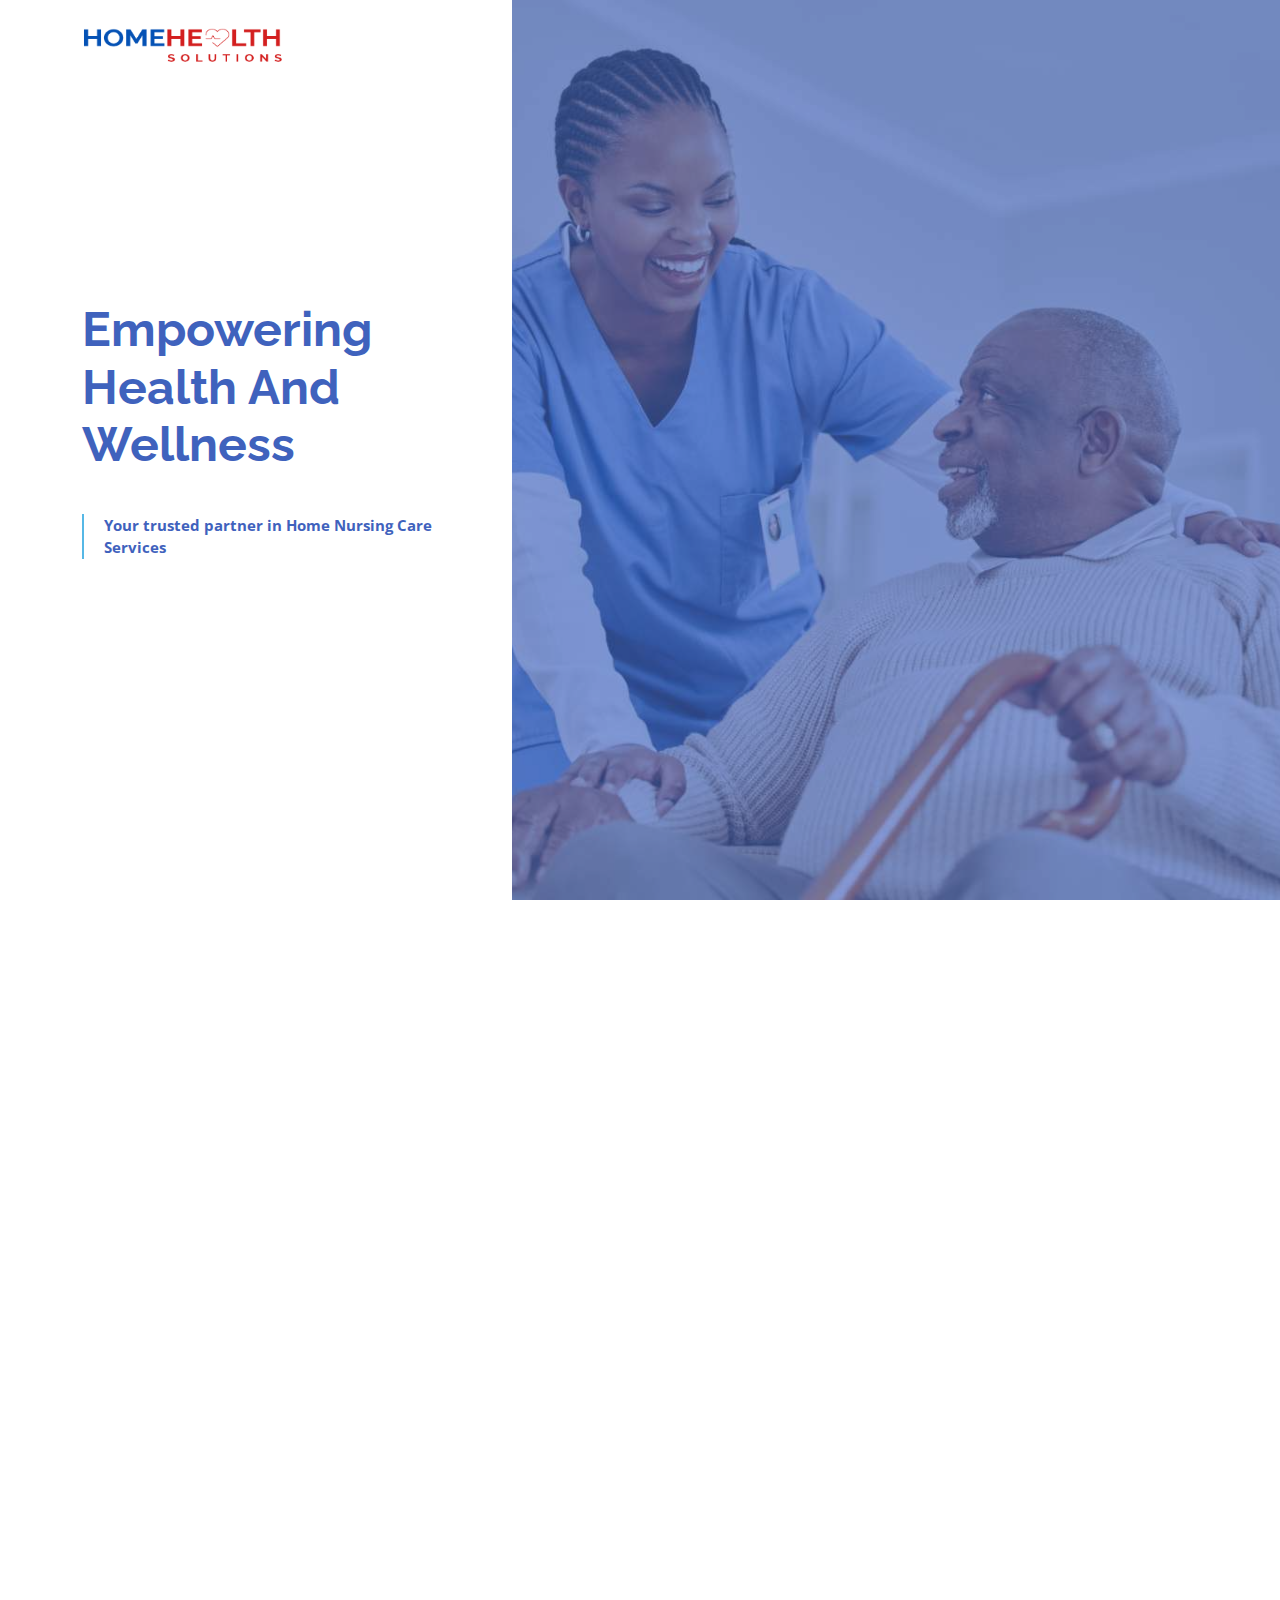
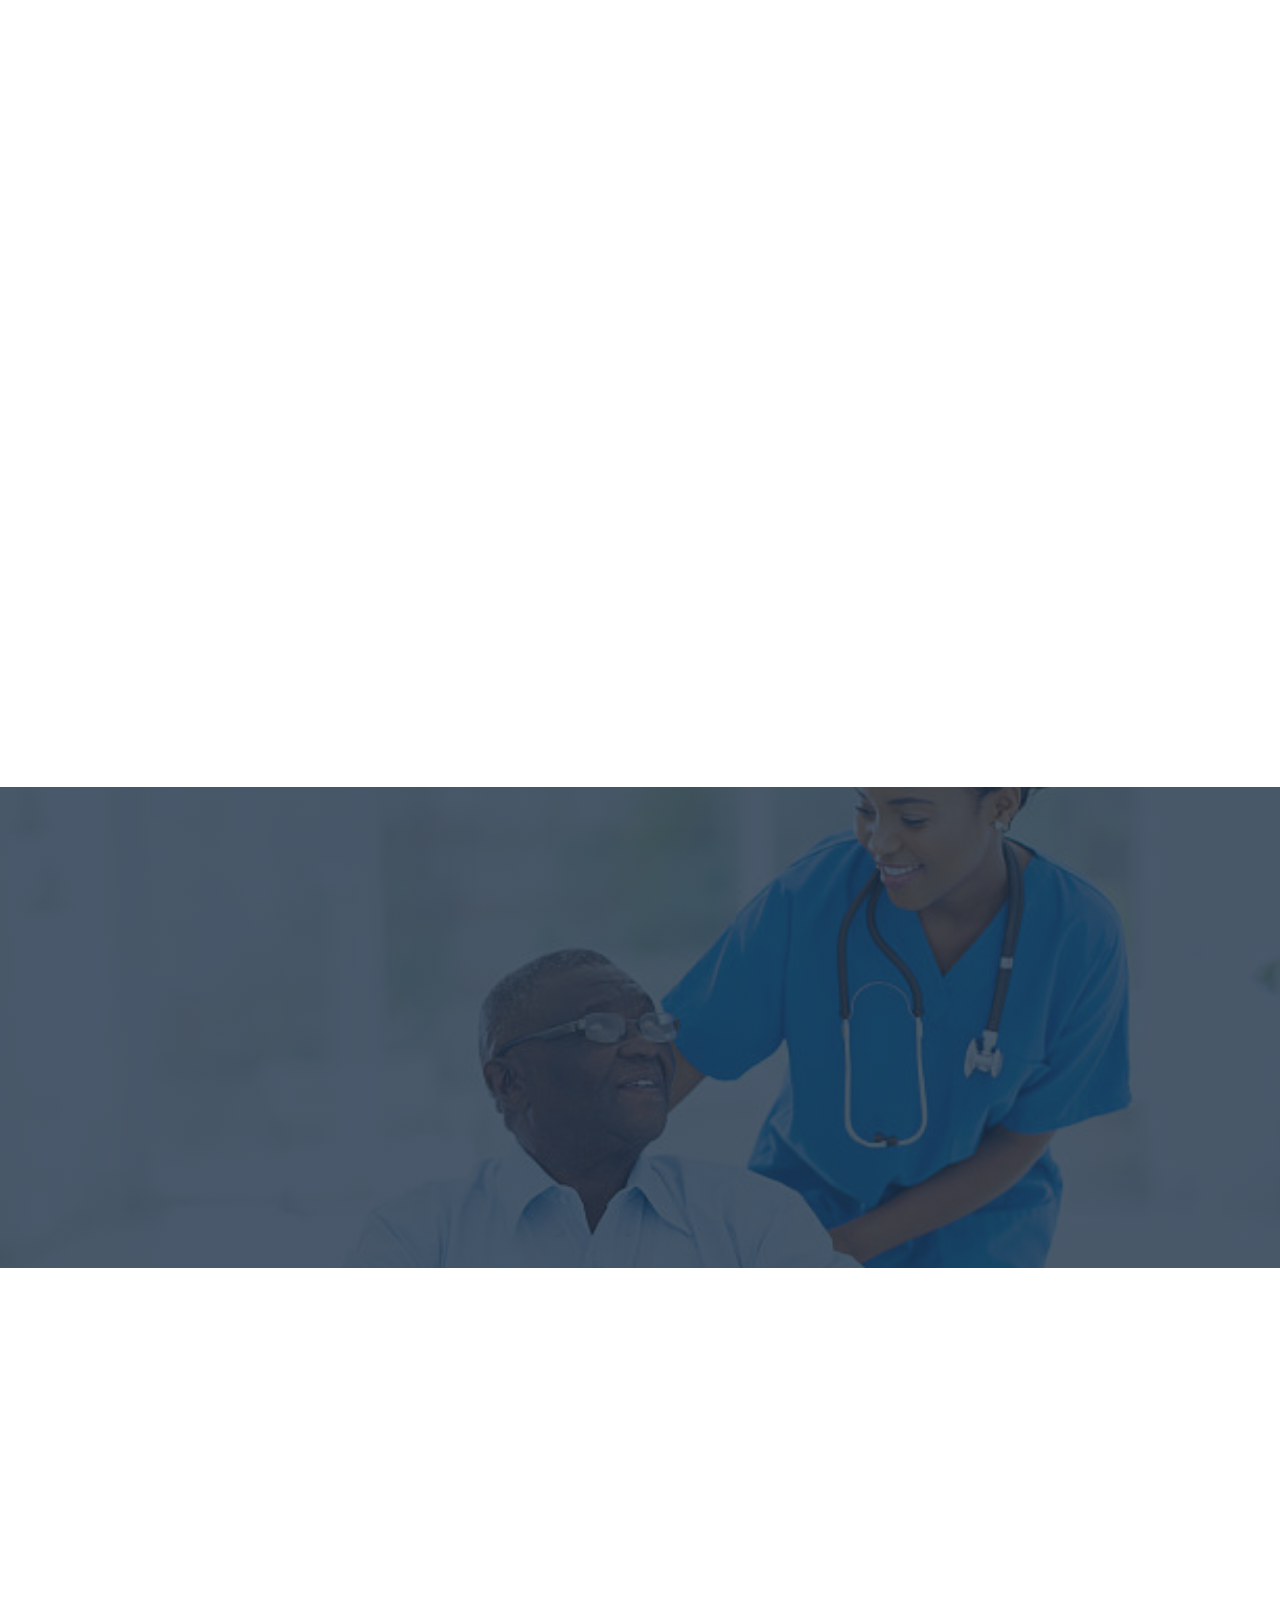
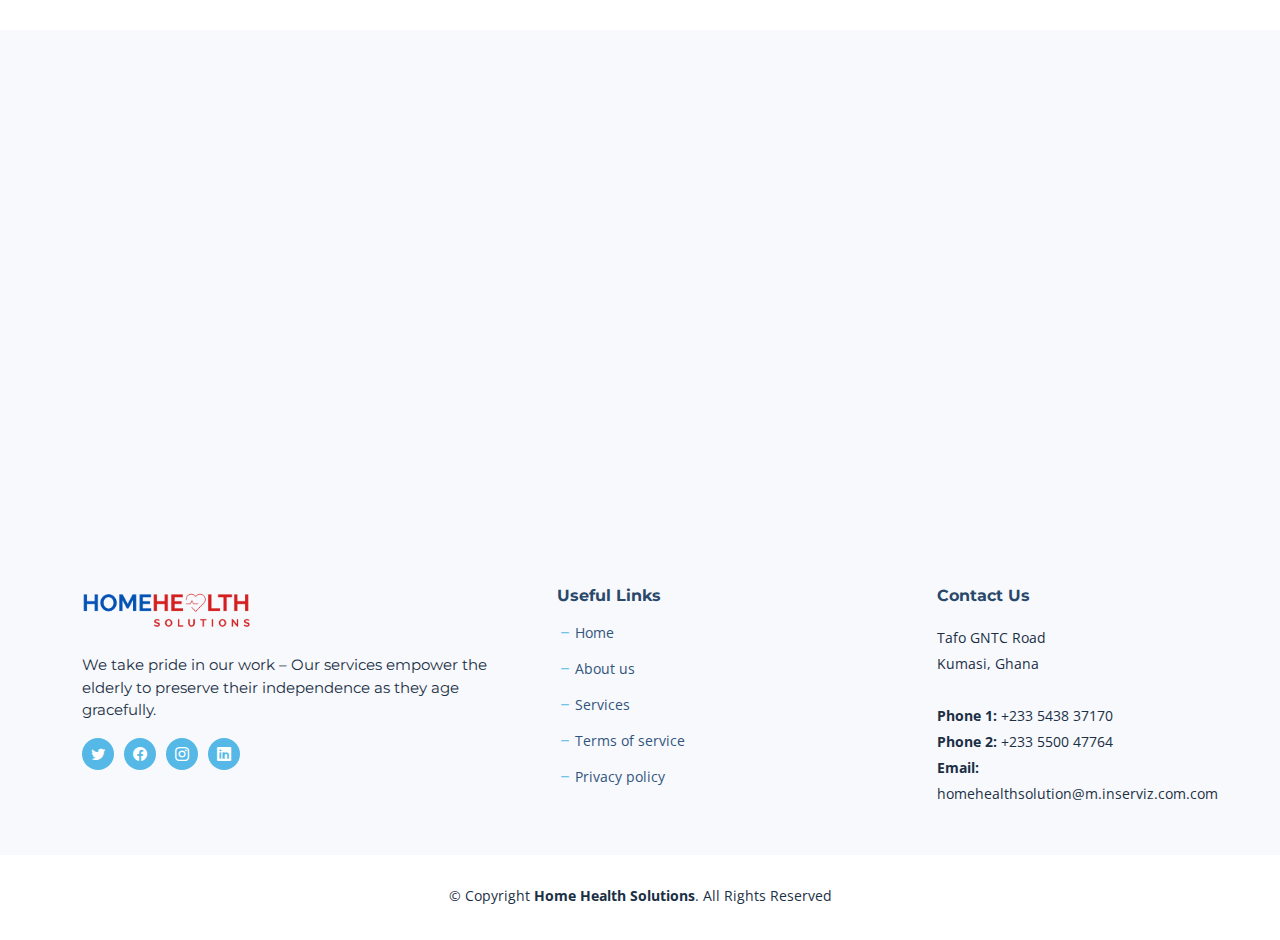
<file: index.html>
<!DOCTYPE html>
<html lang="en">
  <head>
    <meta charset="utf-8" />
    <meta content="width=device-width, initial-scale=1.0" name="viewport" />

    <title>Home Health Solutions</title>
    <meta content="" name="description" />
    <meta content="" name="keywords" />
    <meta name="robots" content="index, max-image-preview:large">
    <link rel="canonical" href="https://homehealthsolutions.inserviz.com/">
    <meta property="og:description" content="Home Health Solutions">
    <meta property="og:url" content="https://homehealthsolutions.inserviz.com">
    <meta property="og:title" content="Home Health Solutions">
    <meta name="twitter:title" content="Home Health Solutions">
    <meta name="twitter:card" content="summary_large_image">
    <meta property="og:site_name" content="Home Health Solutions">
    <meta name="twitter:title" content="Home Health Solutions">
    <meta name="twitter:image" content="assets/img/nurseandmadam.jpg">
    <meta property="og:image" content="assets/img/nurseandmadam.jpg">
    <!-- Favicons -->
    <link href="assets/img/iconpng.png" rel="icon" />
    <link href="assets/img/apple-touch-icon.png" rel="apple-touch-icon" />

    <!-- Google Fonts -->
    <link rel="preconnect" href="https://fonts.googleapis.com" />
    <link rel="preconnect" href="https://fonts.gstatic.com" crossorigin />
    <link
      href="https://fonts.googleapis.com/css2?family=Open+Sans:ital,wght@0,300;0,400;0,500;0,600;0,700;1,300;1,400;1,600;1,700&family=Montserrat:ital,wght@0,300;0,400;0,500;0,600;0,700;1,300;1,400;1,500;1,600;1,700&family=Raleway:ital,wght@0,300;0,400;0,500;0,600;0,700;1,300;1,400;1,500;1,600;1,700&display=swap"
      rel="stylesheet"
    />
    <link rel="manifest" href="./assets/manifest/site.webmanifest">


    <!-- Vendor CSS Files -->
    <link
      href="assets/vendor/bootstrap/css/bootstrap.min.css"
      rel="stylesheet"
    />
    <link
      href="assets/vendor/bootstrap-icons/bootstrap-icons.css"
      rel="stylesheet"
    />
    <link href="assets/vendor/aos/aos.css" rel="stylesheet" />
    <link
      href="assets/vendor/glightbox/css/glightbox.min.css"
      rel="stylesheet"
    />
    <link href="assets/vendor/swiper/swiper-bundle.min.css" rel="stylesheet" />
    <link href="assets/vendor/remixicon/remixicon.css" rel="stylesheet" />

    <!-- Template Main CSS File -->
    <link href="assets/css/main.css" rel="stylesheet" />

    <!-- =======================================================
  * Template Name: Nova
  * Updated: Jan 27 2024 with Bootstrap v5.3.2
  * Template URL: https://bootstrapmade.com/nova-bootstrap-business-template/
  * Author: BootstrapMade.com
  * License: https://bootstrapmade.com/license/
  ======================================================== -->
  </head>

  <body class="page-index">
    <!-- ======= Header ======= -->
    <header id="header" class="header d-flex align-items-center fixed-top">
      <div
        class="container-fluid container-xl d-flex align-items-center justify-content-between"
      >
        <a href="index.html" class="logo d-flex align-items-center">
          <!-- Uncomment the line below if you also wish to use an image logo -->
          <img src="assets/img/logo2.png" alt="" width="200" height="200" />
          <h1 class="d-flex align-items-center"></h1>
        </a>

        <i class="mobile-nav-toggle mobile-nav-show bi bi-list"></i>
        <i class="mobile-nav-toggle mobile-nav-hide d-none bi bi-x"></i>

        <nav id="navbar" class="navbar">
          <ul>
            <!-- <li><a href="index.html" class="active">Home</a></li>
            <li><a href="about.html">About</a></li>
            <li><a href="services.html">Services</a></li> -->
            <!-- <li><a href="portfolio.html">Portfolio</a></li> -->
            <!-- <li><a href="team.html">Team</a></li> -->
            <!-- <li><a href="blog.html">Blog</a></li> -->
            <!-- <li class="dropdown">
              <a href="#"
                ><span>Dropdown</span>
                <i class="bi bi-chevron-down dropdown-indicator"></i
              ></a>
              <ul>
                <li><a href="#">Dropdown 1</a></li>
                <li class="dropdown">
                  <a href="#"
                    ><span>Deep Dropdown</span>
                    <i class="bi bi-chevron-down dropdown-indicator"></i
                  ></a>
                  <ul>
                    <li><a href="#">Deep Dropdown 1</a></li>
                    <li><a href="#">Deep Dropdown 2</a></li>
                    <li><a href="#">Deep Dropdown 3</a></li>
                    <li><a href="#">Deep Dropdown 4</a></li>
                    <li><a href="#">Deep Dropdown 5</a></li>
                  </ul>
                </li>
                <li><a href="#">Dropdown 2</a></li>
                <li><a href="#">Dropdown 3</a></li>
                <li><a href="#">Dropdown 4</a></li>
              </ul>
            </li> -->
            <!-- <li><a href="contact.html">Contact</a></li> -->
          </ul>
        </nav>
        <!-- .navbar -->
      </div>
    </header>
    <!-- End Header -->

    <!-- ======= Hero Section ======= -->
    <section id="hero" class="hero d-flex align-items-center">
      <div class="container">
        <div class="row">
          <div class="col-xl-4">
            <h2 data-aos="fade-up">Empowering Health And Wellness</h2>
            <blockquote
              data-aos="fade-up"
              data-aos-delay="100"
              class="d-none d-md-block"
            >
              <p class="fw-bold">
                Your trusted partner in Home Nursing Care Services
              </p>
            </blockquote>
            <p class="fw-bold mt-3 d-md-none d-block">
              Your trusted partner in Home Nursing Care Services
            </p>
            <div class="d-flex" data-aos="fade-up" data-aos-delay="200">
              <!-- <a href="#about" class="btn-get-started">Get Started</a> -->
              <!-- <a
                href="https://www.youtube.com/watch?v=LXb3EKWsInQ"
                class="glightbox btn-watch-video d-flex align-items-center"
                ><i class="bi bi-play-circle"></i><span>Watch Video</span></a
              > -->
            </div>
          </div>
        </div>
      </div>
    </section>
    <!-- End Hero Section -->

    <main id="main">
      <!-- ======= Why Choose Us Section ======= -->
      <section id="why-us" class="why-us">
        <div class="container" data-aos="fade-up">
          <div class="section-header">
            <h2>Why Choose Us</h2>
          </div>

          <div class="row g-0" data-aos="fade-up" data-aos-delay="200">
            <div
              class="col-xl-5 img-bg"
              style="background-image: url('assets/img/nurseandmadam.jpg')"
            ></div>
            <div class="col-xl-7 slides position-relative">
              <div class="slides-1 swiper">
                <div class="swiper-wrapper">
                  <div class="swiper-slide">
                    <div class="item">
                      <h3 class="mb-3">Comprehensive General Nursing Care</h3>
                      <h4 class="mb-3">Personalized Care Plans</h4>
                      <p>
                        Our team of skilled nurses creates personalized care
                        plans to address your unique health requirements. From
                        medication management to monitoring vital signs, we
                        provide compassionate and comprehensive general nursing
                        care to enhance your overall well-being.
                      </p>
                    </div>
                  </div>
                  <!-- End slide item -->

                  <div class="swiper-slide">
                    <div class="item">
                      <h3 class="mb-3">Expert Medical Consultation</h3>
                      <h4 class="mb-3">Experienced Healthcare Professionals</h4>
                      <p>
                        Our team of dedicated healthcare professionals includes
                        experienced nurses and medical consultants who are
                        committed to providing personalized and comprehensive
                        medical consultations. With a wealth of knowledge and
                        expertise, we ensure that you receive the highest
                        standard of care tailored to your specific needs.
                      </p>
                    </div>
                  </div>
                  <!-- End slide item -->

                  <div class="swiper-slide">
                    <div class="item">
                      <h3 class="mb-3">
                        Advanced Wound Dressing and Mobile Pharmacy
                      </h3>
                      <h4 class="mb-3">Specialized Wound Care</h4>
                      <p>
                        Our skilled nursing team specializes in wound care,
                        utilizing the latest techniques and treatments to
                        promote efficient healing. Whether you require
                        post-surgical wound care or management of chronic
                        wounds, we are equipped to deliver effective and
                        compassionate services in the comfort of your home.
                      </p>
                    </div>
                  </div>
                  <!-- End slide item -->

                  <div class="swiper-slide">
                    <div class="item">
                      <h3 class="mb-3">
                        Comprehensive Laboratory Testing and Timely Results
                      </h3>
                      <h4 class="mb-3">Rapid Turnaround Time</h4>
                      <p>
                        We understand the importance of timely information in
                        healthcare decision-making. Our streamlined processes
                        and efficient laboratory services guarantee a rapid
                        turnaround time for test results. This commitment to
                        swift diagnostics enables our healthcare professionals
                        to tailor your care plan promptly and accurately.
                      </p>
                    </div>
                  </div>
                  <!-- End slide item -->
                </div>
                <div class="swiper-pagination"></div>
              </div>
              <div class="swiper-button-prev"></div>
              <div class="swiper-button-next"></div>
            </div>
          </div>
        </div>
      </section>
      <!-- End Why Choose Us Section -->

      <!-- ======= Our Services Section ======= -->
      <section id="services-list" class="services-list">
        <div class="container" data-aos="fade-up">
          <div class="section-header">
            <h2>Our Services</h2>
          </div>

          <div class="row gy-5">
            <div
              class="col-lg-4 col-md-6 service-item d-flex"
              data-aos="fade-up"
              data-aos-delay="100"
            >
              <div class="icon flex-shrink-0">
                <i class="bi bi-h-circle" style="color: #f57813"></i>
              </div>
              <div>
                <h4 class="title">
                  <a href="#" class="stretched-link">Medical Consultation</a>
                </h4>
                <p class="description">
                  Embracing the latest technology, we offer virtual
                  consultations for your convenience.
                </p>
              </div>
            </div>
            <!-- End Service Item -->

            <div
              class="col-lg-4 col-md-6 service-item d-flex"
              data-aos="fade-up"
              data-aos-delay="200"
            >
              <div class="icon flex-shrink-0">
                <i class="bi bi-clipboard-heart" style="color: #15a04a"></i>
              </div>
              <div>
                <h4 class="title">
                  <a href="#" class="stretched-link">General Nursing Care</a>
                </h4>
                <p class="description">
                  Understanding that healthcare needs can vary, we offer
                  flexible scheduling options. Our nursing care services are
                  designed to accommodate your lifestyle, providing the support
                  you need when you need it most.
                </p>
              </div>
            </div>
            <!-- End Service Item -->

            <div
              class="col-lg-4 col-md-6 service-item d-flex"
              data-aos="fade-up"
              data-aos-delay="300"
            >
              <div class="icon flex-shrink-0">
                <i class="bi bi-heart-pulse" style="color: #d90769"></i>
              </div>
              <div>
                <h4 class="title">
                  <a href="#" class="stretched-link">Wound Dressing</a>
                </h4>
                <p class="description">
                  Our skilled nursing team specializes in wound care, utilizing
                  the latest techniques and treatments to promote efficient
                  healing.
                </p>
              </div>
            </div>
            <!-- End Service Item -->

            <div
              class="col-lg-4 col-md-6 service-item d-flex"
              data-aos="fade-up"
              data-aos-delay="400"
            >
              <div class="icon flex-shrink-0">
                <i class="bi bi-h-square" style="color: #15bfbc"></i>
              </div>
              <div>
                <h4 class="title">
                  <a href="#" class="stretched-link">Mobile Pharmacy</a>
                </h4>
                <p class="description">
                  Our mobile pharmacy services ensure that you have access to
                  medications and medical supplies without the hassle of
                  visiting a traditional pharmacy.
                </p>
              </div>
            </div>
            <!-- End Service Item -->

            <div
              class="col-lg-4 col-md-6 service-item d-flex"
              data-aos="fade-up"
              data-aos-delay="500"
            >
              <div class="icon flex-shrink-0">
                <i class="bi bi-binoculars" style="color: #f5cf13"></i>
              </div>
              <div>
                <h4 class="title">
                  <a href="#" class="stretched-link">Laboratory Testing</a>
                </h4>
                <p class="description">
                  Skip the hassle of traveling to a laboratory facility – our
                  team brings the lab to you. From routine blood tests to more
                  specialized diagnostics, our at-home laboratory services
                  prioritize your convenience without compromising the precision
                  and quality of the results.
                </p>
              </div>
            </div>
            <!-- End Service Item -->

            <div
              class="col-lg-4 col-md-6 service-item d-flex"
              data-aos="fade-up"
              data-aos-delay="600"
            >
              <div class="icon flex-shrink-0">
                <i class="bi bi-hospital" style="color: #1335f5"></i>
              </div>
              <div>
                <h4 class="title">
                  <a href="#" class="stretched-link">Emergency Care</a>
                </h4>
                <p class="description">
                  Our dedicated emergency response team comprises highly trained
                  healthcare professionals equipped to handle a range of medical
                  emergencies.
                </p>
              </div>
            </div>
            <!-- End Service Item -->
          </div>
        </div>
      </section>
      <!-- End Our Services Section -->

      <!-- ======= Call To Action Section ======= -->
      <section id="call-to-action" class="call-to-action">
        <div class="container" data-aos="fade-up">
          <div class="row justify-content-center">
            <div class="col-lg-6 text-center">
              <h3 class="fs-2">Our core values</h3>
              <p class="fs-2">
                "We take pride in our work – Our services empower the elderly to
                preserve their independence as they age gracefully."
              </p>
              <!-- <a class="cta-btn" href="#">Call To Action</a> -->
            </div>
          </div>
        </div>
      </section>
      <!-- End Call To Action Section -->

      <!-- ======= Features Section ======= -->
      <section id="features" class="features">
        <div class="container" data-aos="fade-up">
          <div class="row">
            <div class="col-lg-7" data-aos="fade-up" data-aos-delay="100">
              <h3>Our key services</h3>

              <div class="row gy-4">
                <div class="col-md-6">
                  <div class="icon-list d-flex">
                    <i class="bi bi-h-circle" style="color: #ffbb2c"></i>
                    <span>Medical consultation</span>
                  </div>
                </div>

                <div class="col-md-6">
                  <div class="icon-list d-flex">
                    <i class="bi bi-clipboard-heart" style="color: #5578ff"></i>
                    <span>General nursing care</span>
                  </div>
                </div>

                <div class="col-md-6">
                  <div class="icon-list d-flex">
                    <i class="bi bi-heart-pulse" style="color: #e80368"></i>
                    <span>Wound dressing</span>
                  </div>
                </div>

                <div class="col-md-6">
                  <div class="icon-list d-flex">
                    <i class="bi bi-h-square" style="color: #e361ff"></i>
                    <span>Mobile pharmacy</span>
                  </div>
                </div>

                <div class="col-md-6">
                  <div class="icon-list d-flex">
                    <i class="bi bi-binoculars" style="color: #47aeff"></i>
                    <span>Laboratory testing</span>
                  </div>
                </div>

                <div class="col-md-6">
                  <div class="icon-list d-flex">
                    <i class="bi bi-hospital" style="color: #ffa76e"></i>
                    <span>Emergency care</span>
                  </div>
                </div>
              </div>
            </div>
            <div
              class="col-lg-5 position-relative"
              data-aos="fade-up"
              data-aos-delay="200"
            >
              <div class="phone-wrap">
                <img
                  src="assets/img/mobile.png"
                  alt="Image"
                  class="img-fluid"
                />
              </div>
            </div>
          </div>
        </div>

        <div class="details">
          <div class="container" data-aos="fade-up" data-aos-delay="300">
            <div class="row">
              <div class="col-md-6">
                <h4>Our Mission</h4>
                <p>
                  "Our mission is to enhance the quality of life for individuals
                  in need of healthcare services. We are dedicated to providing
                  compassionate and comprehensive care that promotes well-being,
                  preserves independence, and ensures the comfort and dignity of
                  our clients. Through our commitment to excellence, innovation,
                  and personalized attention, we strive to be a trusted partner
                  on the journey to optimal health."
                </p>
                <a href="#about" class="btn-get-started">Get Started</a>
              </div>
            </div>
          </div>
        </div>
      </section>
      <!-- End Features Section -->

      <!-- ======= Recent Blog Posts Section ======= -->
      <!-- <section id="recent-posts" class="recent-posts">
        <div class="container" data-aos="fade-up">
          <div class="section-header">
            <h2>Recent Blog Posts</h2>
          </div>

          <div class="row gy-5">
            <div
              class="col-xl-3 col-md-6"
              data-aos="fade-up"
              data-aos-delay="100"
            >
              <div class="post-box">
                <div class="post-img">
                  <img
                    src="assets/img/blog/blog-1.jpg"
                    class="img-fluid"
                    alt=""
                  />
                </div>
                <div class="meta">
                  <span class="post-date">Tue, December 12</span>
                  <span class="post-author"> / Julia Parker</span>
                </div>
                <h3 class="post-title">
                  Eum ad dolor et. Autem aut fugiat debitis
                </h3>
                <p>
                  Illum voluptas ab enim placeat. Adipisci enim velit nulla. Vel
                  omnis laudantium. Asperiores eum ipsa est officiis. Modi qui
                  magni est...
                </p>
                <a href="blog-details.html" class="readmore stretched-link"
                  ><span>Read More</span><i class="bi bi-arrow-right"></i
                ></a>
              </div>
            </div>

            <div
              class="col-xl-3 col-md-6"
              data-aos="fade-up"
              data-aos-delay="200"
            >
              <div class="post-box">
                <div class="post-img">
                  <img
                    src="assets/img/blog/blog-2.jpg"
                    class="img-fluid"
                    alt=""
                  />
                </div>
                <div class="meta">
                  <span class="post-date">Fri, September 05</span>
                  <span class="post-author"> / Mario Douglas</span>
                </div>
                <h3 class="post-title">
                  Et repellendus molestiae qui est sed omnis
                </h3>
                <p>
                  Voluptatem nesciunt omnis libero autem tempora enim ut ipsam
                  id. Odit quia ab eum assumenda. Quisquam omnis doloribus...
                </p>
                <a href="blog-details.html" class="readmore stretched-link"
                  ><span>Read More</span><i class="bi bi-arrow-right"></i
                ></a>
              </div>
            </div>

            <div
              class="col-xl-3 col-md-6"
              data-aos="fade-up"
              data-aos-delay="300"
            >
              <div class="post-box">
                <div class="post-img">
                  <img
                    src="assets/img/blog/blog-3.jpg"
                    class="img-fluid"
                    alt=""
                  />
                </div>
                <div class="meta">
                  <span class="post-date">Tue, July 27</span>
                  <span class="post-author"> / Lisa Hunter</span>
                </div>
                <h3 class="post-title">Quia assumenda est et veritati</h3>
                <p>
                  Quia nam eaque omnis explicabo similique eum quaerat similique
                  laboriosam. Quis omnis repellat sed quae consectetur magnam...
                </p>
                <a href="blog-details.html" class="readmore stretched-link"
                  ><span>Read More</span><i class="bi bi-arrow-right"></i
                ></a>
              </div>
            </div>

            <div
              class="col-xl-3 col-md-6"
              data-aos="fade-up"
              data-aos-delay="400"
            >
              <div class="post-box">
                <div class="post-img">
                  <img
                    src="assets/img/blog/blog-4.jpg"
                    class="img-fluid"
                    alt=""
                  />
                </div>
                <div class="meta">
                  <span class="post-date">Tue, Sep 16</span>
                  <span class="post-author"> / Mario Douglas</span>
                </div>
                <h3 class="post-title">
                  Pariatur quia facilis similique deleniti
                </h3>
                <p>
                  Et consequatur eveniet nam voluptas commodi cumque ea est ex.
                  Aut quis omnis sint ipsum earum quia eligendi...
                </p>
                <a href="blog-details.html" class="readmore stretched-link"
                  ><span>Read More</span><i class="bi bi-arrow-right"></i
                ></a>
              </div>
            </div>
          </div>
        </div>
      </section> -->
      <!-- End Recent Blog Posts Section -->
    </main>
    <!-- End #main -->

    <!-- ======= Footer ======= -->
    <footer id="footer" class="footer">
      <div class="footer-content">
        <div class="container">
          <div class="row gy-4">
            <div class="col-lg-5 col-md-12 footer-info">
              <a href="index.html" class="logo d-flex align-items-center">
                <span><img src="./assets/img/logo2.png" alt="" /></span>
              </a>
              <p>
                We take pride in our work – Our services empower the elderly to
                preserve their independence as they age gracefully.
              </p>
              <div class="social-links d-flex mt-3">
                <a href="#" class="twitter"><i class="bi bi-twitter"></i></a>
                <a href="#" class="facebook"><i class="bi bi-facebook"></i></a>
                <a href="#" class="instagram"
                  ><i class="bi bi-instagram"></i
                ></a>
                <a href="#" class="linkedin"><i class="bi bi-linkedin"></i></a>
              </div>
            </div>

            <div class="col-lg-2 col-6 footer-links">
              <h4>Useful Links</h4>
              <ul>
                <li><i class="bi bi-dash"></i> <a href="#">Home</a></li>
                <li><i class="bi bi-dash"></i> <a href="#">About us</a></li>
                <li><i class="bi bi-dash"></i> <a href="#">Services</a></li>
                <li>
                  <i class="bi bi-dash"></i> <a href="#">Terms of service</a>
                </li>
                <li>
                  <i class="bi bi-dash"></i> <a href="#">Privacy policy</a>
                </li>
              </ul>
            </div>

            <div class="col-lg-2 col-6 footer-links">
              <!-- <h4>Our Services</h4>
              <ul>
                <li><i class="bi bi-dash"></i> <a href="#">Web Design</a></li>
                <li>
                  <i class="bi bi-dash"></i> <a href="#">Web Development</a>
                </li>
                <li>
                  <i class="bi bi-dash"></i> <a href="#">Product Management</a>
                </li>
                <li><i class="bi bi-dash"></i> <a href="#">Marketing</a></li>
                <li>
                  <i class="bi bi-dash"></i> <a href="#">Graphic Design</a>
                </li>
              </ul> -->
            </div>

            <div
              class="col-lg-3 col-md-12 footer-contact text-center text-md-start"
            >
              <h4>Contact Us</h4>
              <p>
                Tafo GNTC Road <br />
                Kumasi, Ghana <br /><br />
                <strong>Phone 1:</strong> +233 5438 37170<br />
                <strong>Phone 2:</strong> +233 5500 47764<br />
                <strong>Email:</strong>
                homehealthsolution@m.inserviz.com.com<br />
              </p>
            </div>
          </div>
        </div>
      </div>

      <div class="footer-legal">
        <div class="container">
          <div class="copyright">
            &copy; Copyright <strong><span>Home Health Solutions</span></strong
            >. All Rights Reserved
          </div>
          <div class="credits">
            <!-- All the links in the footer should remain intact. -->
            <!-- You can delete the links only if you purchased the pro version. -->
            <!-- Licensing information: https://bootstrapmade.com/license/ -->
            <!-- Purchase the pro version with working PHP/AJAX contact form: https://bootstrapmade.com/nova-bootstrap-business-template/ -->
            <!-- Designed by <a href="https://bootstrapmade.com/">BootstrapMade</a> -->
          </div>
        </div>
      </div>
    </footer>
    <!-- End Footer --><!-- End Footer -->

    <a
      href="#"
      class="scroll-top d-flex align-items-center justify-content-center"
      ><i class="bi bi-arrow-up-short"></i
    ></a>

    <div id="preloader"></div>

    <!-- Vendor JS Files -->
    <script src="assets/vendor/bootstrap/js/bootstrap.bundle.min.js"></script>
    <script src="assets/vendor/aos/aos.js"></script>
    <script src="assets/vendor/glightbox/js/glightbox.min.js"></script>
    <script src="assets/vendor/swiper/swiper-bundle.min.js"></script>
    <script src="assets/vendor/isotope-layout/isotope.pkgd.min.js"></script>
    <script src="assets/vendor/php-email-form/validate.js"></script>

    <!-- Template Main JS File -->
    <script src="assets/js/main.js"></script>
  </body>
</html>
</file>
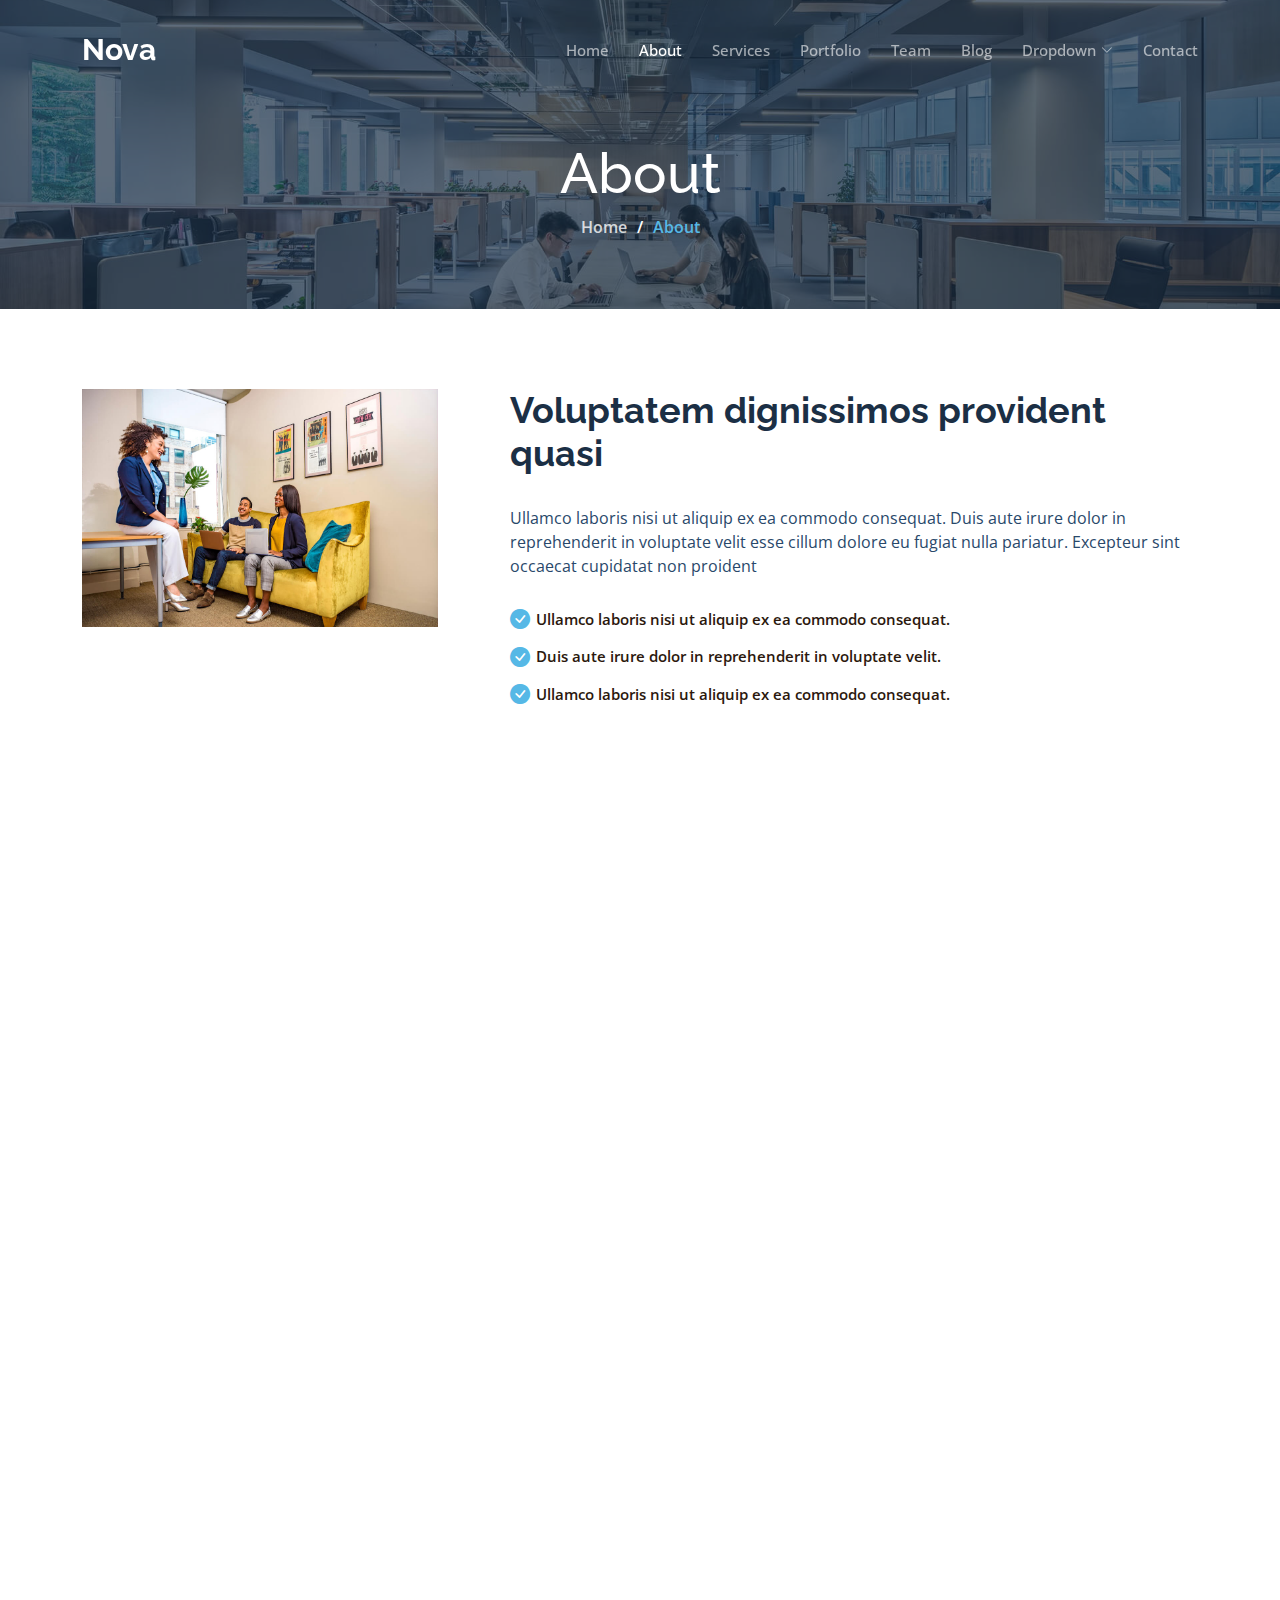
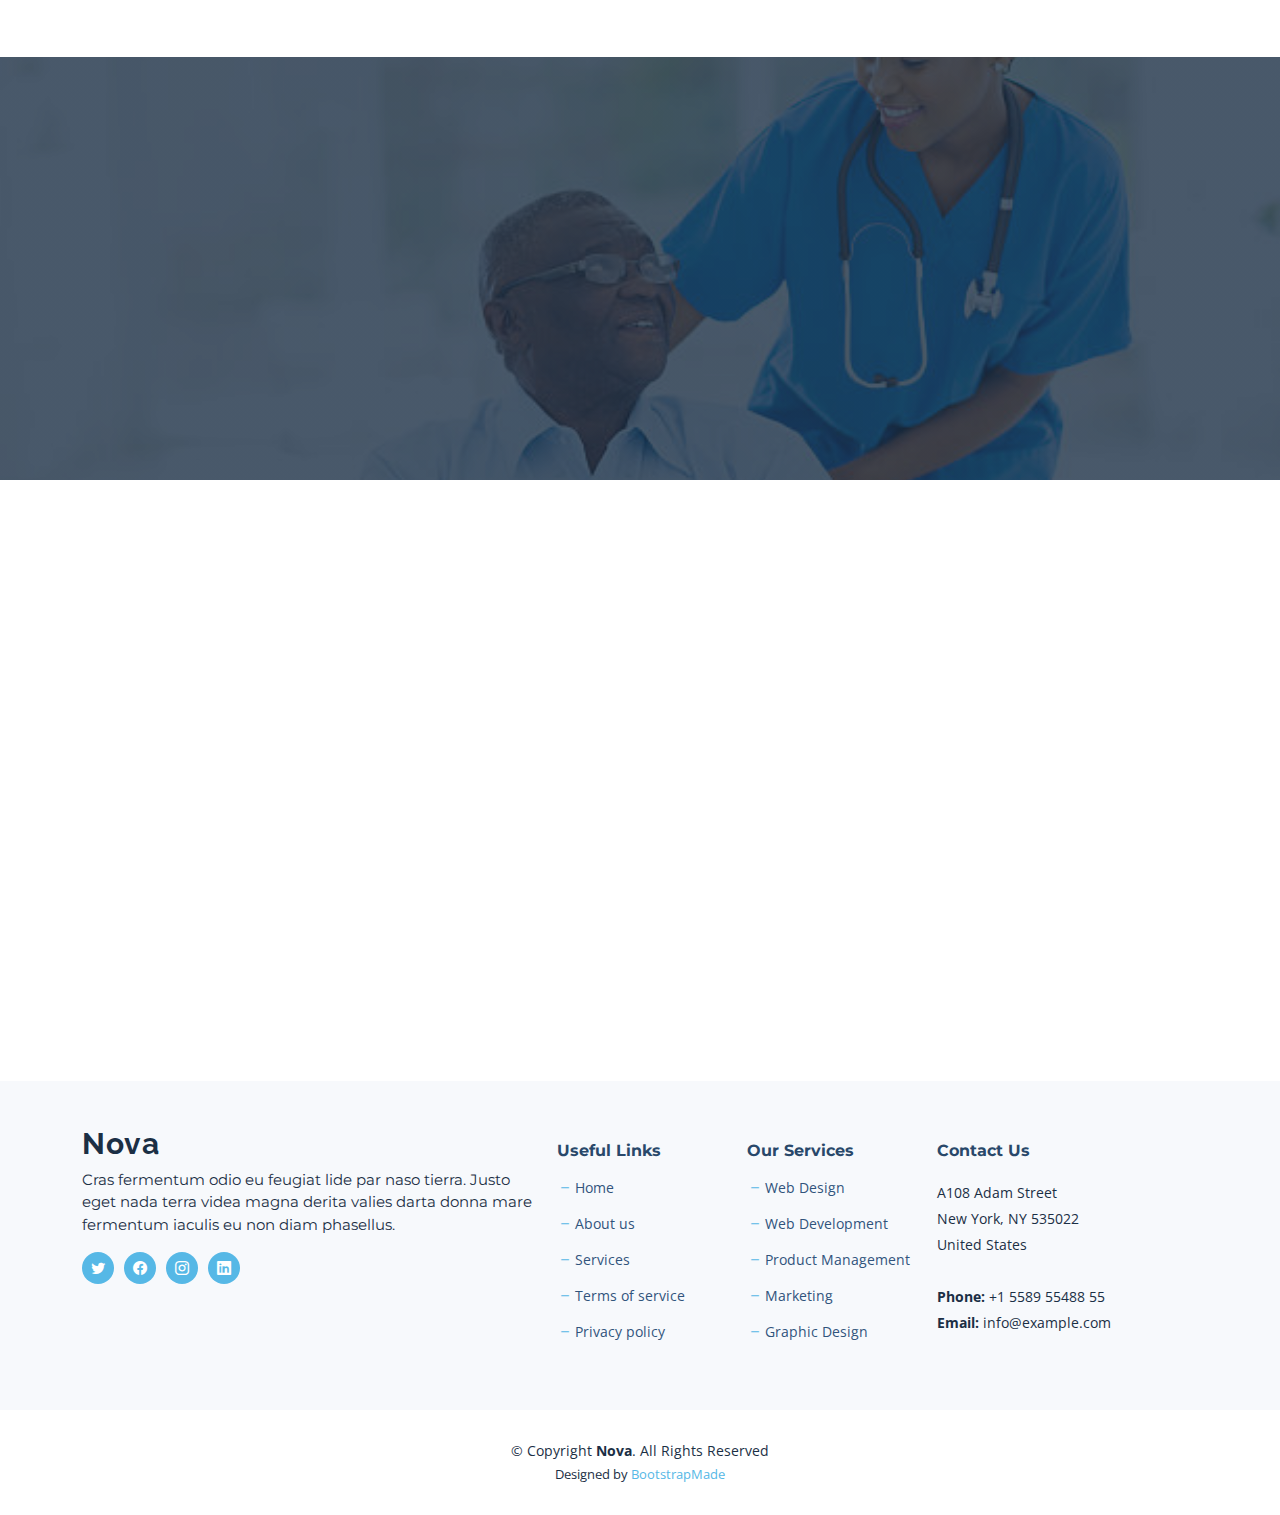
<file: about.html>
<!DOCTYPE html>
<html lang="en">

<head>
  <meta charset="utf-8">
  <meta content="width=device-width, initial-scale=1.0" name="viewport">

  <title>Nova Bootstrap Template - About</title>
  <meta content="" name="description">
  <meta content="" name="keywords">

  <!-- Favicons -->
  <link href="assets/img/favicon.png" rel="icon">
  <link href="assets/img/apple-touch-icon.png" rel="apple-touch-icon">

  <!-- Google Fonts -->
  <link rel="preconnect" href="https://fonts.googleapis.com">
  <link rel="preconnect" href="https://fonts.gstatic.com" crossorigin>
  <link href="https://fonts.googleapis.com/css2?family=Open+Sans:ital,wght@0,300;0,400;0,500;0,600;0,700;1,300;1,400;1,600;1,700&family=Montserrat:ital,wght@0,300;0,400;0,500;0,600;0,700;1,300;1,400;1,500;1,600;1,700&family=Raleway:ital,wght@0,300;0,400;0,500;0,600;0,700;1,300;1,400;1,500;1,600;1,700&display=swap" rel="stylesheet">

  <!-- Vendor CSS Files -->
  <link href="assets/vendor/bootstrap/css/bootstrap.min.css" rel="stylesheet">
  <link href="assets/vendor/bootstrap-icons/bootstrap-icons.css" rel="stylesheet">
  <link href="assets/vendor/aos/aos.css" rel="stylesheet">
  <link href="assets/vendor/glightbox/css/glightbox.min.css" rel="stylesheet">
  <link href="assets/vendor/swiper/swiper-bundle.min.css" rel="stylesheet">
  <link href="assets/vendor/remixicon/remixicon.css" rel="stylesheet">

  <!-- Template Main CSS File -->
  <link href="assets/css/main.css" rel="stylesheet">

  <!-- =======================================================
  * Template Name: Nova
  * Updated: Jan 27 2024 with Bootstrap v5.3.2
  * Template URL: https://bootstrapmade.com/nova-bootstrap-business-template/
  * Author: BootstrapMade.com
  * License: https://bootstrapmade.com/license/
  ======================================================== -->
</head>

<body class="page-about">

  <!-- ======= Header ======= -->
  <header id="header" class="header d-flex align-items-center fixed-top">
    <div class="container-fluid container-xl d-flex align-items-center justify-content-between">

      <a href="index.html" class="logo d-flex align-items-center">
        <!-- Uncomment the line below if you also wish to use an image logo -->
        <!-- <img src="assets/img/logo.png" alt=""> -->
        <h1 class="d-flex align-items-center">Nova</h1>
      </a>

      <i class="mobile-nav-toggle mobile-nav-show bi bi-list"></i>
      <i class="mobile-nav-toggle mobile-nav-hide d-none bi bi-x"></i>

      <nav id="navbar" class="navbar">
        <ul>
          <li><a href="index.html">Home</a></li>
          <li><a href="about.html" class="active">About</a></li>
          <li><a href="services.html">Services</a></li>
          <li><a href="portfolio.html">Portfolio</a></li>
          <li><a href="team.html">Team</a></li>
          <li><a href="blog.html">Blog</a></li>
          <li class="dropdown"><a href="#"><span>Dropdown</span> <i class="bi bi-chevron-down dropdown-indicator"></i></a>
            <ul>
              <li><a href="#">Dropdown 1</a></li>
              <li class="dropdown"><a href="#"><span>Deep Dropdown</span> <i class="bi bi-chevron-down dropdown-indicator"></i></a>
                <ul>
                  <li><a href="#">Deep Dropdown 1</a></li>
                  <li><a href="#">Deep Dropdown 2</a></li>
                  <li><a href="#">Deep Dropdown 3</a></li>
                  <li><a href="#">Deep Dropdown 4</a></li>
                  <li><a href="#">Deep Dropdown 5</a></li>
                </ul>
              </li>
              <li><a href="#">Dropdown 2</a></li>
              <li><a href="#">Dropdown 3</a></li>
              <li><a href="#">Dropdown 4</a></li>
            </ul>
          </li>
          <li><a href="contact.html">Contact</a></li>
        </ul>
      </nav><!-- .navbar -->

    </div>
  </header><!-- End Header -->

  <main id="main">

    <!-- ======= Breadcrumbs ======= -->
    <div class="breadcrumbs d-flex align-items-center" style="background-image: url('assets/img/about-header.jpg');">
      <div class="container position-relative d-flex flex-column align-items-center">

        <h2>About</h2>
        <ol>
          <li><a href="index.html">Home</a></li>
          <li>About</li>
        </ol>

      </div>
    </div><!-- End Breadcrumbs -->

    <!-- ======= About Section ======= -->
    <section id="about" class="about">
      <div class="container" data-aos="fade-up">

        <div class="row gy-4" data-aos="fade-up">
          <div class="col-lg-4">
            <img src="assets/img/about.jpg" class="img-fluid" alt="">
          </div>
          <div class="col-lg-8">
            <div class="content ps-lg-5">
              <h3>Voluptatem dignissimos provident quasi</h3>
              <p>
                Ullamco laboris nisi ut aliquip ex ea commodo consequat. Duis aute irure dolor in reprehenderit in voluptate
                velit esse cillum dolore eu fugiat nulla pariatur. Excepteur sint occaecat cupidatat non proident
              </p>
              <ul>
                <li><i class="bi bi-check-circle-fill"></i> Ullamco laboris nisi ut aliquip ex ea commodo consequat.</li>
                <li><i class="bi bi-check-circle-fill"></i> Duis aute irure dolor in reprehenderit in voluptate velit.</li>
                <li><i class="bi bi-check-circle-fill"></i> Ullamco laboris nisi ut aliquip ex ea commodo consequat.</li>
              </ul>
            </div>
          </div>
        </div>

      </div>
    </section><!-- End About Section -->

    <!-- ======= Why Choose Us Section ======= -->
    <section id="why-us" class="why-us">
      <div class="container" data-aos="fade-up">

        <div class="section-header">
          <h2>Why Choose Us</h2>

        </div>

        <div class="row g-0" data-aos="fade-up" data-aos-delay="200">

          <div class="col-xl-5 img-bg" style="background-image: url('assets/img/why-us-bg.jpg')"></div>
          <div class="col-xl-7 slides  position-relative">

            <div class="slides-1 swiper">
              <div class="swiper-wrapper">

                <div class="swiper-slide">
                  <div class="item">
                    <h3 class="mb-3">Let's grow your business together</h3>
                    <h4 class="mb-3">Optio reiciendis accusantium iusto architecto at quia minima maiores quidem, dolorum.</h4>
                    <p>Lorem ipsum dolor sit amet consectetur adipisicing elit. Repellendus, ipsam perferendis asperiores explicabo vel tempore velit totam, natus nesciunt accusantium dicta quod quibusdam ipsum maiores nobis non, eum. Ullam reiciendis dignissimos laborum aut, magni voluptatem velit doloribus quas sapiente optio.</p>
                  </div>
                </div><!-- End slide item -->

                <div class="swiper-slide">
                  <div class="item">
                    <h3 class="mb-3">Unde perspiciatis ut repellat dolorem</h3>
                    <h4 class="mb-3">Amet cumque nam sed voluptas doloribus iusto. Dolorem eos aliquam quis.</h4>
                    <p>Dolorem quia fuga consectetur voluptatem. Earum consequatur nulla maxime necessitatibus cum accusamus. Voluptatem dolorem ut numquam dolorum delectus autem veritatis facilis. Et ea ut repellat ea. Facere est dolores fugiat dolor.</p>
                  </div>
                </div><!-- End slide item -->

                <div class="swiper-slide">
                  <div class="item">
                    <h3 class="mb-3">Aliquid non alias minus</h3>
                    <h4 class="mb-3">Necessitatibus voluptatibus explicabo dolores a vitae voluptatum.</h4>
                    <p>Neque voluptates aut. Soluta aut perspiciatis porro deserunt. Voluptate ut itaque velit. Aut consectetur voluptatem aspernatur sequi sit laborum. Voluptas enim dolorum fugiat aut.</p>
                  </div>
                </div><!-- End slide item -->

                <div class="swiper-slide">
                  <div class="item">
                    <h3 class="mb-3">Necessitatibus suscipit non voluptatem quibusdam</h3>
                    <h4 class="mb-3">Tempora quos est ut quia adipisci ut voluptas. Deleniti laborum soluta nihil est. Eum similique neque autem ut.</h4>
                    <p>Ut rerum et autem vel. Et rerum molestiae aut sit vel incidunt sit at voluptatem. Saepe dolorem et sed voluptate impedit. Ad et qui sint at qui animi animi rerum.</p>
                  </div>
                </div><!-- End slide item -->

              </div>
              <div class="swiper-pagination"></div>
            </div>
            <div class="swiper-button-prev"></div>
            <div class="swiper-button-next"></div>
          </div>

        </div>

      </div>
    </section><!-- End Why Choose Us Section -->

    <!-- ======= Call To Action Section ======= -->
    <section id="call-to-action" class="call-to-action">
      <div class="container" data-aos="fade-up">
        <div class="row justify-content-center">
          <div class="col-lg-6 text-center">
            <h3>Ut fugiat aliquam aut non</h3>
            <p>Duis aute irure dolor in reprehenderit in voluptate velit esse cillum dolore eu fugiat nulla pariatur. Excepteur sint occaecat cupidatat non proident.</p>
            <a class="cta-btn" href="#">Call To Action</a>
          </div>
        </div>

      </div>
    </section><!-- End Call To Action Section -->

    <!-- ======= Team Section ======= -->
    <section id="team" class="team">
      <div class="container" data-aos="fade-up">

        <div class="section-header">
          <h2>Our Team</h2>

        </div>

        <div class="row gy-4">

          <div class="col-lg-3 col-md-6" data-aos="fade-up" data-aos-delay="100">
            <div class="team-member">
              <div class="member-img">
                <img src="assets/img/team/team-1.jpg" class="img-fluid" alt="">
                <div class="social">
                  <a href=""><i class="bi bi-twitter"></i></a>
                  <a href=""><i class="bi bi-facebook"></i></a>
                  <a href=""><i class="bi bi-instagram"></i></a>
                  <a href=""><i class="bi bi-linkedin"></i></a>
                </div>
              </div>
              <div class="member-info">
                <h4>Walter White</h4>
                <span>Chief Executive Officer</span>
              </div>
            </div>
          </div><!-- End Team Member -->

          <div class="col-lg-3 col-md-6" data-aos="fade-up" data-aos-delay="200">
            <div class="team-member">
              <div class="member-img">
                <img src="assets/img/team/team-2.jpg" class="img-fluid" alt="">
                <div class="social">
                  <a href=""><i class="bi bi-twitter"></i></a>
                  <a href=""><i class="bi bi-facebook"></i></a>
                  <a href=""><i class="bi bi-instagram"></i></a>
                  <a href=""><i class="bi bi-linkedin"></i></a>
                </div>
              </div>
              <div class="member-info">
                <h4>Sarah Jhonson</h4>
                <span>Product Manager</span>
              </div>
            </div>
          </div><!-- End Team Member -->

          <div class="col-lg-3 col-md-6" data-aos="fade-up" data-aos-delay="300">
            <div class="team-member">
              <div class="member-img">
                <img src="assets/img/team/team-3.jpg" class="img-fluid" alt="">
                <div class="social">
                  <a href=""><i class="bi bi-twitter"></i></a>
                  <a href=""><i class="bi bi-facebook"></i></a>
                  <a href=""><i class="bi bi-instagram"></i></a>
                  <a href=""><i class="bi bi-linkedin"></i></a>
                </div>
              </div>
              <div class="member-info">
                <h4>William Anderson</h4>
                <span>CTO</span>
              </div>
            </div>
          </div><!-- End Team Member -->

          <div class="col-lg-3 col-md-6" data-aos="fade-up" data-aos-delay="400">
            <div class="team-member">
              <div class="member-img">
                <img src="assets/img/team/team-4.jpg" class="img-fluid" alt="">
                <div class="social">
                  <a href=""><i class="bi bi-twitter"></i></a>
                  <a href=""><i class="bi bi-facebook"></i></a>
                  <a href=""><i class="bi bi-instagram"></i></a>
                  <a href=""><i class="bi bi-linkedin"></i></a>
                </div>
              </div>
              <div class="member-info">
                <h4>Amanda Jepson</h4>
                <span>Accountant</span>
              </div>
            </div>
          </div><!-- End Team Member -->

        </div>

      </div>
    </section><!-- End Team Section -->

  </main><!-- End #main -->

  <!-- ======= Footer ======= -->
  <footer id="footer" class="footer">

    <div class="footer-content">
      <div class="container">
        <div class="row gy-4">
          <div class="col-lg-5 col-md-12 footer-info">
            <a href="index.html" class="logo d-flex align-items-center">
              <span>Nova</span>
            </a>
            <p>Cras fermentum odio eu feugiat lide par naso tierra. Justo eget nada terra videa magna derita valies darta donna mare fermentum iaculis eu non diam phasellus.</p>
            <div class="social-links d-flex  mt-3">
              <a href="#" class="twitter"><i class="bi bi-twitter"></i></a>
              <a href="#" class="facebook"><i class="bi bi-facebook"></i></a>
              <a href="#" class="instagram"><i class="bi bi-instagram"></i></a>
              <a href="#" class="linkedin"><i class="bi bi-linkedin"></i></a>
            </div>
          </div>

          <div class="col-lg-2 col-6 footer-links">
            <h4>Useful Links</h4>
            <ul>
              <li><i class="bi bi-dash"></i> <a href="#">Home</a></li>
              <li><i class="bi bi-dash"></i> <a href="#">About us</a></li>
              <li><i class="bi bi-dash"></i> <a href="#">Services</a></li>
              <li><i class="bi bi-dash"></i> <a href="#">Terms of service</a></li>
              <li><i class="bi bi-dash"></i> <a href="#">Privacy policy</a></li>
            </ul>
          </div>

          <div class="col-lg-2 col-6 footer-links">
            <h4>Our Services</h4>
            <ul>
              <li><i class="bi bi-dash"></i> <a href="#">Web Design</a></li>
              <li><i class="bi bi-dash"></i> <a href="#">Web Development</a></li>
              <li><i class="bi bi-dash"></i> <a href="#">Product Management</a></li>
              <li><i class="bi bi-dash"></i> <a href="#">Marketing</a></li>
              <li><i class="bi bi-dash"></i> <a href="#">Graphic Design</a></li>
            </ul>
          </div>

          <div class="col-lg-3 col-md-12 footer-contact text-center text-md-start">
            <h4>Contact Us</h4>
            <p>
              A108 Adam Street <br>
              New York, NY 535022<br>
              United States <br><br>
              <strong>Phone:</strong> +1 5589 55488 55<br>
              <strong>Email:</strong> info@example.com<br>
            </p>

          </div>

        </div>
      </div>
    </div>

    <div class="footer-legal">
      <div class="container">
        <div class="copyright">
          &copy; Copyright <strong><span>Nova</span></strong>. All Rights Reserved
        </div>
        <div class="credits">
          <!-- All the links in the footer should remain intact. -->
          <!-- You can delete the links only if you purchased the pro version. -->
          <!-- Licensing information: https://bootstrapmade.com/license/ -->
          <!-- Purchase the pro version with working PHP/AJAX contact form: https://bootstrapmade.com/nova-bootstrap-business-template/ -->
          Designed by <a href="https://bootstrapmade.com/">BootstrapMade</a>
        </div>
      </div>
    </div>
  </footer><!-- End Footer --><!-- End Footer -->

  <a href="#" class="scroll-top d-flex align-items-center justify-content-center"><i class="bi bi-arrow-up-short"></i></a>

  <div id="preloader"></div>

  <!-- Vendor JS Files -->
  <script src="assets/vendor/bootstrap/js/bootstrap.bundle.min.js"></script>
  <script src="assets/vendor/aos/aos.js"></script>
  <script src="assets/vendor/glightbox/js/glightbox.min.js"></script>
  <script src="assets/vendor/swiper/swiper-bundle.min.js"></script>
  <script src="assets/vendor/isotope-layout/isotope.pkgd.min.js"></script>
  <script src="assets/vendor/php-email-form/validate.js"></script>

  <!-- Template Main JS File -->
  <script src="assets/js/main.js"></script>

</body>

</html>
</file>
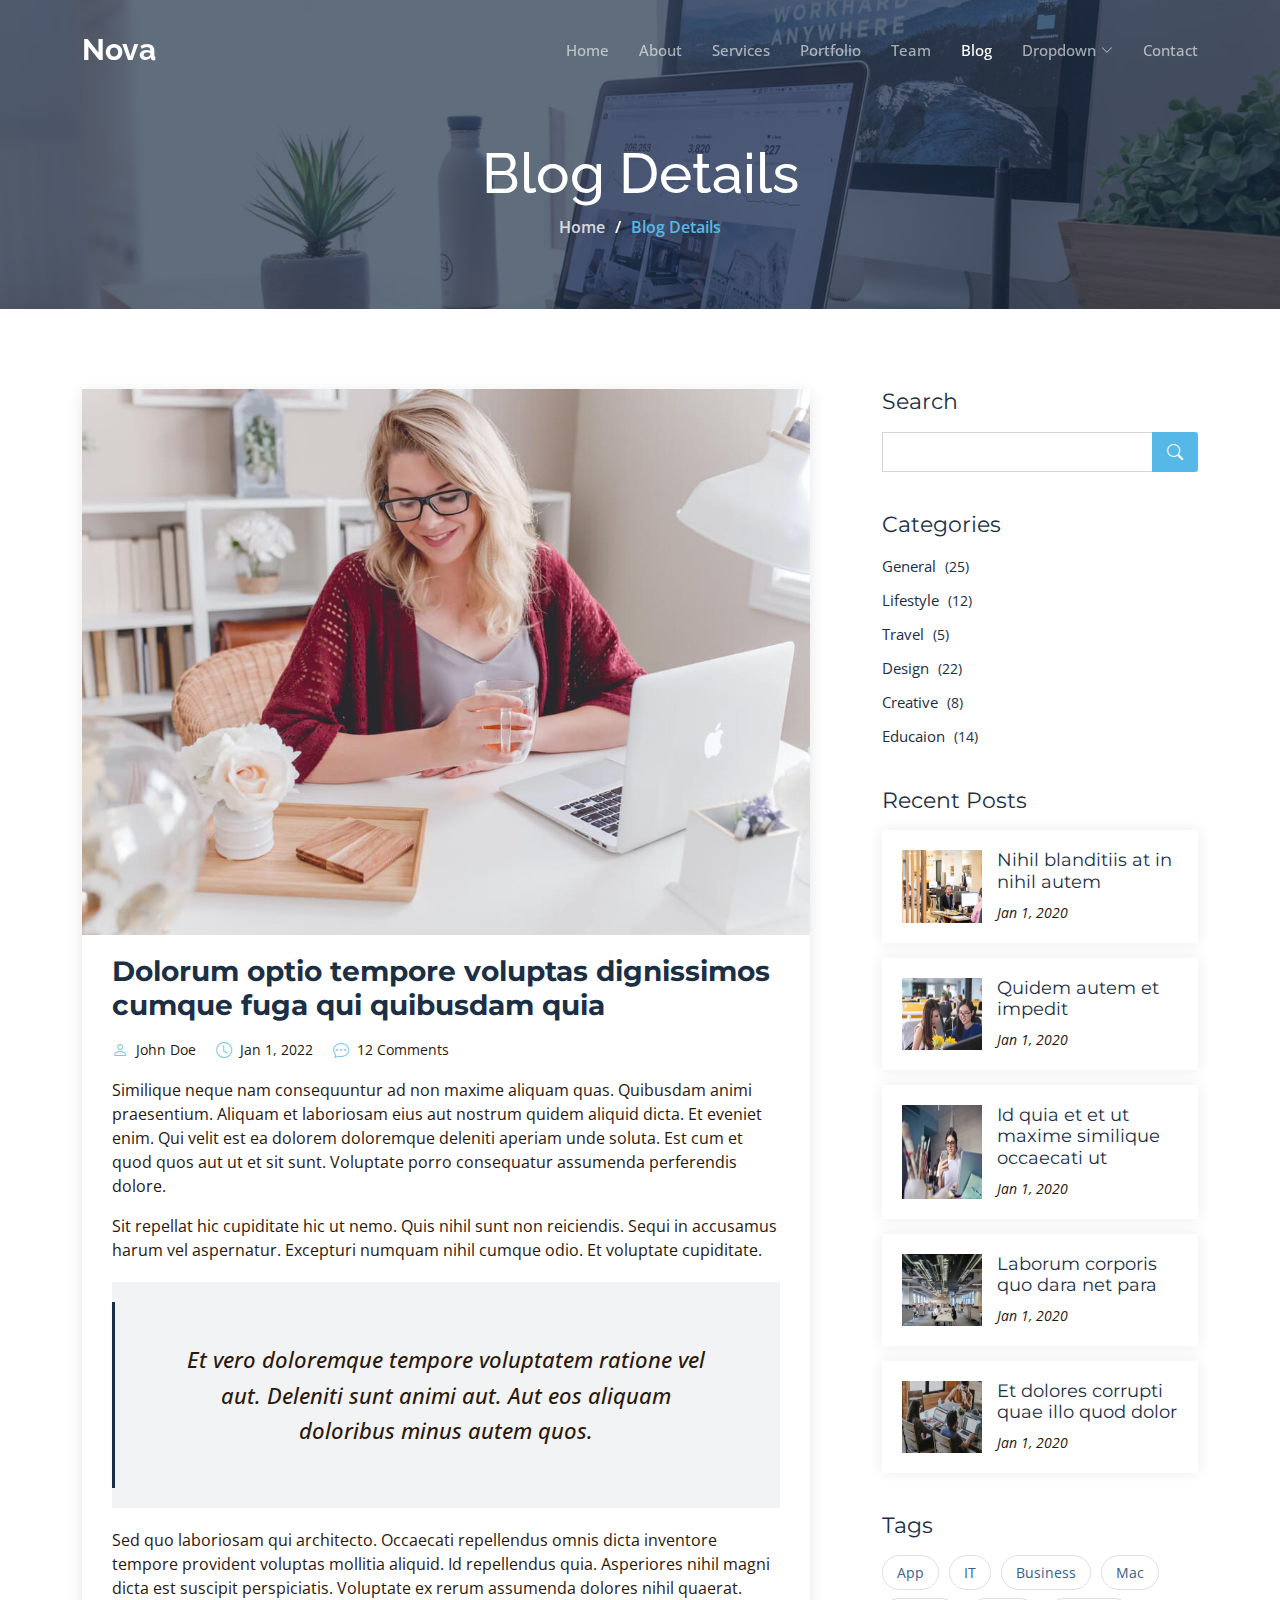
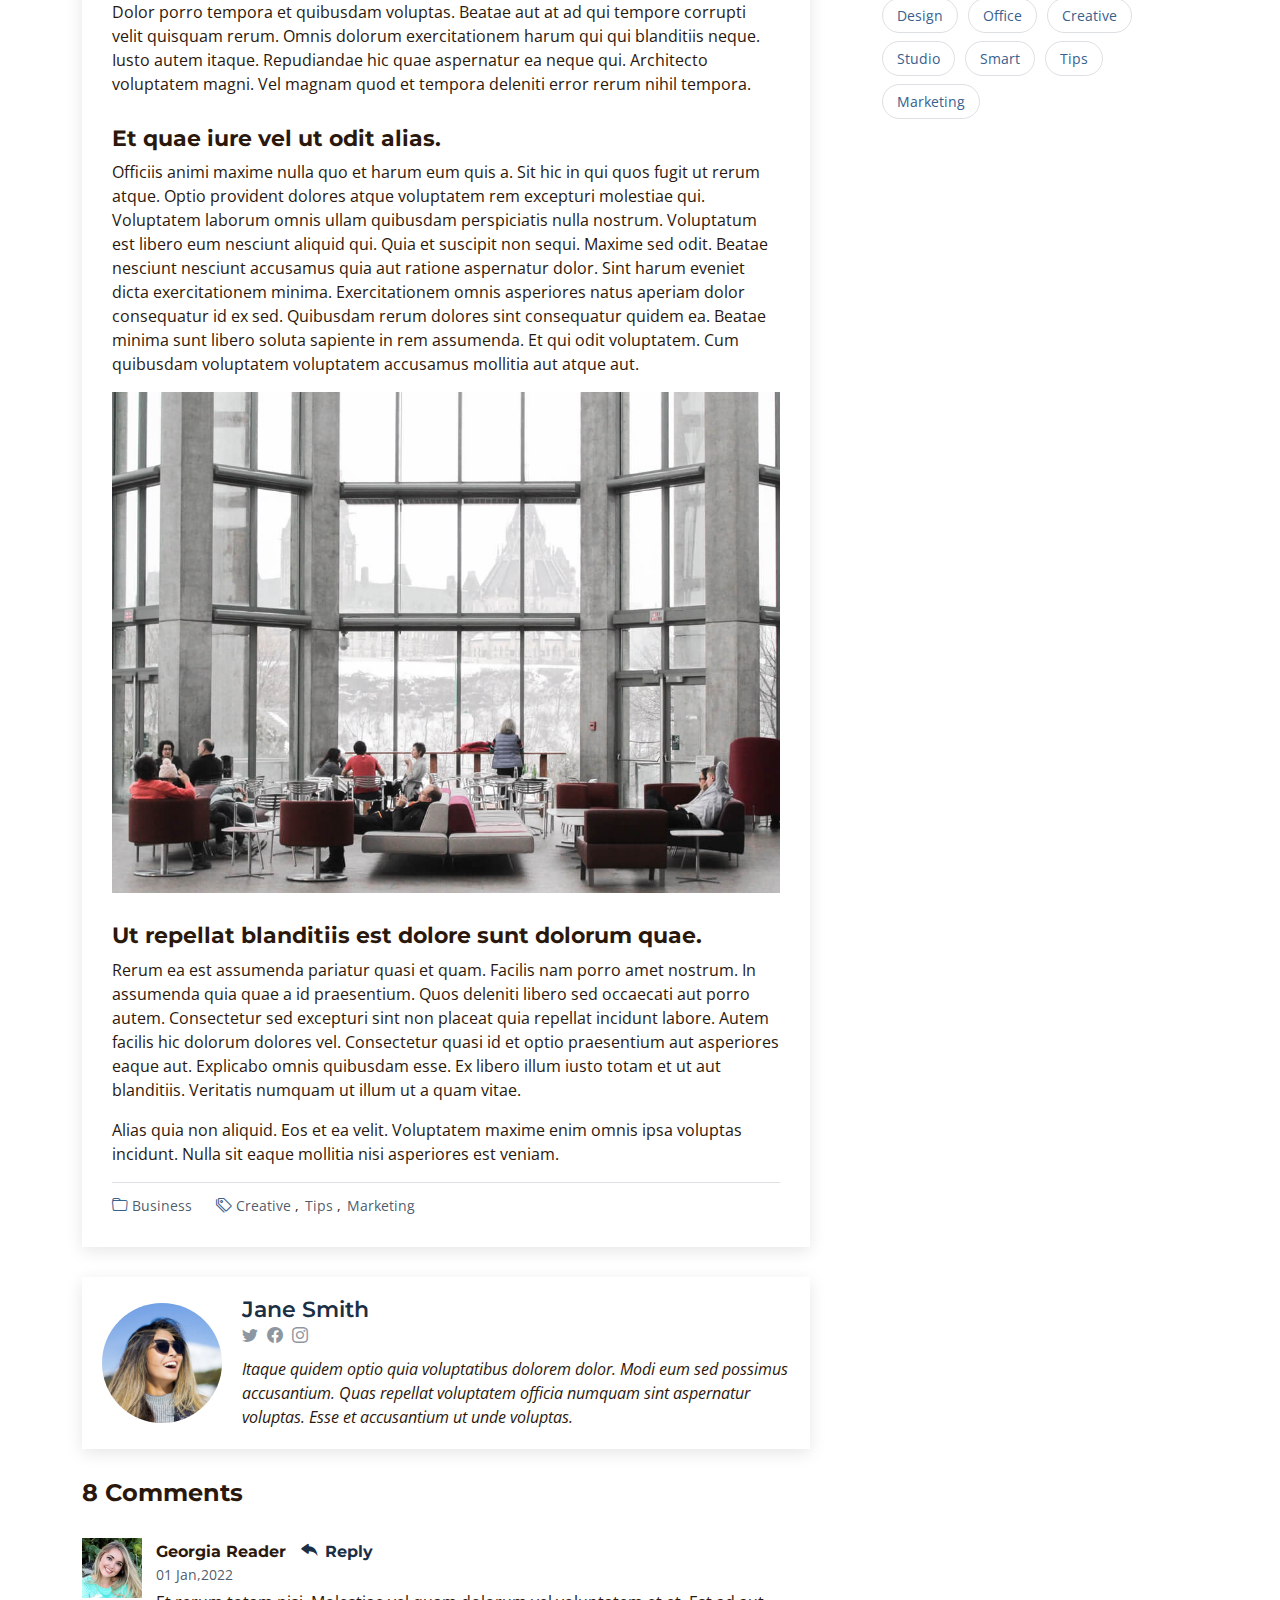
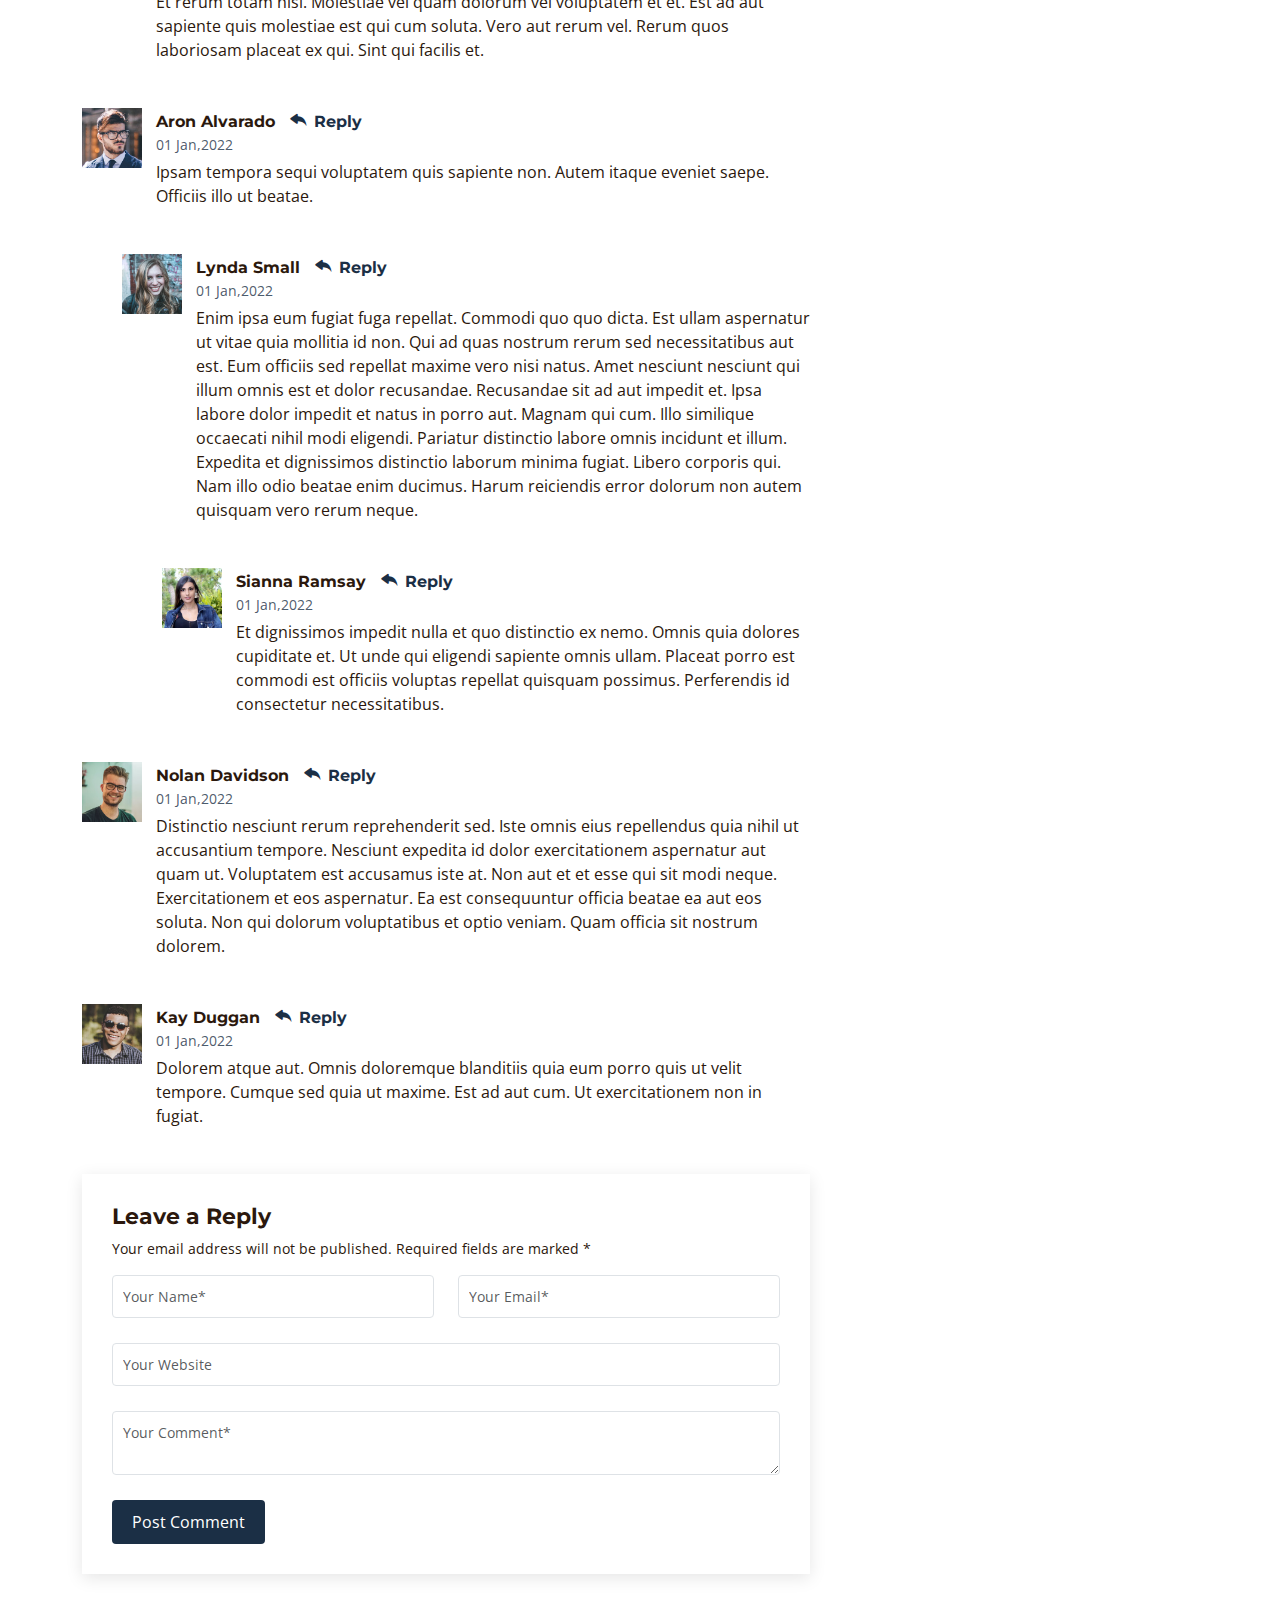
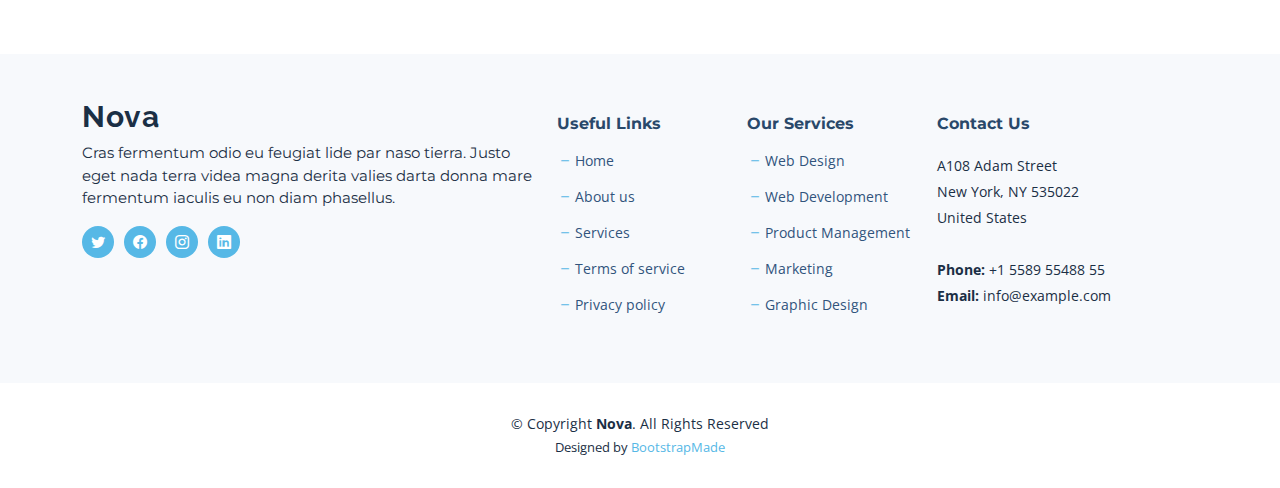
<file: blog-details.html>
<!DOCTYPE html>
<html lang="en">

<head>
  <meta charset="utf-8">
  <meta content="width=device-width, initial-scale=1.0" name="viewport">

  <title>Nova Bootstrap Template - Blog</title>
  <meta content="" name="description">
  <meta content="" name="keywords">

  <!-- Favicons -->
  <link href="assets/img/favicon.png" rel="icon">
  <link href="assets/img/apple-touch-icon.png" rel="apple-touch-icon">

  <!-- Google Fonts -->
  <link rel="preconnect" href="https://fonts.googleapis.com">
  <link rel="preconnect" href="https://fonts.gstatic.com" crossorigin>
  <link href="https://fonts.googleapis.com/css2?family=Open+Sans:ital,wght@0,300;0,400;0,500;0,600;0,700;1,300;1,400;1,600;1,700&family=Montserrat:ital,wght@0,300;0,400;0,500;0,600;0,700;1,300;1,400;1,500;1,600;1,700&family=Raleway:ital,wght@0,300;0,400;0,500;0,600;0,700;1,300;1,400;1,500;1,600;1,700&display=swap" rel="stylesheet">

  <!-- Vendor CSS Files -->
  <link href="assets/vendor/bootstrap/css/bootstrap.min.css" rel="stylesheet">
  <link href="assets/vendor/bootstrap-icons/bootstrap-icons.css" rel="stylesheet">
  <link href="assets/vendor/aos/aos.css" rel="stylesheet">
  <link href="assets/vendor/glightbox/css/glightbox.min.css" rel="stylesheet">
  <link href="assets/vendor/swiper/swiper-bundle.min.css" rel="stylesheet">
  <link href="assets/vendor/remixicon/remixicon.css" rel="stylesheet">

  <!-- Template Main CSS File -->
  <link href="assets/css/main.css" rel="stylesheet">

  <!-- =======================================================
  * Template Name: Nova
  * Updated: Jan 27 2024 with Bootstrap v5.3.2
  * Template URL: https://bootstrapmade.com/nova-bootstrap-business-template/
  * Author: BootstrapMade.com
  * License: https://bootstrapmade.com/license/
  ======================================================== -->
</head>

<body class="page-blog">

  <!-- ======= Header ======= -->
  <header id="header" class="header d-flex align-items-center fixed-top">
    <div class="container-fluid container-xl d-flex align-items-center justify-content-between">

      <a href="index.html" class="logo d-flex align-items-center">
        <!-- Uncomment the line below if you also wish to use an image logo -->
        <!-- <img src="assets/img/logo.png" alt=""> -->
        <h1 class="d-flex align-items-center">Nova</h1>
      </a>

      <i class="mobile-nav-toggle mobile-nav-show bi bi-list"></i>
      <i class="mobile-nav-toggle mobile-nav-hide d-none bi bi-x"></i>

      <nav id="navbar" class="navbar">
        <ul>
          <li><a href="index.html">Home</a></li>
          <li><a href="about.html">About</a></li>
          <li><a href="services.html">Services</a></li>
          <li><a href="portfolio.html">Portfolio</a></li>
          <li><a href="team.html">Team</a></li>
          <li><a href="blog.html" class="active">Blog</a></li>
          <li class="dropdown"><a href="#"><span>Dropdown</span> <i class="bi bi-chevron-down dropdown-indicator"></i></a>
            <ul>
              <li><a href="#">Dropdown 1</a></li>
              <li class="dropdown"><a href="#"><span>Deep Dropdown</span> <i class="bi bi-chevron-down dropdown-indicator"></i></a>
                <ul>
                  <li><a href="#">Deep Dropdown 1</a></li>
                  <li><a href="#">Deep Dropdown 2</a></li>
                  <li><a href="#">Deep Dropdown 3</a></li>
                  <li><a href="#">Deep Dropdown 4</a></li>
                  <li><a href="#">Deep Dropdown 5</a></li>
                </ul>
              </li>
              <li><a href="#">Dropdown 2</a></li>
              <li><a href="#">Dropdown 3</a></li>
              <li><a href="#">Dropdown 4</a></li>
            </ul>
          </li>
          <li><a href="contact.html">Contact</a></li>
        </ul>
      </nav><!-- .navbar -->

    </div>
  </header><!-- End Header -->

  <main id="main">

    <!-- ======= Breadcrumbs ======= -->
    <div class="breadcrumbs d-flex align-items-center" style="background-image: url('assets/img/blog-header.jpg');">
      <div class="container position-relative d-flex flex-column align-items-center">

        <h2>Blog Details</h2>
        <ol>
          <li><a href="index.html">Home</a></li>
          <li>Blog Details</li>
        </ol>

      </div>
    </div><!-- End Breadcrumbs -->

    <!-- ======= Blog Details Section ======= -->
    <section id="blog" class="blog">
      <div class="container" data-aos="fade-up">

        <div class="row g-5">

          <div class="col-lg-8" data-aos="fade-up" data-aos-delay="200">

            <article class="blog-details">

              <div class="post-img">
                <img src="assets/img/blog/blog-1.jpg" alt="" class="img-fluid">
              </div>

              <h2 class="title">Dolorum optio tempore voluptas dignissimos cumque fuga qui quibusdam quia</h2>

              <div class="meta-top">
                <ul>
                  <li class="d-flex align-items-center"><i class="bi bi-person"></i> <a href="blog-details.html">John Doe</a></li>
                  <li class="d-flex align-items-center"><i class="bi bi-clock"></i> <a href="blog-details.html"><time datetime="2020-01-01">Jan 1, 2022</time></a></li>
                  <li class="d-flex align-items-center"><i class="bi bi-chat-dots"></i> <a href="blog-details.html">12 Comments</a></li>
                </ul>
              </div><!-- End meta top -->

              <div class="content">
                <p>
                  Similique neque nam consequuntur ad non maxime aliquam quas. Quibusdam animi praesentium. Aliquam et laboriosam eius aut nostrum quidem aliquid dicta.
                  Et eveniet enim. Qui velit est ea dolorem doloremque deleniti aperiam unde soluta. Est cum et quod quos aut ut et sit sunt. Voluptate porro consequatur assumenda perferendis dolore.
                </p>

                <p>
                  Sit repellat hic cupiditate hic ut nemo. Quis nihil sunt non reiciendis. Sequi in accusamus harum vel aspernatur. Excepturi numquam nihil cumque odio. Et voluptate cupiditate.
                </p>

                <blockquote>
                  <p>
                    Et vero doloremque tempore voluptatem ratione vel aut. Deleniti sunt animi aut. Aut eos aliquam doloribus minus autem quos.
                  </p>
                </blockquote>

                <p>
                  Sed quo laboriosam qui architecto. Occaecati repellendus omnis dicta inventore tempore provident voluptas mollitia aliquid. Id repellendus quia. Asperiores nihil magni dicta est suscipit perspiciatis. Voluptate ex rerum assumenda dolores nihil quaerat.
                  Dolor porro tempora et quibusdam voluptas. Beatae aut at ad qui tempore corrupti velit quisquam rerum. Omnis dolorum exercitationem harum qui qui blanditiis neque.
                  Iusto autem itaque. Repudiandae hic quae aspernatur ea neque qui. Architecto voluptatem magni. Vel magnam quod et tempora deleniti error rerum nihil tempora.
                </p>

                <h3>Et quae iure vel ut odit alias.</h3>
                <p>
                  Officiis animi maxime nulla quo et harum eum quis a. Sit hic in qui quos fugit ut rerum atque. Optio provident dolores atque voluptatem rem excepturi molestiae qui. Voluptatem laborum omnis ullam quibusdam perspiciatis nulla nostrum. Voluptatum est libero eum nesciunt aliquid qui.
                  Quia et suscipit non sequi. Maxime sed odit. Beatae nesciunt nesciunt accusamus quia aut ratione aspernatur dolor. Sint harum eveniet dicta exercitationem minima. Exercitationem omnis asperiores natus aperiam dolor consequatur id ex sed. Quibusdam rerum dolores sint consequatur quidem ea.
                  Beatae minima sunt libero soluta sapiente in rem assumenda. Et qui odit voluptatem. Cum quibusdam voluptatem voluptatem accusamus mollitia aut atque aut.
                </p>
                <img src="assets/img/blog/blog-inside-post.jpg" class="img-fluid" alt="">

                <h3>Ut repellat blanditiis est dolore sunt dolorum quae.</h3>
                <p>
                  Rerum ea est assumenda pariatur quasi et quam. Facilis nam porro amet nostrum. In assumenda quia quae a id praesentium. Quos deleniti libero sed occaecati aut porro autem. Consectetur sed excepturi sint non placeat quia repellat incidunt labore. Autem facilis hic dolorum dolores vel.
                  Consectetur quasi id et optio praesentium aut asperiores eaque aut. Explicabo omnis quibusdam esse. Ex libero illum iusto totam et ut aut blanditiis. Veritatis numquam ut illum ut a quam vitae.
                </p>
                <p>
                  Alias quia non aliquid. Eos et ea velit. Voluptatem maxime enim omnis ipsa voluptas incidunt. Nulla sit eaque mollitia nisi asperiores est veniam.
                </p>

              </div><!-- End post content -->

              <div class="meta-bottom">
                <i class="bi bi-folder"></i>
                <ul class="cats">
                  <li><a href="#">Business</a></li>
                </ul>

                <i class="bi bi-tags"></i>
                <ul class="tags">
                  <li><a href="#">Creative</a></li>
                  <li><a href="#">Tips</a></li>
                  <li><a href="#">Marketing</a></li>
                </ul>
              </div><!-- End meta bottom -->

            </article><!-- End blog post -->

            <div class="post-author d-flex align-items-center">
              <img src="assets/img/blog/blog-author.jpg" class="rounded-circle flex-shrink-0" alt="">
              <div>
                <h4>Jane Smith</h4>
                <div class="social-links">
                  <a href="https://twitters.com/#"><i class="bi bi-twitter"></i></a>
                  <a href="https://facebook.com/#"><i class="bi bi-facebook"></i></a>
                  <a href="https://instagram.com/#"><i class="biu bi-instagram"></i></a>
                </div>
                <p>
                  Itaque quidem optio quia voluptatibus dolorem dolor. Modi eum sed possimus accusantium. Quas repellat voluptatem officia numquam sint aspernatur voluptas. Esse et accusantium ut unde voluptas.
                </p>
              </div>
            </div><!-- End post author -->

            <div class="comments">

              <h4 class="comments-count">8 Comments</h4>

              <div id="comment-1" class="comment">
                <div class="d-flex">
                  <div class="comment-img"><img src="assets/img/blog/comments-1.jpg" alt=""></div>
                  <div>
                    <h5><a href="">Georgia Reader</a> <a href="#" class="reply"><i class="bi bi-reply-fill"></i> Reply</a></h5>
                    <time datetime="2020-01-01">01 Jan,2022</time>
                    <p>
                      Et rerum totam nisi. Molestiae vel quam dolorum vel voluptatem et et. Est ad aut sapiente quis molestiae est qui cum soluta.
                      Vero aut rerum vel. Rerum quos laboriosam placeat ex qui. Sint qui facilis et.
                    </p>
                  </div>
                </div>
              </div><!-- End comment #1 -->

              <div id="comment-2" class="comment">
                <div class="d-flex">
                  <div class="comment-img"><img src="assets/img/blog/comments-2.jpg" alt=""></div>
                  <div>
                    <h5><a href="">Aron Alvarado</a> <a href="#" class="reply"><i class="bi bi-reply-fill"></i> Reply</a></h5>
                    <time datetime="2020-01-01">01 Jan,2022</time>
                    <p>
                      Ipsam tempora sequi voluptatem quis sapiente non. Autem itaque eveniet saepe. Officiis illo ut beatae.
                    </p>
                  </div>
                </div>

                <div id="comment-reply-1" class="comment comment-reply">
                  <div class="d-flex">
                    <div class="comment-img"><img src="assets/img/blog/comments-3.jpg" alt=""></div>
                    <div>
                      <h5><a href="">Lynda Small</a> <a href="#" class="reply"><i class="bi bi-reply-fill"></i> Reply</a></h5>
                      <time datetime="2020-01-01">01 Jan,2022</time>
                      <p>
                        Enim ipsa eum fugiat fuga repellat. Commodi quo quo dicta. Est ullam aspernatur ut vitae quia mollitia id non. Qui ad quas nostrum rerum sed necessitatibus aut est. Eum officiis sed repellat maxime vero nisi natus. Amet nesciunt nesciunt qui illum omnis est et dolor recusandae.

                        Recusandae sit ad aut impedit et. Ipsa labore dolor impedit et natus in porro aut. Magnam qui cum. Illo similique occaecati nihil modi eligendi. Pariatur distinctio labore omnis incidunt et illum. Expedita et dignissimos distinctio laborum minima fugiat.

                        Libero corporis qui. Nam illo odio beatae enim ducimus. Harum reiciendis error dolorum non autem quisquam vero rerum neque.
                      </p>
                    </div>
                  </div>

                  <div id="comment-reply-2" class="comment comment-reply">
                    <div class="d-flex">
                      <div class="comment-img"><img src="assets/img/blog/comments-4.jpg" alt=""></div>
                      <div>
                        <h5><a href="">Sianna Ramsay</a> <a href="#" class="reply"><i class="bi bi-reply-fill"></i> Reply</a></h5>
                        <time datetime="2020-01-01">01 Jan,2022</time>
                        <p>
                          Et dignissimos impedit nulla et quo distinctio ex nemo. Omnis quia dolores cupiditate et. Ut unde qui eligendi sapiente omnis ullam. Placeat porro est commodi est officiis voluptas repellat quisquam possimus. Perferendis id consectetur necessitatibus.
                        </p>
                      </div>
                    </div>

                  </div><!-- End comment reply #2-->

                </div><!-- End comment reply #1-->

              </div><!-- End comment #2-->

              <div id="comment-3" class="comment">
                <div class="d-flex">
                  <div class="comment-img"><img src="assets/img/blog/comments-5.jpg" alt=""></div>
                  <div>
                    <h5><a href="">Nolan Davidson</a> <a href="#" class="reply"><i class="bi bi-reply-fill"></i> Reply</a></h5>
                    <time datetime="2020-01-01">01 Jan,2022</time>
                    <p>
                      Distinctio nesciunt rerum reprehenderit sed. Iste omnis eius repellendus quia nihil ut accusantium tempore. Nesciunt expedita id dolor exercitationem aspernatur aut quam ut. Voluptatem est accusamus iste at.
                      Non aut et et esse qui sit modi neque. Exercitationem et eos aspernatur. Ea est consequuntur officia beatae ea aut eos soluta. Non qui dolorum voluptatibus et optio veniam. Quam officia sit nostrum dolorem.
                    </p>
                  </div>
                </div>

              </div><!-- End comment #3 -->

              <div id="comment-4" class="comment">
                <div class="d-flex">
                  <div class="comment-img"><img src="assets/img/blog/comments-6.jpg" alt=""></div>
                  <div>
                    <h5><a href="">Kay Duggan</a> <a href="#" class="reply"><i class="bi bi-reply-fill"></i> Reply</a></h5>
                    <time datetime="2020-01-01">01 Jan,2022</time>
                    <p>
                      Dolorem atque aut. Omnis doloremque blanditiis quia eum porro quis ut velit tempore. Cumque sed quia ut maxime. Est ad aut cum. Ut exercitationem non in fugiat.
                    </p>
                  </div>
                </div>

              </div><!-- End comment #4 -->

              <div class="reply-form">

                <h4>Leave a Reply</h4>
                <p>Your email address will not be published. Required fields are marked * </p>
                <form action="">
                  <div class="row">
                    <div class="col-md-6 form-group">
                      <input name="name" type="text" class="form-control" placeholder="Your Name*">
                    </div>
                    <div class="col-md-6 form-group">
                      <input name="email" type="text" class="form-control" placeholder="Your Email*">
                    </div>
                  </div>
                  <div class="row">
                    <div class="col form-group">
                      <input name="website" type="text" class="form-control" placeholder="Your Website">
                    </div>
                  </div>
                  <div class="row">
                    <div class="col form-group">
                      <textarea name="comment" class="form-control" placeholder="Your Comment*"></textarea>
                    </div>
                  </div>
                  <button type="submit" class="btn btn-primary">Post Comment</button>

                </form>

              </div>

            </div><!-- End blog comments -->

          </div>

          <div class="col-lg-4" data-aos="fade-up" data-aos-delay="400">

            <div class="sidebar ps-lg-4">

              <div class="sidebar-item search-form">
                <h3 class="sidebar-title">Search</h3>
                <form action="" class="mt-3">
                  <input type="text">
                  <button type="submit"><i class="bi bi-search"></i></button>
                </form>
              </div><!-- End sidebar search formn-->

              <div class="sidebar-item categories">
                <h3 class="sidebar-title">Categories</h3>
                <ul class="mt-3">
                  <li><a href="#">General <span>(25)</span></a></li>
                  <li><a href="#">Lifestyle <span>(12)</span></a></li>
                  <li><a href="#">Travel <span>(5)</span></a></li>
                  <li><a href="#">Design <span>(22)</span></a></li>
                  <li><a href="#">Creative <span>(8)</span></a></li>
                  <li><a href="#">Educaion <span>(14)</span></a></li>
                </ul>
              </div><!-- End sidebar categories-->

              <div class="sidebar-item recent-posts">
                <h3 class="sidebar-title">Recent Posts</h3>

                <div class="mt-3">

                  <div class="post-item mt-3">
                    <img src="assets/img/blog/blog-recent-1.jpg" alt="" class="flex-shrink-0">
                    <div>
                      <h4><a href="blog-post.html">Nihil blanditiis at in nihil autem</a></h4>
                      <time datetime="2020-01-01">Jan 1, 2020</time>
                    </div>
                  </div><!-- End recent post item-->

                  <div class="post-item">
                    <img src="assets/img/blog/blog-recent-2.jpg" alt="" class="flex-shrink-0">
                    <div>
                      <h4><a href="blog-post.html">Quidem autem et impedit</a></h4>
                      <time datetime="2020-01-01">Jan 1, 2020</time>
                    </div>
                  </div><!-- End recent post item-->

                  <div class="post-item">
                    <img src="assets/img/blog/blog-recent-3.jpg" alt="" class="flex-shrink-0">
                    <div>
                      <h4><a href="blog-post.html">Id quia et et ut maxime similique occaecati ut</a></h4>
                      <time datetime="2020-01-01">Jan 1, 2020</time>
                    </div>
                  </div><!-- End recent post item-->

                  <div class="post-item">
                    <img src="assets/img/blog/blog-recent-4.jpg" alt="" class="flex-shrink-0">
                    <div>
                      <h4><a href="blog-post.html">Laborum corporis quo dara net para</a></h4>
                      <time datetime="2020-01-01">Jan 1, 2020</time>
                    </div>
                  </div><!-- End recent post item-->

                  <div class="post-item">
                    <img src="assets/img/blog/blog-recent-5.jpg" alt="" class="flex-shrink-0">
                    <div>
                      <h4><a href="blog-post.html">Et dolores corrupti quae illo quod dolor</a></h4>
                      <time datetime="2020-01-01">Jan 1, 2020</time>
                    </div>
                  </div><!-- End recent post item-->

                </div>

              </div><!-- End sidebar recent posts-->

              <div class="sidebar-item tags">
                <h3 class="sidebar-title">Tags</h3>
                <ul class="mt-3">
                  <li><a href="#">App</a></li>
                  <li><a href="#">IT</a></li>
                  <li><a href="#">Business</a></li>
                  <li><a href="#">Mac</a></li>
                  <li><a href="#">Design</a></li>
                  <li><a href="#">Office</a></li>
                  <li><a href="#">Creative</a></li>
                  <li><a href="#">Studio</a></li>
                  <li><a href="#">Smart</a></li>
                  <li><a href="#">Tips</a></li>
                  <li><a href="#">Marketing</a></li>
                </ul>
              </div><!-- End sidebar tags-->

            </div><!-- End Blog Sidebar -->

          </div>
        </div>

      </div>
    </section><!-- End Blog Details Section -->

  </main><!-- End #main -->

  <!-- ======= Footer ======= -->
  <footer id="footer" class="footer">

    <div class="footer-content">
      <div class="container">
        <div class="row gy-4">
          <div class="col-lg-5 col-md-12 footer-info">
            <a href="index.html" class="logo d-flex align-items-center">
              <span>Nova</span>
            </a>
            <p>Cras fermentum odio eu feugiat lide par naso tierra. Justo eget nada terra videa magna derita valies darta donna mare fermentum iaculis eu non diam phasellus.</p>
            <div class="social-links d-flex  mt-3">
              <a href="#" class="twitter"><i class="bi bi-twitter"></i></a>
              <a href="#" class="facebook"><i class="bi bi-facebook"></i></a>
              <a href="#" class="instagram"><i class="bi bi-instagram"></i></a>
              <a href="#" class="linkedin"><i class="bi bi-linkedin"></i></a>
            </div>
          </div>

          <div class="col-lg-2 col-6 footer-links">
            <h4>Useful Links</h4>
            <ul>
              <li><i class="bi bi-dash"></i> <a href="#">Home</a></li>
              <li><i class="bi bi-dash"></i> <a href="#">About us</a></li>
              <li><i class="bi bi-dash"></i> <a href="#">Services</a></li>
              <li><i class="bi bi-dash"></i> <a href="#">Terms of service</a></li>
              <li><i class="bi bi-dash"></i> <a href="#">Privacy policy</a></li>
            </ul>
          </div>

          <div class="col-lg-2 col-6 footer-links">
            <h4>Our Services</h4>
            <ul>
              <li><i class="bi bi-dash"></i> <a href="#">Web Design</a></li>
              <li><i class="bi bi-dash"></i> <a href="#">Web Development</a></li>
              <li><i class="bi bi-dash"></i> <a href="#">Product Management</a></li>
              <li><i class="bi bi-dash"></i> <a href="#">Marketing</a></li>
              <li><i class="bi bi-dash"></i> <a href="#">Graphic Design</a></li>
            </ul>
          </div>

          <div class="col-lg-3 col-md-12 footer-contact text-center text-md-start">
            <h4>Contact Us</h4>
            <p>
              A108 Adam Street <br>
              New York, NY 535022<br>
              United States <br><br>
              <strong>Phone:</strong> +1 5589 55488 55<br>
              <strong>Email:</strong> info@example.com<br>
            </p>

          </div>

        </div>
      </div>
    </div>

    <div class="footer-legal">
      <div class="container">
        <div class="copyright">
          &copy; Copyright <strong><span>Nova</span></strong>. All Rights Reserved
        </div>
        <div class="credits">
          <!-- All the links in the footer should remain intact. -->
          <!-- You can delete the links only if you purchased the pro version. -->
          <!-- Licensing information: https://bootstrapmade.com/license/ -->
          <!-- Purchase the pro version with working PHP/AJAX contact form: https://bootstrapmade.com/nova-bootstrap-business-template/ -->
          Designed by <a href="https://bootstrapmade.com/">BootstrapMade</a>
        </div>
      </div>
    </div>
  </footer><!-- End Footer --><!-- End Footer -->

  <a href="#" class="scroll-top d-flex align-items-center justify-content-center"><i class="bi bi-arrow-up-short"></i></a>

  <div id="preloader"></div>

  <!-- Vendor JS Files -->
  <script src="assets/vendor/bootstrap/js/bootstrap.bundle.min.js"></script>
  <script src="assets/vendor/aos/aos.js"></script>
  <script src="assets/vendor/glightbox/js/glightbox.min.js"></script>
  <script src="assets/vendor/swiper/swiper-bundle.min.js"></script>
  <script src="assets/vendor/isotope-layout/isotope.pkgd.min.js"></script>
  <script src="assets/vendor/php-email-form/validate.js"></script>

  <!-- Template Main JS File -->
  <script src="assets/js/main.js"></script>

</body>

</html>
</file>
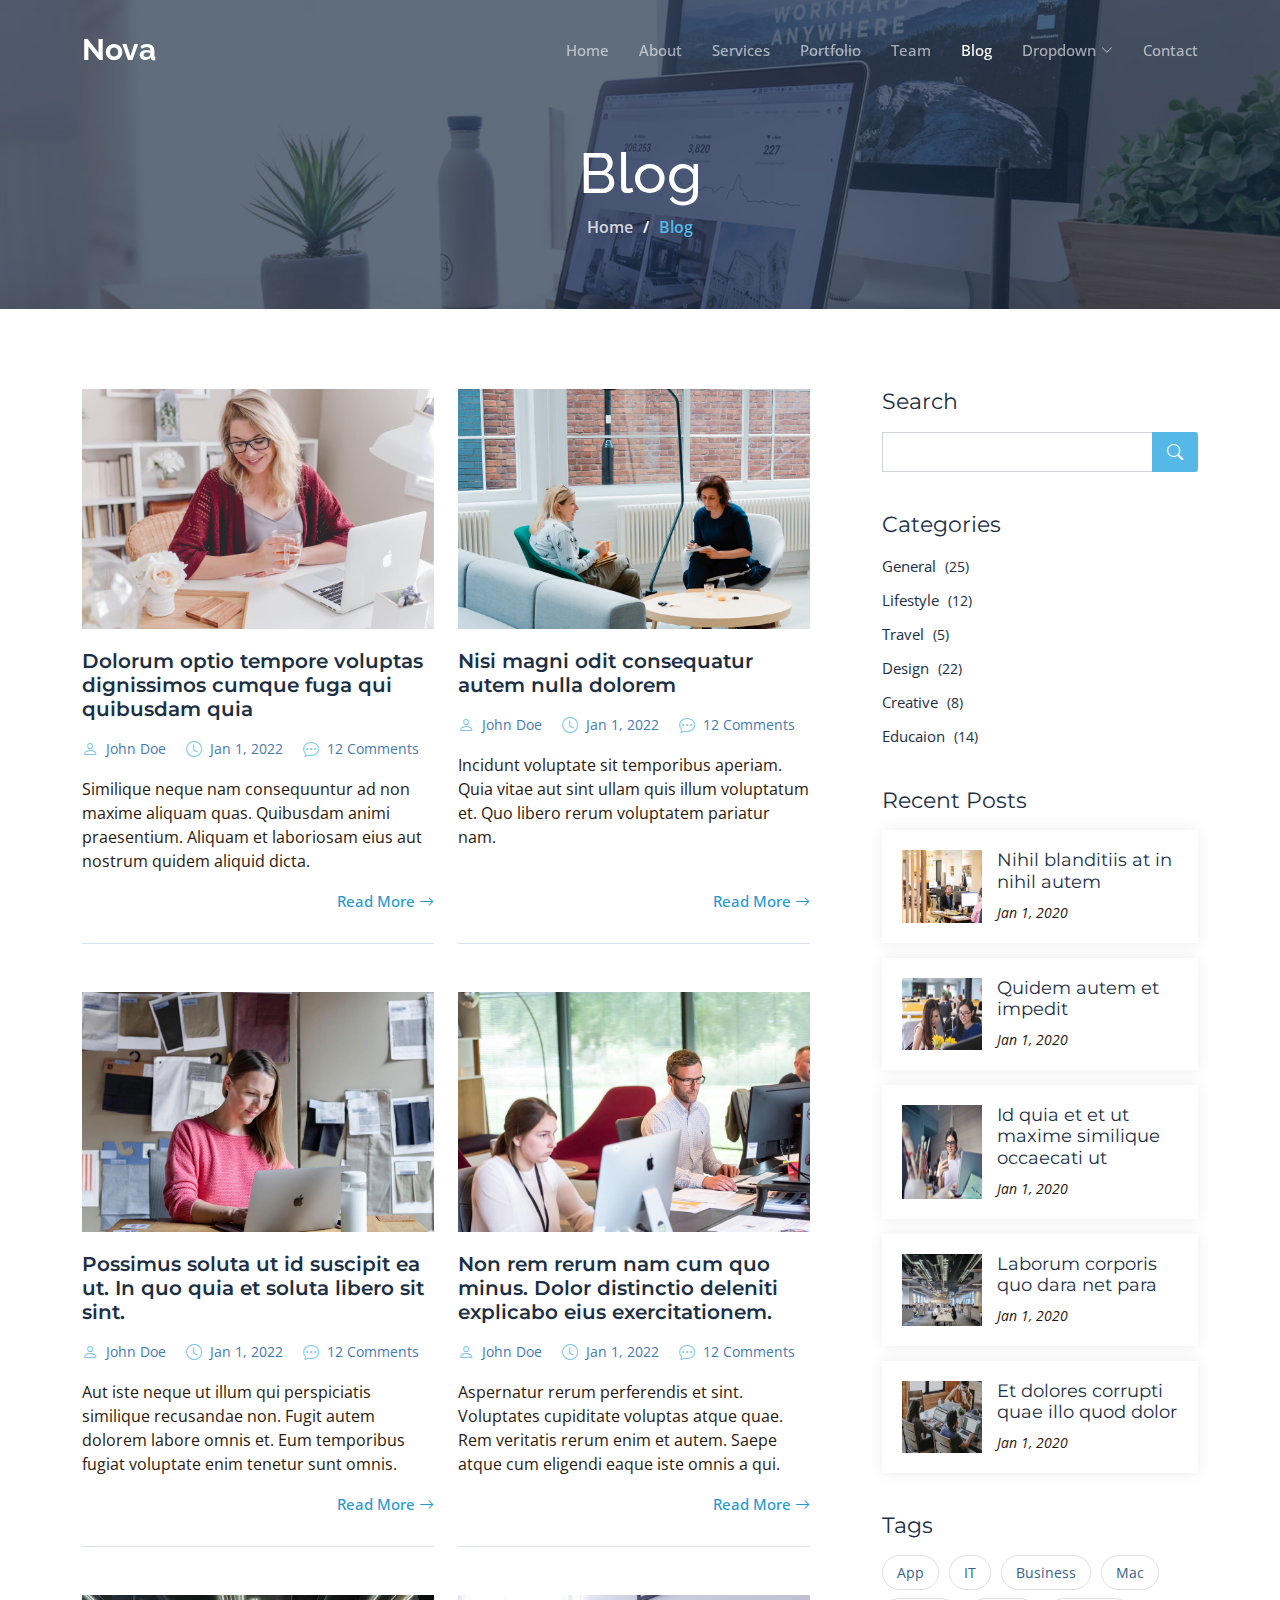
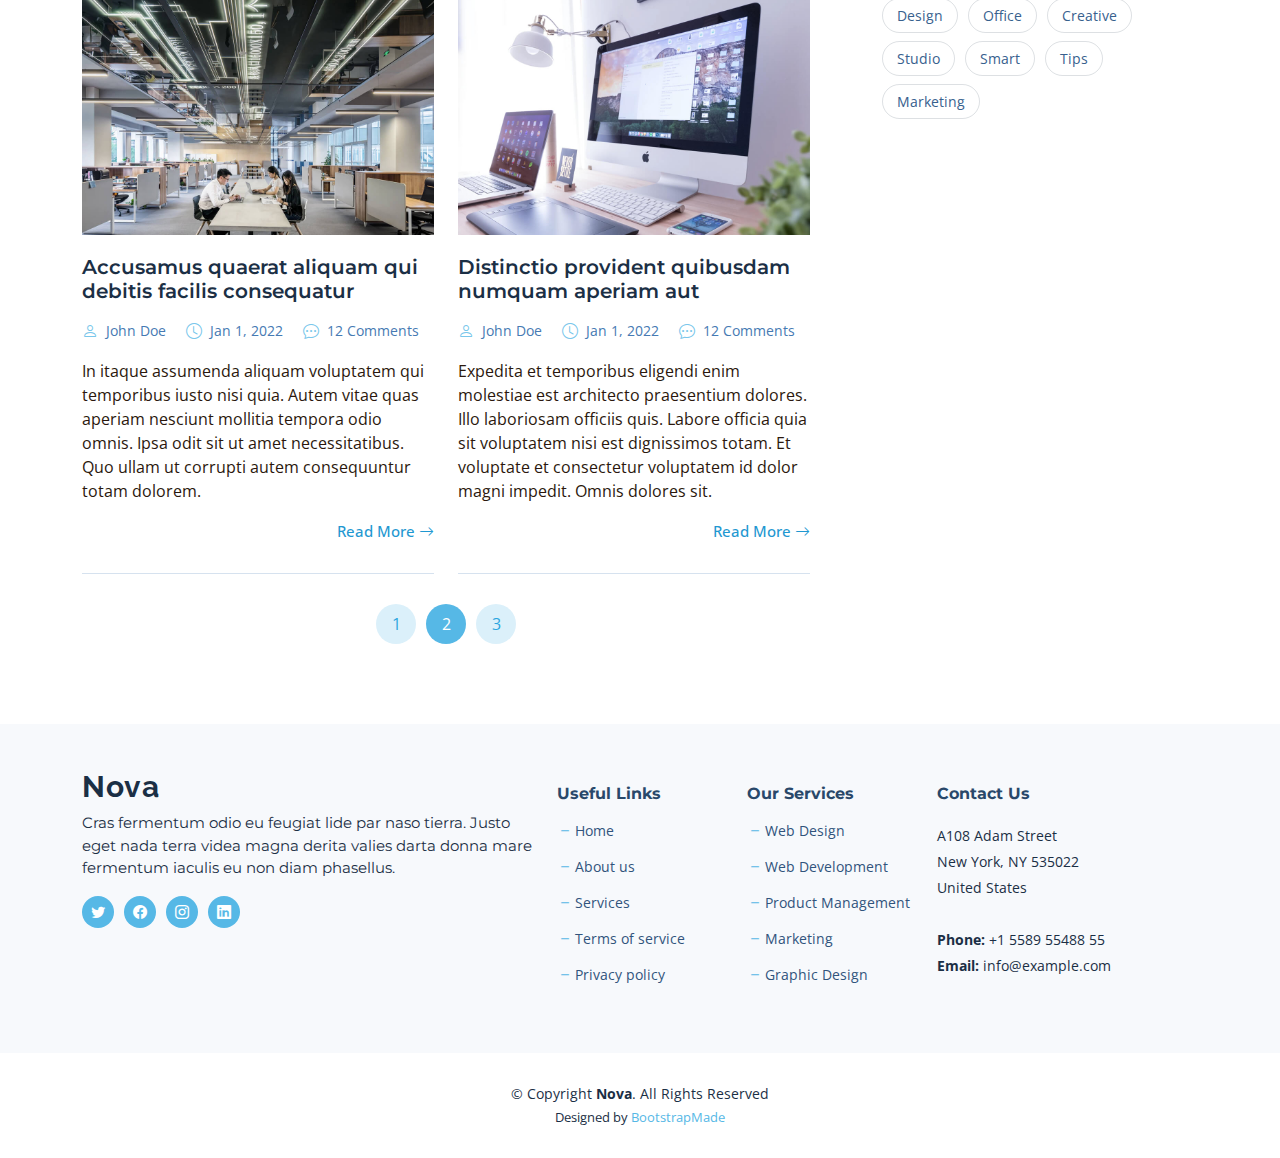
<file: blog.html>
<!DOCTYPE html>
<html lang="en">

<head>
  <meta charset="utf-8">
  <meta content="width=device-width, initial-scale=1.0" name="viewport">

  <title>Nova Bootstrap Template - Blog</title>
  <meta content="" name="description">
  <meta content="" name="keywords">

  <!-- Favicons -->
  <link href="assets/img/favicon.png" rel="icon">
  <link href="assets/img/apple-touch-icon.png" rel="apple-touch-icon">

  <!-- Google Fonts -->
  <link rel="preconnect" href="https://fonts.googleapis.com">
  <link rel="preconnect" href="https://fonts.gstatic.com" crossorigin>
  <link href="https://fonts.googleapis.com/css2?family=Open+Sans:ital,wght@0,300;0,400;0,500;0,600;0,700;1,300;1,400;1,600;1,700&family=Montserrat:ital,wght@0,300;0,400;0,500;0,600;0,700;1,300;1,400;1,500;1,600;1,700&family=Raleway:ital,wght@0,300;0,400;0,500;0,600;0,700;1,300;1,400;1,500;1,600;1,700&display=swap" rel="stylesheet">

  <!-- Vendor CSS Files -->
  <link href="assets/vendor/bootstrap/css/bootstrap.min.css" rel="stylesheet">
  <link href="assets/vendor/bootstrap-icons/bootstrap-icons.css" rel="stylesheet">
  <link href="assets/vendor/aos/aos.css" rel="stylesheet">
  <link href="assets/vendor/glightbox/css/glightbox.min.css" rel="stylesheet">
  <link href="assets/vendor/swiper/swiper-bundle.min.css" rel="stylesheet">
  <link href="assets/vendor/remixicon/remixicon.css" rel="stylesheet">

  <!-- Template Main CSS File -->
  <link href="assets/css/main.css" rel="stylesheet">

  <!-- =======================================================
  * Template Name: Nova
  * Updated: Jan 27 2024 with Bootstrap v5.3.2
  * Template URL: https://bootstrapmade.com/nova-bootstrap-business-template/
  * Author: BootstrapMade.com
  * License: https://bootstrapmade.com/license/
  ======================================================== -->
</head>

<body class="page-blog">

  <!-- ======= Header ======= -->
  <header id="header" class="header d-flex align-items-center fixed-top">
    <div class="container-fluid container-xl d-flex align-items-center justify-content-between">

      <a href="index.html" class="logo d-flex align-items-center">
        <!-- Uncomment the line below if you also wish to use an image logo -->
        <!-- <img src="assets/img/logo.png" alt=""> -->
        <h1 class="d-flex align-items-center">Nova</h1>
      </a>

      <i class="mobile-nav-toggle mobile-nav-show bi bi-list"></i>
      <i class="mobile-nav-toggle mobile-nav-hide d-none bi bi-x"></i>

      <nav id="navbar" class="navbar">
        <ul>
          <li><a href="index.html">Home</a></li>
          <li><a href="about.html">About</a></li>
          <li><a href="services.html">Services</a></li>
          <li><a href="portfolio.html">Portfolio</a></li>
          <li><a href="team.html">Team</a></li>
          <li><a href="blog.html" class="active">Blog</a></li>
          <li class="dropdown"><a href="#"><span>Dropdown</span> <i class="bi bi-chevron-down dropdown-indicator"></i></a>
            <ul>
              <li><a href="#">Dropdown 1</a></li>
              <li class="dropdown"><a href="#"><span>Deep Dropdown</span> <i class="bi bi-chevron-down dropdown-indicator"></i></a>
                <ul>
                  <li><a href="#">Deep Dropdown 1</a></li>
                  <li><a href="#">Deep Dropdown 2</a></li>
                  <li><a href="#">Deep Dropdown 3</a></li>
                  <li><a href="#">Deep Dropdown 4</a></li>
                  <li><a href="#">Deep Dropdown 5</a></li>
                </ul>
              </li>
              <li><a href="#">Dropdown 2</a></li>
              <li><a href="#">Dropdown 3</a></li>
              <li><a href="#">Dropdown 4</a></li>
            </ul>
          </li>
          <li><a href="contact.html">Contact</a></li>
        </ul>
      </nav><!-- .navbar -->

    </div>
  </header><!-- End Header -->

  <main id="main">

    <!-- ======= Breadcrumbs ======= -->
    <div class="breadcrumbs d-flex align-items-center" style="background-image: url('assets/img/blog-header.jpg');">
      <div class="container position-relative d-flex flex-column align-items-center">

        <h2>Blog</h2>
        <ol>
          <li><a href="index.html">Home</a></li>
          <li>Blog</li>
        </ol>

      </div>
    </div><!-- End Breadcrumbs -->

    <!-- ======= Blog Section ======= -->
    <section id="blog" class="blog">
      <div class="container" data-aos="fade-up">

        <div class="row g-5">

          <div class="col-lg-8" data-aos="fade-up" data-aos-delay="200">

            <div class="row gy-5 posts-list">

              <div class="col-lg-6">
                <article class="d-flex flex-column">

                  <div class="post-img">
                    <img src="assets/img/blog/blog-1.jpg" alt="" class="img-fluid">
                  </div>

                  <h2 class="title">
                    <a href="blog-details.html">Dolorum optio tempore voluptas dignissimos cumque fuga qui quibusdam quia</a>
                  </h2>

                  <div class="meta-top">
                    <ul>
                      <li class="d-flex align-items-center"><i class="bi bi-person"></i> <a href="blog-details.html">John Doe</a></li>
                      <li class="d-flex align-items-center"><i class="bi bi-clock"></i> <a href="blog-details.html"><time datetime="2022-01-01">Jan 1, 2022</time></a></li>
                      <li class="d-flex align-items-center"><i class="bi bi-chat-dots"></i> <a href="blog-details.html">12 Comments</a></li>
                    </ul>
                  </div>

                  <div class="content">
                    <p>
                      Similique neque nam consequuntur ad non maxime aliquam quas. Quibusdam animi praesentium. Aliquam et laboriosam eius aut nostrum quidem aliquid dicta.
                    </p>
                  </div>

                  <div class="read-more mt-auto align-self-end">
                    <a href="blog-details.html">Read More <i class="bi bi-arrow-right"></i></a>
                  </div>

                </article>
              </div><!-- End post list item -->

              <div class="col-lg-6">
                <article class="d-flex flex-column">

                  <div class="post-img">
                    <img src="assets/img/blog/blog-2.jpg" alt="" class="img-fluid">
                  </div>

                  <h2 class="title">
                    <a href="blog-details.html">Nisi magni odit consequatur autem nulla dolorem</a>
                  </h2>

                  <div class="meta-top">
                    <ul>
                      <li class="d-flex align-items-center"><i class="bi bi-person"></i> <a href="blog-details.html">John Doe</a></li>
                      <li class="d-flex align-items-center"><i class="bi bi-clock"></i> <a href="blog-details.html"><time datetime="2022-01-01">Jan 1, 2022</time></a></li>
                      <li class="d-flex align-items-center"><i class="bi bi-chat-dots"></i> <a href="blog-details.html">12 Comments</a></li>
                    </ul>
                  </div>

                  <div class="content">
                    <p>
                      Incidunt voluptate sit temporibus aperiam. Quia vitae aut sint ullam quis illum voluptatum et. Quo libero rerum voluptatem pariatur nam.
                    </p>
                  </div>

                  <div class="read-more mt-auto align-self-end">
                    <a href="blog-details.html">Read More <i class="bi bi-arrow-right"></i></a>
                  </div>

                </article>
              </div><!-- End post list item -->

              <div class="col-lg-6">
                <article class="d-flex flex-column">

                  <div class="post-img">
                    <img src="assets/img/blog/blog-3.jpg" alt="" class="img-fluid">
                  </div>

                  <h2 class="title">
                    <a href="blog-details.html">Possimus soluta ut id suscipit ea ut. In quo quia et soluta libero sit sint.</a>
                  </h2>

                  <div class="meta-top">
                    <ul>
                      <li class="d-flex align-items-center"><i class="bi bi-person"></i> <a href="blog-details.html">John Doe</a></li>
                      <li class="d-flex align-items-center"><i class="bi bi-clock"></i> <a href="blog-details.html"><time datetime="2022-01-01">Jan 1, 2022</time></a></li>
                      <li class="d-flex align-items-center"><i class="bi bi-chat-dots"></i> <a href="blog-details.html">12 Comments</a></li>
                    </ul>
                  </div>

                  <div class="content">
                    <p>
                      Aut iste neque ut illum qui perspiciatis similique recusandae non. Fugit autem dolorem labore omnis et. Eum temporibus fugiat voluptate enim tenetur sunt omnis.
                    </p>
                  </div>

                  <div class="read-more mt-auto align-self-end">
                    <a href="blog-details.html">Read More <i class="bi bi-arrow-right"></i></a>
                  </div>

                </article>
              </div><!-- End post list item -->

              <div class="col-lg-6">
                <article class="d-flex flex-column">

                  <div class="post-img">
                    <img src="assets/img/blog/blog-4.jpg" alt="" class="img-fluid">
                  </div>

                  <h2 class="title">
                    <a href="blog-details.html">Non rem rerum nam cum quo minus. Dolor distinctio deleniti explicabo eius exercitationem.</a>
                  </h2>

                  <div class="meta-top">
                    <ul>
                      <li class="d-flex align-items-center"><i class="bi bi-person"></i> <a href="blog-details.html">John Doe</a></li>
                      <li class="d-flex align-items-center"><i class="bi bi-clock"></i> <a href="blog-details.html"><time datetime="2022-01-01">Jan 1, 2022</time></a></li>
                      <li class="d-flex align-items-center"><i class="bi bi-chat-dots"></i> <a href="blog-details.html">12 Comments</a></li>
                    </ul>
                  </div>

                  <div class="content">
                    <p>
                      Aspernatur rerum perferendis et sint. Voluptates cupiditate voluptas atque quae. Rem veritatis rerum enim et autem. Saepe atque cum eligendi eaque iste omnis a qui.
                    </p>
                  </div>

                  <div class="read-more mt-auto align-self-end">
                    <a href="blog-details.html">Read More <i class="bi bi-arrow-right"></i></a>
                  </div>

                </article>
              </div><!-- End post list item -->

              <div class="col-lg-6">
                <article class="d-flex flex-column">

                  <div class="post-img">
                    <img src="assets/img/blog/blog-5.jpg" alt="" class="img-fluid">
                  </div>

                  <h2 class="title">
                    <a href="blog-details.html">Accusamus quaerat aliquam qui debitis facilis consequatur</a>
                  </h2>

                  <div class="meta-top">
                    <ul>
                      <li class="d-flex align-items-center"><i class="bi bi-person"></i> <a href="blog-details.html">John Doe</a></li>
                      <li class="d-flex align-items-center"><i class="bi bi-clock"></i> <a href="blog-details.html"><time datetime="2022-01-01">Jan 1, 2022</time></a></li>
                      <li class="d-flex align-items-center"><i class="bi bi-chat-dots"></i> <a href="blog-details.html">12 Comments</a></li>
                    </ul>
                  </div>

                  <div class="content">
                    <p>
                      In itaque assumenda aliquam voluptatem qui temporibus iusto nisi quia. Autem vitae quas aperiam nesciunt mollitia tempora odio omnis. Ipsa odit sit ut amet necessitatibus. Quo ullam ut corrupti autem consequuntur totam dolorem.
                    </p>
                  </div>

                  <div class="read-more mt-auto align-self-end">
                    <a href="blog-details.html">Read More <i class="bi bi-arrow-right"></i></a>
                  </div>

                </article>
              </div><!-- End post list item -->

              <div class="col-lg-6">
                <article class="d-flex flex-column">

                  <div class="post-img">
                    <img src="assets/img/blog/blog-6.jpg" alt="" class="img-fluid">
                  </div>

                  <h2 class="title">
                    <a href="blog-details.html">Distinctio provident quibusdam numquam aperiam aut</a>
                  </h2>

                  <div class="meta-top">
                    <ul>
                      <li class="d-flex align-items-center"><i class="bi bi-person"></i> <a href="blog-details.html">John Doe</a></li>
                      <li class="d-flex align-items-center"><i class="bi bi-clock"></i> <a href="blog-details.html"><time datetime="2022-01-01">Jan 1, 2022</time></a></li>
                      <li class="d-flex align-items-center"><i class="bi bi-chat-dots"></i> <a href="blog-details.html">12 Comments</a></li>
                    </ul>
                  </div>

                  <div class="content">
                    <p>
                      Expedita et temporibus eligendi enim molestiae est architecto praesentium dolores. Illo laboriosam officiis quis. Labore officia quia sit voluptatem nisi est dignissimos totam. Et voluptate et consectetur voluptatem id dolor magni impedit. Omnis dolores sit.
                    </p>
                  </div>

                  <div class="read-more mt-auto align-self-end">
                    <a href="blog-details.html">Read More <i class="bi bi-arrow-right"></i></a>
                  </div>

                </article>
              </div><!-- End post list item -->

            </div><!-- End blog posts list -->

            <div class="blog-pagination">
              <ul class="justify-content-center">
                <li><a href="#">1</a></li>
                <li class="active"><a href="#">2</a></li>
                <li><a href="#">3</a></li>
              </ul>
            </div><!-- End blog pagination -->

          </div>

          <div class="col-lg-4" data-aos="fade-up" data-aos-delay="400">

            <div class="sidebar ps-lg-4">

              <div class="sidebar-item search-form">
                <h3 class="sidebar-title">Search</h3>
                <form action="" class="mt-3">
                  <input type="text">
                  <button type="submit"><i class="bi bi-search"></i></button>
                </form>
              </div><!-- End sidebar search formn-->

              <div class="sidebar-item categories">
                <h3 class="sidebar-title">Categories</h3>
                <ul class="mt-3">
                  <li><a href="#">General <span>(25)</span></a></li>
                  <li><a href="#">Lifestyle <span>(12)</span></a></li>
                  <li><a href="#">Travel <span>(5)</span></a></li>
                  <li><a href="#">Design <span>(22)</span></a></li>
                  <li><a href="#">Creative <span>(8)</span></a></li>
                  <li><a href="#">Educaion <span>(14)</span></a></li>
                </ul>
              </div><!-- End sidebar categories-->

              <div class="sidebar-item recent-posts">
                <h3 class="sidebar-title">Recent Posts</h3>

                <div class="mt-3">

                  <div class="post-item mt-3">
                    <img src="assets/img/blog/blog-recent-1.jpg" alt="" class="flex-shrink-0">
                    <div>
                      <h4><a href="blog-post.html">Nihil blanditiis at in nihil autem</a></h4>
                      <time datetime="2020-01-01">Jan 1, 2020</time>
                    </div>
                  </div><!-- End recent post item-->

                  <div class="post-item">
                    <img src="assets/img/blog/blog-recent-2.jpg" alt="" class="flex-shrink-0">
                    <div>
                      <h4><a href="blog-post.html">Quidem autem et impedit</a></h4>
                      <time datetime="2020-01-01">Jan 1, 2020</time>
                    </div>
                  </div><!-- End recent post item-->

                  <div class="post-item">
                    <img src="assets/img/blog/blog-recent-3.jpg" alt="" class="flex-shrink-0">
                    <div>
                      <h4><a href="blog-post.html">Id quia et et ut maxime similique occaecati ut</a></h4>
                      <time datetime="2020-01-01">Jan 1, 2020</time>
                    </div>
                  </div><!-- End recent post item-->

                  <div class="post-item">
                    <img src="assets/img/blog/blog-recent-4.jpg" alt="" class="flex-shrink-0">
                    <div>
                      <h4><a href="blog-post.html">Laborum corporis quo dara net para</a></h4>
                      <time datetime="2020-01-01">Jan 1, 2020</time>
                    </div>
                  </div><!-- End recent post item-->

                  <div class="post-item">
                    <img src="assets/img/blog/blog-recent-5.jpg" alt="" class="flex-shrink-0">
                    <div>
                      <h4><a href="blog-post.html">Et dolores corrupti quae illo quod dolor</a></h4>
                      <time datetime="2020-01-01">Jan 1, 2020</time>
                    </div>
                  </div><!-- End recent post item-->

                </div>

              </div><!-- End sidebar recent posts-->

              <div class="sidebar-item tags">
                <h3 class="sidebar-title">Tags</h3>
                <ul class="mt-3">
                  <li><a href="#">App</a></li>
                  <li><a href="#">IT</a></li>
                  <li><a href="#">Business</a></li>
                  <li><a href="#">Mac</a></li>
                  <li><a href="#">Design</a></li>
                  <li><a href="#">Office</a></li>
                  <li><a href="#">Creative</a></li>
                  <li><a href="#">Studio</a></li>
                  <li><a href="#">Smart</a></li>
                  <li><a href="#">Tips</a></li>
                  <li><a href="#">Marketing</a></li>
                </ul>
              </div><!-- End sidebar tags-->

            </div><!-- End Blog Sidebar -->

          </div>

        </div>

      </div>
    </section><!-- End Blog Section -->

  </main><!-- End #main -->

  <!-- ======= Footer ======= -->
  <footer id="footer" class="footer">

    <div class="footer-content">
      <div class="container">
        <div class="row gy-4">
          <div class="col-lg-5 col-md-12 footer-info">
            <a href="index.html" class="logo d-flex align-items-center">
              <span>Nova</span>
            </a>
            <p>Cras fermentum odio eu feugiat lide par naso tierra. Justo eget nada terra videa magna derita valies darta donna mare fermentum iaculis eu non diam phasellus.</p>
            <div class="social-links d-flex  mt-3">
              <a href="#" class="twitter"><i class="bi bi-twitter"></i></a>
              <a href="#" class="facebook"><i class="bi bi-facebook"></i></a>
              <a href="#" class="instagram"><i class="bi bi-instagram"></i></a>
              <a href="#" class="linkedin"><i class="bi bi-linkedin"></i></a>
            </div>
          </div>

          <div class="col-lg-2 col-6 footer-links">
            <h4>Useful Links</h4>
            <ul>
              <li><i class="bi bi-dash"></i> <a href="#">Home</a></li>
              <li><i class="bi bi-dash"></i> <a href="#">About us</a></li>
              <li><i class="bi bi-dash"></i> <a href="#">Services</a></li>
              <li><i class="bi bi-dash"></i> <a href="#">Terms of service</a></li>
              <li><i class="bi bi-dash"></i> <a href="#">Privacy policy</a></li>
            </ul>
          </div>

          <div class="col-lg-2 col-6 footer-links">
            <h4>Our Services</h4>
            <ul>
              <li><i class="bi bi-dash"></i> <a href="#">Web Design</a></li>
              <li><i class="bi bi-dash"></i> <a href="#">Web Development</a></li>
              <li><i class="bi bi-dash"></i> <a href="#">Product Management</a></li>
              <li><i class="bi bi-dash"></i> <a href="#">Marketing</a></li>
              <li><i class="bi bi-dash"></i> <a href="#">Graphic Design</a></li>
            </ul>
          </div>

          <div class="col-lg-3 col-md-12 footer-contact text-center text-md-start">
            <h4>Contact Us</h4>
            <p>
              A108 Adam Street <br>
              New York, NY 535022<br>
              United States <br><br>
              <strong>Phone:</strong> +1 5589 55488 55<br>
              <strong>Email:</strong> info@example.com<br>
            </p>

          </div>

        </div>
      </div>
    </div>

    <div class="footer-legal">
      <div class="container">
        <div class="copyright">
          &copy; Copyright <strong><span>Nova</span></strong>. All Rights Reserved
        </div>
        <div class="credits">
          <!-- All the links in the footer should remain intact. -->
          <!-- You can delete the links only if you purchased the pro version. -->
          <!-- Licensing information: https://bootstrapmade.com/license/ -->
          <!-- Purchase the pro version with working PHP/AJAX contact form: https://bootstrapmade.com/nova-bootstrap-business-template/ -->
          Designed by <a href="https://bootstrapmade.com/">BootstrapMade</a>
        </div>
      </div>
    </div>
  </footer><!-- End Footer --><!-- End Footer -->

  <a href="#" class="scroll-top d-flex align-items-center justify-content-center"><i class="bi bi-arrow-up-short"></i></a>

  <div id="preloader"></div>

  <!-- Vendor JS Files -->
  <script src="assets/vendor/bootstrap/js/bootstrap.bundle.min.js"></script>
  <script src="assets/vendor/aos/aos.js"></script>
  <script src="assets/vendor/glightbox/js/glightbox.min.js"></script>
  <script src="assets/vendor/swiper/swiper-bundle.min.js"></script>
  <script src="assets/vendor/isotope-layout/isotope.pkgd.min.js"></script>
  <script src="assets/vendor/php-email-form/validate.js"></script>

  <!-- Template Main JS File -->
  <script src="assets/js/main.js"></script>

</body>

</html>
</file>
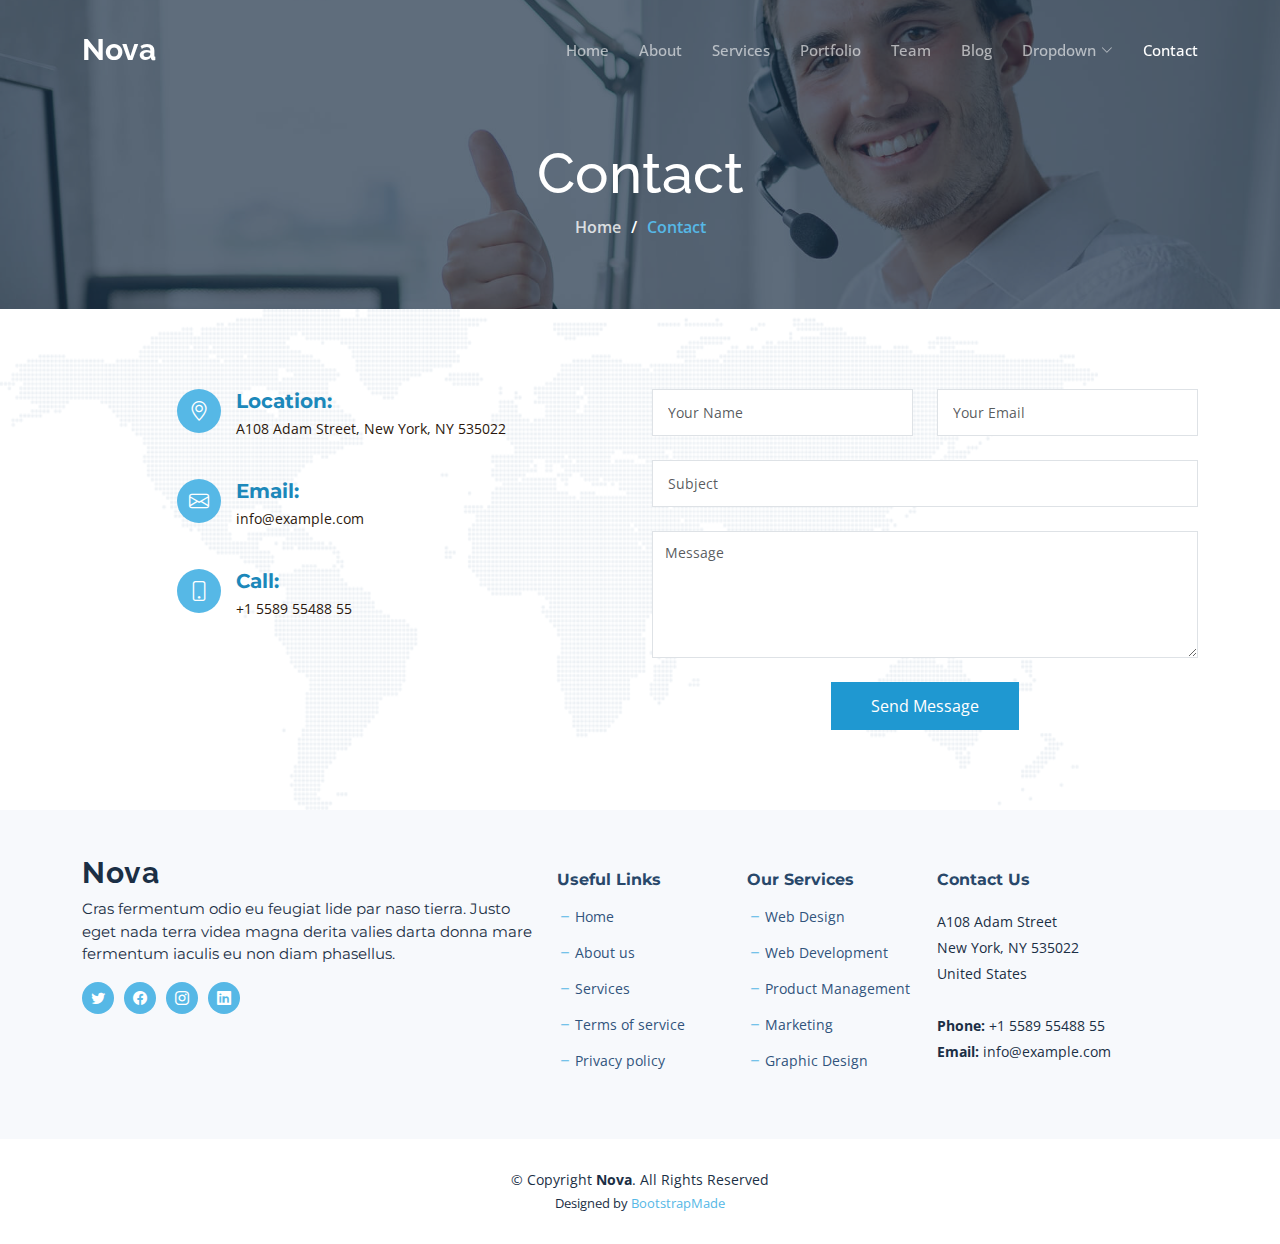
<file: contact.html>
<!DOCTYPE html>
<html lang="en">

<head>
  <meta charset="utf-8">
  <meta content="width=device-width, initial-scale=1.0" name="viewport">

  <title>Nova Bootstrap Template - Contact</title>
  <meta content="" name="description">
  <meta content="" name="keywords">

  <!-- Favicons -->
  <link href="assets/img/favicon.png" rel="icon">
  <link href="assets/img/apple-touch-icon.png" rel="apple-touch-icon">

  <!-- Google Fonts -->
  <link rel="preconnect" href="https://fonts.googleapis.com">
  <link rel="preconnect" href="https://fonts.gstatic.com" crossorigin>
  <link href="https://fonts.googleapis.com/css2?family=Open+Sans:ital,wght@0,300;0,400;0,500;0,600;0,700;1,300;1,400;1,600;1,700&family=Montserrat:ital,wght@0,300;0,400;0,500;0,600;0,700;1,300;1,400;1,500;1,600;1,700&family=Raleway:ital,wght@0,300;0,400;0,500;0,600;0,700;1,300;1,400;1,500;1,600;1,700&display=swap" rel="stylesheet">

  <!-- Vendor CSS Files -->
  <link href="assets/vendor/bootstrap/css/bootstrap.min.css" rel="stylesheet">
  <link href="assets/vendor/bootstrap-icons/bootstrap-icons.css" rel="stylesheet">
  <link href="assets/vendor/aos/aos.css" rel="stylesheet">
  <link href="assets/vendor/glightbox/css/glightbox.min.css" rel="stylesheet">
  <link href="assets/vendor/swiper/swiper-bundle.min.css" rel="stylesheet">
  <link href="assets/vendor/remixicon/remixicon.css" rel="stylesheet">

  <!-- Template Main CSS File -->
  <link href="assets/css/main.css" rel="stylesheet">

  <!-- =======================================================
  * Template Name: Nova
  * Updated: Jan 27 2024 with Bootstrap v5.3.2
  * Template URL: https://bootstrapmade.com/nova-bootstrap-business-template/
  * Author: BootstrapMade.com
  * License: https://bootstrapmade.com/license/
  ======================================================== -->
</head>

<body class="page-contact">

  <!-- ======= Header ======= -->
  <header id="header" class="header d-flex align-items-center fixed-top">
    <div class="container-fluid container-xl d-flex align-items-center justify-content-between">

      <a href="index.html" class="logo d-flex align-items-center">
        <!-- Uncomment the line below if you also wish to use an image logo -->
        <!-- <img src="assets/img/logo.png" alt=""> -->
        <h1 class="d-flex align-items-center">Nova</h1>
      </a>

      <i class="mobile-nav-toggle mobile-nav-show bi bi-list"></i>
      <i class="mobile-nav-toggle mobile-nav-hide d-none bi bi-x"></i>

      <nav id="navbar" class="navbar">
        <ul>
          <li><a href="index.html">Home</a></li>
          <li><a href="about.html">About</a></li>
          <li><a href="services.html">Services</a></li>
          <li><a href="portfolio.html">Portfolio</a></li>
          <li><a href="team.html">Team</a></li>
          <li><a href="blog.html">Blog</a></li>
          <li class="dropdown"><a href="#"><span>Dropdown</span> <i class="bi bi-chevron-down dropdown-indicator"></i></a>
            <ul>
              <li><a href="#">Dropdown 1</a></li>
              <li class="dropdown"><a href="#"><span>Deep Dropdown</span> <i class="bi bi-chevron-down dropdown-indicator"></i></a>
                <ul>
                  <li><a href="#">Deep Dropdown 1</a></li>
                  <li><a href="#">Deep Dropdown 2</a></li>
                  <li><a href="#">Deep Dropdown 3</a></li>
                  <li><a href="#">Deep Dropdown 4</a></li>
                  <li><a href="#">Deep Dropdown 5</a></li>
                </ul>
              </li>
              <li><a href="#">Dropdown 2</a></li>
              <li><a href="#">Dropdown 3</a></li>
              <li><a href="#">Dropdown 4</a></li>
            </ul>
          </li>
          <li><a href="contact.html" class="active">Contact</a></li>
        </ul>
      </nav><!-- .navbar -->

    </div>
  </header><!-- End Header -->

  <main id="main">

    <!-- ======= Breadcrumbs ======= -->
    <div class="breadcrumbs d-flex align-items-center" style="background-image: url('assets/img/contact-header.jpg');">
      <div class="container position-relative d-flex flex-column align-items-center">

        <h2>Contact</h2>
        <ol>
          <li><a href="index.html">Home</a></li>
          <li>Contact</li>
        </ol>

      </div>
    </div><!-- End Breadcrumbs -->

    <!-- ======= Contact Section ======= -->
    <section id="contact" class="contact">
      <div class="container position-relative" data-aos="fade-up">

        <div class="row gy-4 d-flex justify-content-end">

          <div class="col-lg-5" data-aos="fade-up" data-aos-delay="100">

            <div class="info-item d-flex">
              <i class="bi bi-geo-alt flex-shrink-0"></i>
              <div>
                <h4>Location:</h4>
                <p>A108 Adam Street, New York, NY 535022</p>
              </div>
            </div><!-- End Info Item -->

            <div class="info-item d-flex">
              <i class="bi bi-envelope flex-shrink-0"></i>
              <div>
                <h4>Email:</h4>
                <p>info@example.com</p>
              </div>
            </div><!-- End Info Item -->

            <div class="info-item d-flex">
              <i class="bi bi-phone flex-shrink-0"></i>
              <div>
                <h4>Call:</h4>
                <p>+1 5589 55488 55</p>
              </div>
            </div><!-- End Info Item -->

          </div>

          <div class="col-lg-6" data-aos="fade-up" data-aos-delay="250">

            <form action="forms/contact.php" method="post" role="form" class="php-email-form">
              <div class="row">
                <div class="col-md-6 form-group">
                  <input type="text" name="name" class="form-control" id="name" placeholder="Your Name" required>
                </div>
                <div class="col-md-6 form-group mt-3 mt-md-0">
                  <input type="email" class="form-control" name="email" id="email" placeholder="Your Email" required>
                </div>
              </div>
              <div class="form-group mt-3">
                <input type="text" class="form-control" name="subject" id="subject" placeholder="Subject" required>
              </div>
              <div class="form-group mt-3">
                <textarea class="form-control" name="message" rows="5" placeholder="Message" required></textarea>
              </div>
              <div class="my-3">
                <div class="loading">Loading</div>
                <div class="error-message"></div>
                <div class="sent-message">Your message has been sent. Thank you!</div>
              </div>
              <div class="text-center"><button type="submit">Send Message</button></div>
            </form>

          </div><!-- End Contact Form -->

        </div>

      </div>
    </section><!-- End Contact Section -->

  </main><!-- End #main -->

  <!-- ======= Footer ======= -->
  <footer id="footer" class="footer">

    <div class="footer-content">
      <div class="container">
        <div class="row gy-4">
          <div class="col-lg-5 col-md-12 footer-info">
            <a href="index.html" class="logo d-flex align-items-center">
              <span>Nova</span>
            </a>
            <p>Cras fermentum odio eu feugiat lide par naso tierra. Justo eget nada terra videa magna derita valies darta donna mare fermentum iaculis eu non diam phasellus.</p>
            <div class="social-links d-flex  mt-3">
              <a href="#" class="twitter"><i class="bi bi-twitter"></i></a>
              <a href="#" class="facebook"><i class="bi bi-facebook"></i></a>
              <a href="#" class="instagram"><i class="bi bi-instagram"></i></a>
              <a href="#" class="linkedin"><i class="bi bi-linkedin"></i></a>
            </div>
          </div>

          <div class="col-lg-2 col-6 footer-links">
            <h4>Useful Links</h4>
            <ul>
              <li><i class="bi bi-dash"></i> <a href="#">Home</a></li>
              <li><i class="bi bi-dash"></i> <a href="#">About us</a></li>
              <li><i class="bi bi-dash"></i> <a href="#">Services</a></li>
              <li><i class="bi bi-dash"></i> <a href="#">Terms of service</a></li>
              <li><i class="bi bi-dash"></i> <a href="#">Privacy policy</a></li>
            </ul>
          </div>

          <div class="col-lg-2 col-6 footer-links">
            <h4>Our Services</h4>
            <ul>
              <li><i class="bi bi-dash"></i> <a href="#">Web Design</a></li>
              <li><i class="bi bi-dash"></i> <a href="#">Web Development</a></li>
              <li><i class="bi bi-dash"></i> <a href="#">Product Management</a></li>
              <li><i class="bi bi-dash"></i> <a href="#">Marketing</a></li>
              <li><i class="bi bi-dash"></i> <a href="#">Graphic Design</a></li>
            </ul>
          </div>

          <div class="col-lg-3 col-md-12 footer-contact text-center text-md-start">
            <h4>Contact Us</h4>
            <p>
              A108 Adam Street <br>
              New York, NY 535022<br>
              United States <br><br>
              <strong>Phone:</strong> +1 5589 55488 55<br>
              <strong>Email:</strong> info@example.com<br>
            </p>

          </div>

        </div>
      </div>
    </div>

    <div class="footer-legal">
      <div class="container">
        <div class="copyright">
          &copy; Copyright <strong><span>Nova</span></strong>. All Rights Reserved
        </div>
        <div class="credits">
          <!-- All the links in the footer should remain intact. -->
          <!-- You can delete the links only if you purchased the pro version. -->
          <!-- Licensing information: https://bootstrapmade.com/license/ -->
          <!-- Purchase the pro version with working PHP/AJAX contact form: https://bootstrapmade.com/nova-bootstrap-business-template/ -->
          Designed by <a href="https://bootstrapmade.com/">BootstrapMade</a>
        </div>
      </div>
    </div>
  </footer><!-- End Footer --><!-- End Footer -->

  <a href="#" class="scroll-top d-flex align-items-center justify-content-center"><i class="bi bi-arrow-up-short"></i></a>

  <div id="preloader"></div>

  <!-- Vendor JS Files -->
  <script src="assets/vendor/bootstrap/js/bootstrap.bundle.min.js"></script>
  <script src="assets/vendor/aos/aos.js"></script>
  <script src="assets/vendor/glightbox/js/glightbox.min.js"></script>
  <script src="assets/vendor/swiper/swiper-bundle.min.js"></script>
  <script src="assets/vendor/isotope-layout/isotope.pkgd.min.js"></script>
  <script src="assets/vendor/php-email-form/validate.js"></script>

  <!-- Template Main JS File -->
  <script src="assets/js/main.js"></script>

</body>

</html>
</file>
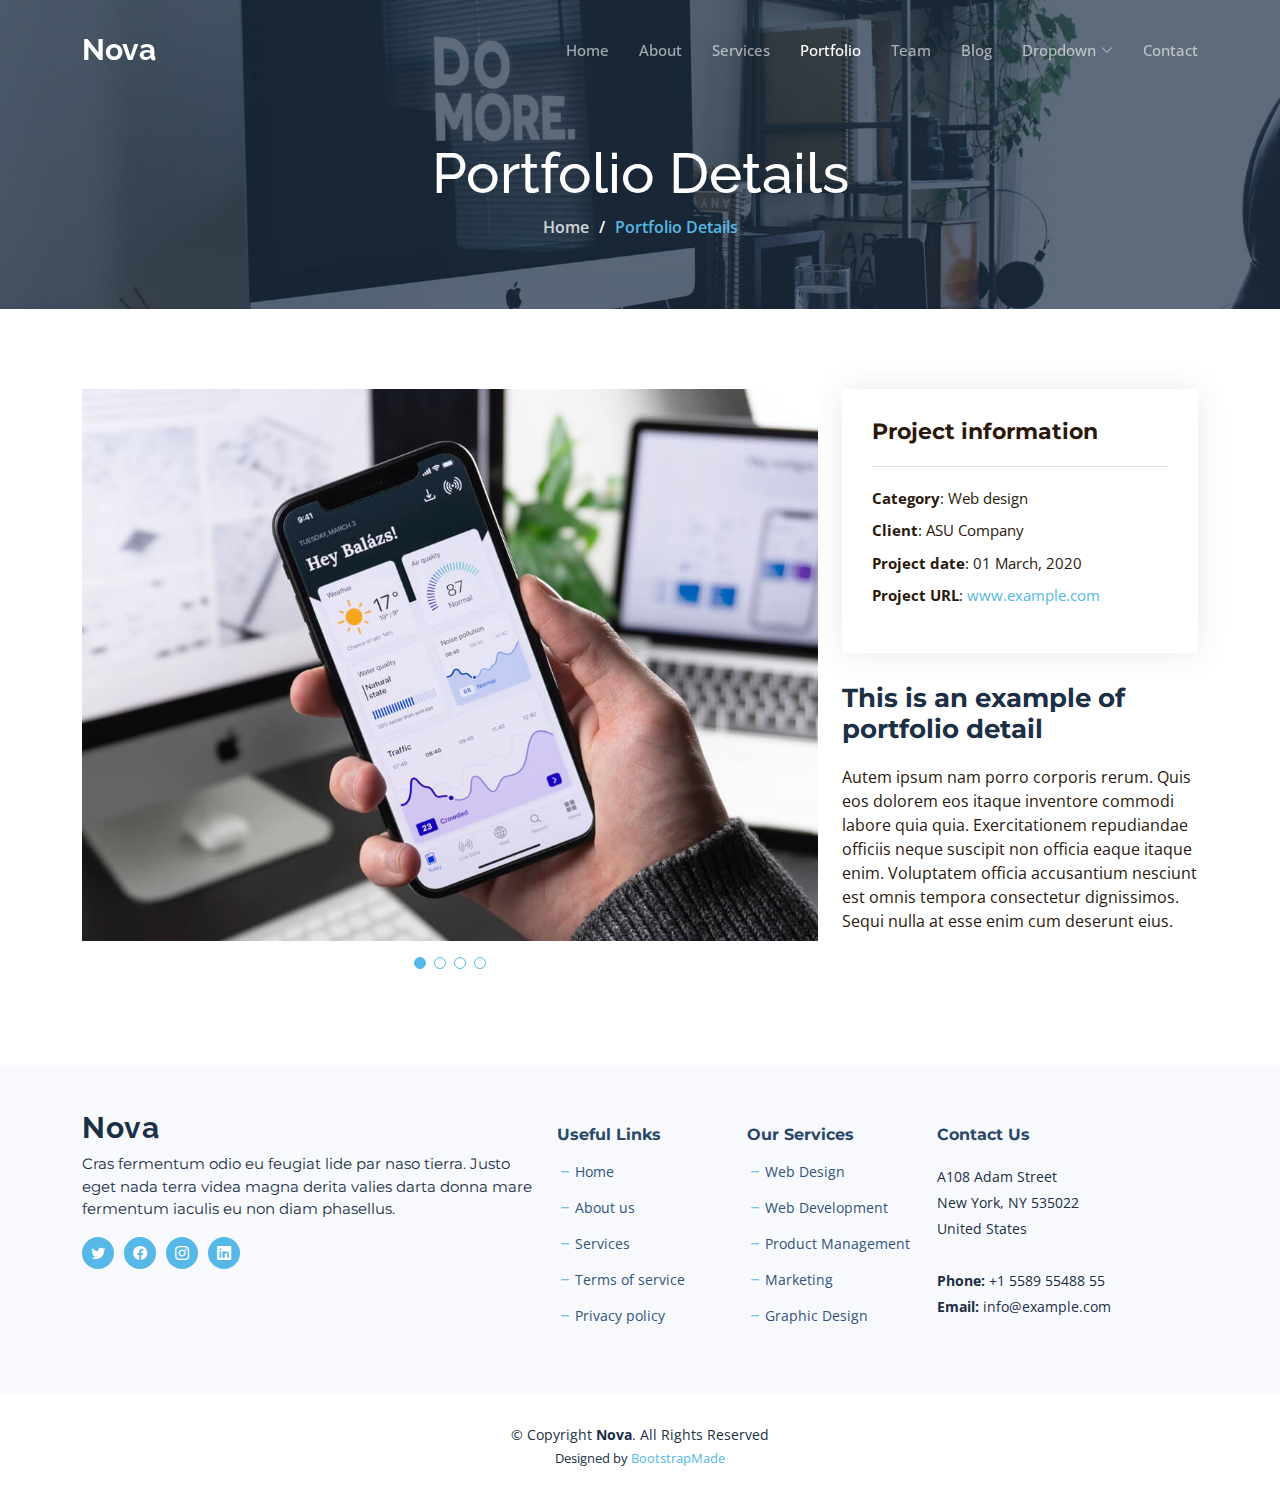
<file: portfolio-details.html>
<!DOCTYPE html>
<html lang="en">

<head>
  <meta charset="utf-8">
  <meta content="width=device-width, initial-scale=1.0" name="viewport">

  <title>Portfolio Details - HeroBiz Bootstrap Template</title>
  <meta content="" name="description">
  <meta content="" name="keywords">

  <!-- Favicons -->
  <link href="assets/img/favicon.png" rel="icon">
  <link href="assets/img/apple-touch-icon.png" rel="apple-touch-icon">

  <!-- Google Fonts -->
  <link rel="preconnect" href="https://fonts.googleapis.com">
  <link rel="preconnect" href="https://fonts.gstatic.com" crossorigin>
  <link href="https://fonts.googleapis.com/css2?family=Open+Sans:ital,wght@0,300;0,400;0,500;0,600;0,700;1,300;1,400;1,600;1,700&family=Montserrat:ital,wght@0,300;0,400;0,500;0,600;0,700;1,300;1,400;1,500;1,600;1,700&family=Raleway:ital,wght@0,300;0,400;0,500;0,600;0,700;1,300;1,400;1,500;1,600;1,700&display=swap" rel="stylesheet">

  <!-- Vendor CSS Files -->
  <link href="assets/vendor/bootstrap/css/bootstrap.min.css" rel="stylesheet">
  <link href="assets/vendor/bootstrap-icons/bootstrap-icons.css" rel="stylesheet">
  <link href="assets/vendor/aos/aos.css" rel="stylesheet">
  <link href="assets/vendor/glightbox/css/glightbox.min.css" rel="stylesheet">
  <link href="assets/vendor/swiper/swiper-bundle.min.css" rel="stylesheet">
  <link href="assets/vendor/remixicon/remixicon.css" rel="stylesheet">

  <!-- Template Main CSS File -->
  <link href="assets/css/main.css" rel="stylesheet">

  <!-- =======================================================
  * Template Name: Nova
  * Updated: Jan 27 2024 with Bootstrap v5.3.2
  * Template URL: https://bootstrapmade.com/nova-bootstrap-business-template/
  * Author: BootstrapMade.com
  * License: https://bootstrapmade.com/license/
  ======================================================== -->
</head>

<body class="page-portfolio">

  <!-- ======= Header ======= -->
  <header id="header" class="header d-flex align-items-center fixed-top">
    <div class="container-fluid container-xl d-flex align-items-center justify-content-between">

      <a href="index.html" class="logo d-flex align-items-center">
        <!-- Uncomment the line below if you also wish to use an image logo -->
        <!-- <img src="assets/img/logo.png" alt=""> -->
        <h1 class="d-flex align-items-center">Nova</h1>
      </a>

      <i class="mobile-nav-toggle mobile-nav-show bi bi-list"></i>
      <i class="mobile-nav-toggle mobile-nav-hide d-none bi bi-x"></i>

      <nav id="navbar" class="navbar">
        <ul>
          <li><a href="index.html">Home</a></li>
          <li><a href="about.html">About</a></li>
          <li><a href="services.html">Services</a></li>
          <li><a href="portfolio.html" class="active">Portfolio</a></li>
          <li><a href="team.html">Team</a></li>
          <li><a href="blog.html">Blog</a></li>
          <li class="dropdown"><a href="#"><span>Dropdown</span> <i class="bi bi-chevron-down dropdown-indicator"></i></a>
            <ul>
              <li><a href="#">Dropdown 1</a></li>
              <li class="dropdown"><a href="#"><span>Deep Dropdown</span> <i class="bi bi-chevron-down dropdown-indicator"></i></a>
                <ul>
                  <li><a href="#">Deep Dropdown 1</a></li>
                  <li><a href="#">Deep Dropdown 2</a></li>
                  <li><a href="#">Deep Dropdown 3</a></li>
                  <li><a href="#">Deep Dropdown 4</a></li>
                  <li><a href="#">Deep Dropdown 5</a></li>
                </ul>
              </li>
              <li><a href="#">Dropdown 2</a></li>
              <li><a href="#">Dropdown 3</a></li>
              <li><a href="#">Dropdown 4</a></li>
            </ul>
          </li>
          <li><a href="contact.html">Contact</a></li>
        </ul>
      </nav><!-- .navbar -->

    </div>
  </header><!-- End Header -->

  <main id="main">

    <!-- ======= Breadcrumbs ======= -->
    <div class="breadcrumbs d-flex align-items-center" style="background-image: url('assets/img/portfolio-header.jpg');">
      <div class="container position-relative d-flex flex-column align-items-center">

        <h2>Portfolio Details</h2>
        <ol>
          <li><a href="index.html">Home</a></li>
          <li>Portfolio Details</li>
        </ol>

      </div>
    </div><!-- End Breadcrumbs -->

    <!-- ======= Portfolio Details Section ======= -->
    <section id="portfolio-details" class="portfolio-details">
      <div class="container" data-aos="fade-up">

        <div class="row gy-4">

          <div class="col-lg-8">
            <div class="slides-1 portfolio-details-slider swiper">
              <div class="swiper-wrapper align-items-center">

                <div class="swiper-slide">
                  <img src="assets/img/portfolio/app-1.jpg" alt="">
                </div>

                <div class="swiper-slide">
                  <img src="assets/img/portfolio/product-1.jpg" alt="">
                </div>

                <div class="swiper-slide">
                  <img src="assets/img/portfolio/branding-1.jpg" alt="">
                </div>

                <div class="swiper-slide">
                  <img src="assets/img/portfolio/books-1.jpg" alt="">
                </div>

              </div>
              <div class="swiper-pagination"></div>
            </div>
          </div>

          <div class="col-lg-4">
            <div class="portfolio-info">
              <h3>Project information</h3>
              <ul>
                <li><strong>Category</strong>: Web design</li>
                <li><strong>Client</strong>: ASU Company</li>
                <li><strong>Project date</strong>: 01 March, 2020</li>
                <li><strong>Project URL</strong>: <a href="#">www.example.com</a></li>
              </ul>
            </div>
            <div class="portfolio-description">
              <h2>This is an example of portfolio detail</h2>
              <p>
                Autem ipsum nam porro corporis rerum. Quis eos dolorem eos itaque inventore commodi labore quia quia. Exercitationem repudiandae officiis neque suscipit non officia eaque itaque enim. Voluptatem officia accusantium nesciunt est omnis tempora consectetur dignissimos. Sequi nulla at esse enim cum deserunt eius.
              </p>
            </div>
          </div>

        </div>

      </div>
    </section><!-- End Portfolio Details Section -->

  </main><!-- End #main -->

  <!-- ======= Footer ======= -->
  <footer id="footer" class="footer">

    <div class="footer-content">
      <div class="container">
        <div class="row gy-4">
          <div class="col-lg-5 col-md-12 footer-info">
            <a href="index.html" class="logo d-flex align-items-center">
              <span>Nova</span>
            </a>
            <p>Cras fermentum odio eu feugiat lide par naso tierra. Justo eget nada terra videa magna derita valies darta donna mare fermentum iaculis eu non diam phasellus.</p>
            <div class="social-links d-flex  mt-3">
              <a href="#" class="twitter"><i class="bi bi-twitter"></i></a>
              <a href="#" class="facebook"><i class="bi bi-facebook"></i></a>
              <a href="#" class="instagram"><i class="bi bi-instagram"></i></a>
              <a href="#" class="linkedin"><i class="bi bi-linkedin"></i></a>
            </div>
          </div>

          <div class="col-lg-2 col-6 footer-links">
            <h4>Useful Links</h4>
            <ul>
              <li><i class="bi bi-dash"></i> <a href="#">Home</a></li>
              <li><i class="bi bi-dash"></i> <a href="#">About us</a></li>
              <li><i class="bi bi-dash"></i> <a href="#">Services</a></li>
              <li><i class="bi bi-dash"></i> <a href="#">Terms of service</a></li>
              <li><i class="bi bi-dash"></i> <a href="#">Privacy policy</a></li>
            </ul>
          </div>

          <div class="col-lg-2 col-6 footer-links">
            <h4>Our Services</h4>
            <ul>
              <li><i class="bi bi-dash"></i> <a href="#">Web Design</a></li>
              <li><i class="bi bi-dash"></i> <a href="#">Web Development</a></li>
              <li><i class="bi bi-dash"></i> <a href="#">Product Management</a></li>
              <li><i class="bi bi-dash"></i> <a href="#">Marketing</a></li>
              <li><i class="bi bi-dash"></i> <a href="#">Graphic Design</a></li>
            </ul>
          </div>

          <div class="col-lg-3 col-md-12 footer-contact text-center text-md-start">
            <h4>Contact Us</h4>
            <p>
              A108 Adam Street <br>
              New York, NY 535022<br>
              United States <br><br>
              <strong>Phone:</strong> +1 5589 55488 55<br>
              <strong>Email:</strong> info@example.com<br>
            </p>

          </div>

        </div>
      </div>
    </div>

    <div class="footer-legal">
      <div class="container">
        <div class="copyright">
          &copy; Copyright <strong><span>Nova</span></strong>. All Rights Reserved
        </div>
        <div class="credits">
          <!-- All the links in the footer should remain intact. -->
          <!-- You can delete the links only if you purchased the pro version. -->
          <!-- Licensing information: https://bootstrapmade.com/license/ -->
          <!-- Purchase the pro version with working PHP/AJAX contact form: https://bootstrapmade.com/nova-bootstrap-business-template/ -->
          Designed by <a href="https://bootstrapmade.com/">BootstrapMade</a>
        </div>
      </div>
    </div>
  </footer><!-- End Footer --><!-- End Footer -->

  <a href="#" class="scroll-top d-flex align-items-center justify-content-center"><i class="bi bi-arrow-up-short"></i></a>

  <div id="preloader"></div>

  <!-- Vendor JS Files -->
  <script src="assets/vendor/bootstrap/js/bootstrap.bundle.min.js"></script>
  <script src="assets/vendor/aos/aos.js"></script>
  <script src="assets/vendor/glightbox/js/glightbox.min.js"></script>
  <script src="assets/vendor/swiper/swiper-bundle.min.js"></script>
  <script src="assets/vendor/isotope-layout/isotope.pkgd.min.js"></script>
  <script src="assets/vendor/php-email-form/validate.js"></script>

  <!-- Template Main JS File -->
  <script src="assets/js/main.js"></script>

</body>

</html>
</file>
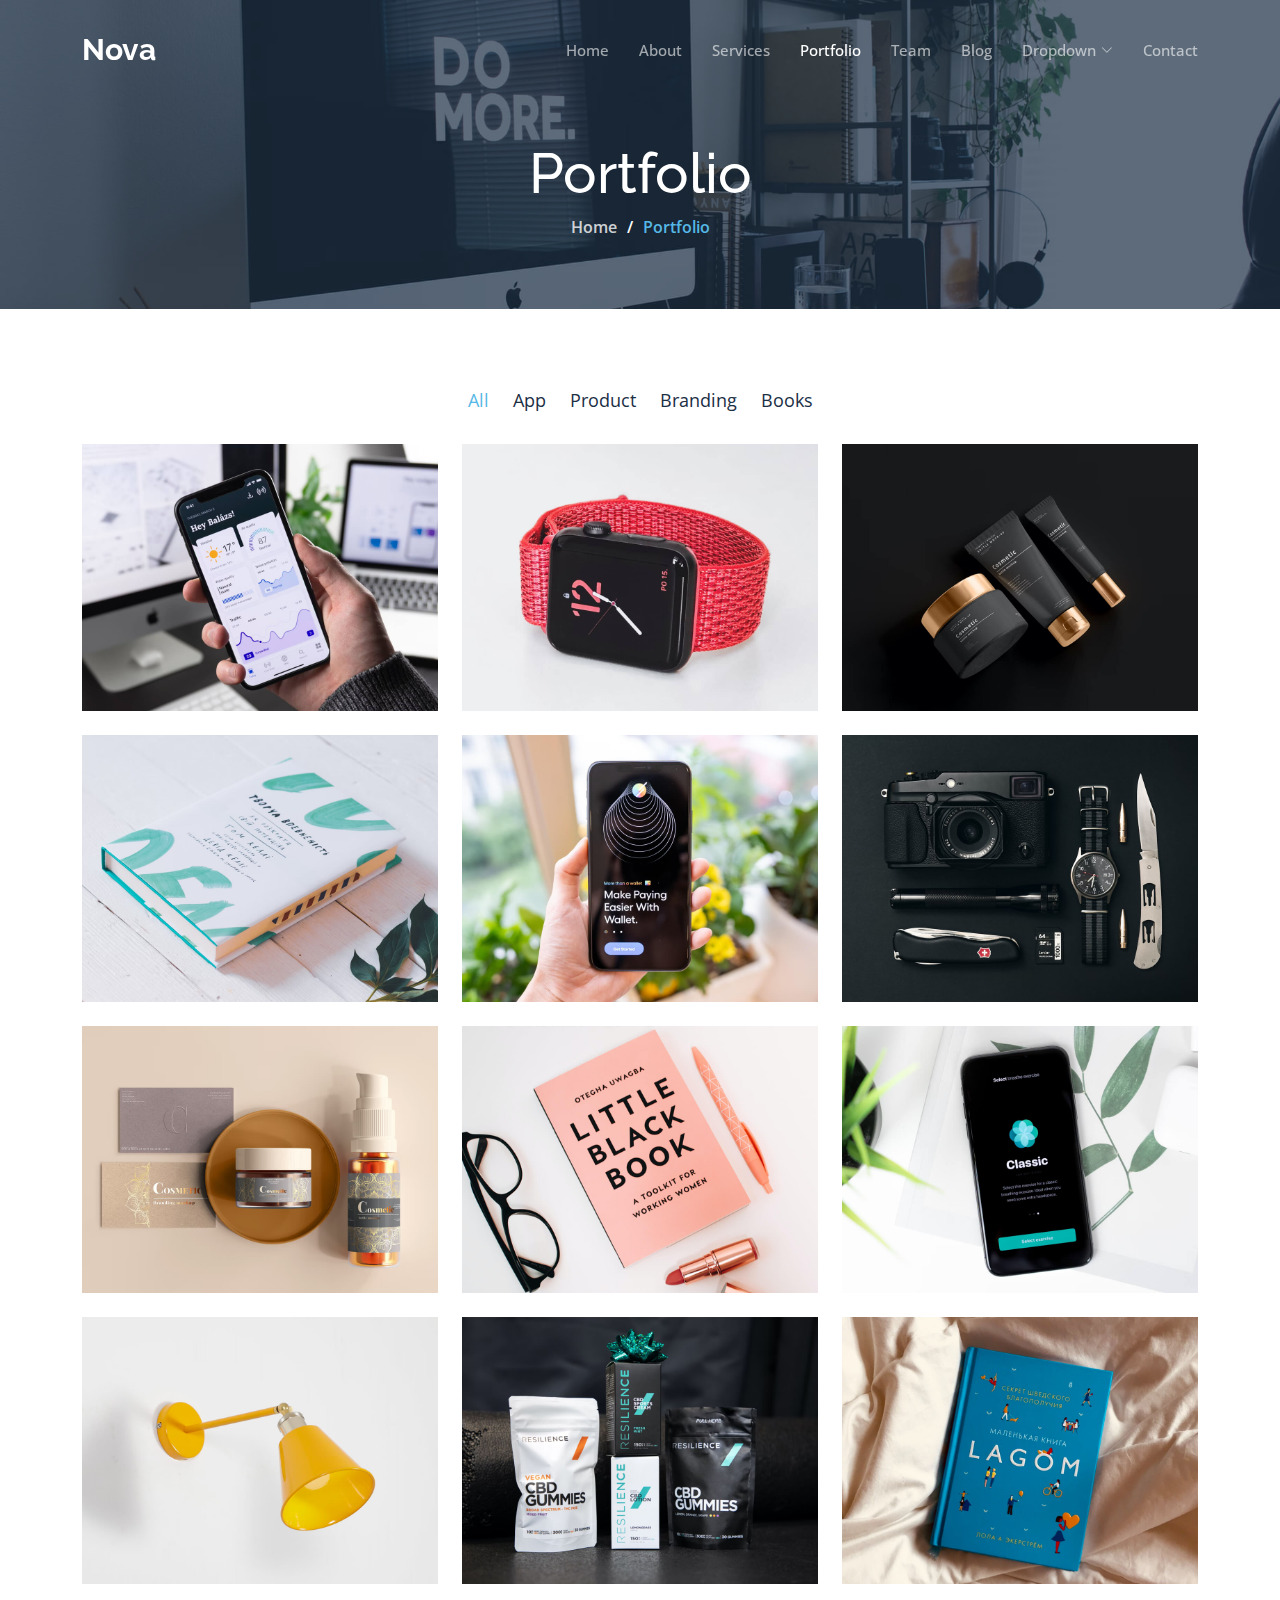
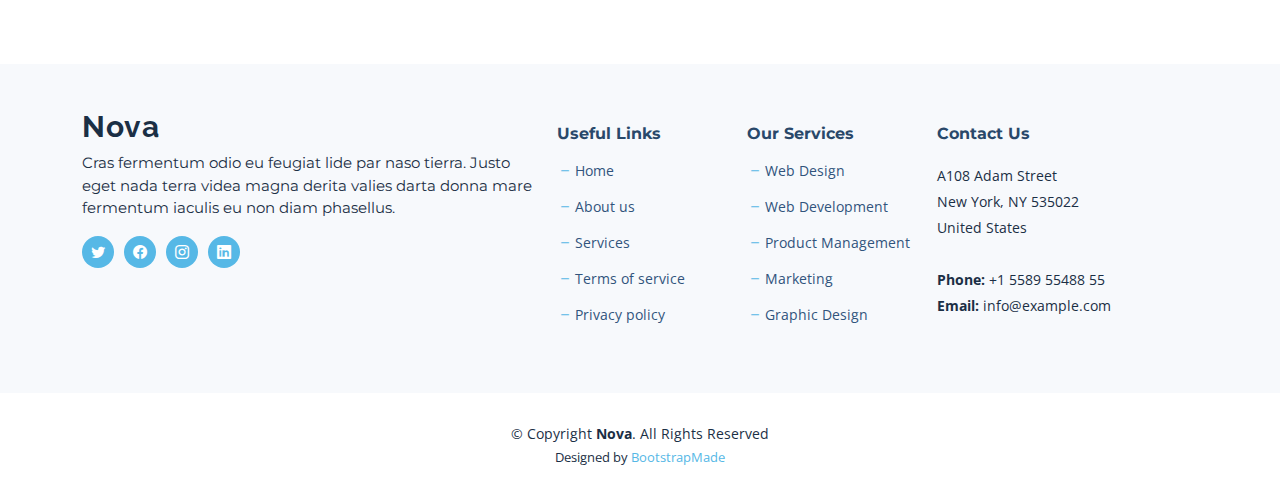
<file: portfolio.html>
<!DOCTYPE html>
<html lang="en">

<head>
  <meta charset="utf-8">
  <meta content="width=device-width, initial-scale=1.0" name="viewport">

  <title>Nova Bootstrap Template - Portfolio</title>
  <meta content="" name="description">
  <meta content="" name="keywords">

  <!-- Favicons -->
  <link href="assets/img/favicon.png" rel="icon">
  <link href="assets/img/apple-touch-icon.png" rel="apple-touch-icon">

  <!-- Google Fonts -->
  <link rel="preconnect" href="https://fonts.googleapis.com">
  <link rel="preconnect" href="https://fonts.gstatic.com" crossorigin>
  <link href="https://fonts.googleapis.com/css2?family=Open+Sans:ital,wght@0,300;0,400;0,500;0,600;0,700;1,300;1,400;1,600;1,700&family=Montserrat:ital,wght@0,300;0,400;0,500;0,600;0,700;1,300;1,400;1,500;1,600;1,700&family=Raleway:ital,wght@0,300;0,400;0,500;0,600;0,700;1,300;1,400;1,500;1,600;1,700&display=swap" rel="stylesheet">

  <!-- Vendor CSS Files -->
  <link href="assets/vendor/bootstrap/css/bootstrap.min.css" rel="stylesheet">
  <link href="assets/vendor/bootstrap-icons/bootstrap-icons.css" rel="stylesheet">
  <link href="assets/vendor/aos/aos.css" rel="stylesheet">
  <link href="assets/vendor/glightbox/css/glightbox.min.css" rel="stylesheet">
  <link href="assets/vendor/swiper/swiper-bundle.min.css" rel="stylesheet">
  <link href="assets/vendor/remixicon/remixicon.css" rel="stylesheet">

  <!-- Template Main CSS File -->
  <link href="assets/css/main.css" rel="stylesheet">

  <!-- =======================================================
  * Template Name: Nova
  * Updated: Jan 27 2024 with Bootstrap v5.3.2
  * Template URL: https://bootstrapmade.com/nova-bootstrap-business-template/
  * Author: BootstrapMade.com
  * License: https://bootstrapmade.com/license/
  ======================================================== -->
</head>

<body class="page-portfolio">

  <!-- ======= Header ======= -->
  <header id="header" class="header d-flex align-items-center fixed-top">
    <div class="container-fluid container-xl d-flex align-items-center justify-content-between">

      <a href="index.html" class="logo d-flex align-items-center">
        <!-- Uncomment the line below if you also wish to use an image logo -->
        <!-- <img src="assets/img/logo.png" alt=""> -->
        <h1 class="d-flex align-items-center">Nova</h1>
      </a>

      <i class="mobile-nav-toggle mobile-nav-show bi bi-list"></i>
      <i class="mobile-nav-toggle mobile-nav-hide d-none bi bi-x"></i>

      <nav id="navbar" class="navbar">
        <ul>
          <li><a href="index.html">Home</a></li>
          <li><a href="about.html">About</a></li>
          <li><a href="services.html">Services</a></li>
          <li><a href="portfolio.html" class="active">Portfolio</a></li>
          <li><a href="team.html">Team</a></li>
          <li><a href="blog.html">Blog</a></li>
          <li class="dropdown"><a href="#"><span>Dropdown</span> <i class="bi bi-chevron-down dropdown-indicator"></i></a>
            <ul>
              <li><a href="#">Dropdown 1</a></li>
              <li class="dropdown"><a href="#"><span>Deep Dropdown</span> <i class="bi bi-chevron-down dropdown-indicator"></i></a>
                <ul>
                  <li><a href="#">Deep Dropdown 1</a></li>
                  <li><a href="#">Deep Dropdown 2</a></li>
                  <li><a href="#">Deep Dropdown 3</a></li>
                  <li><a href="#">Deep Dropdown 4</a></li>
                  <li><a href="#">Deep Dropdown 5</a></li>
                </ul>
              </li>
              <li><a href="#">Dropdown 2</a></li>
              <li><a href="#">Dropdown 3</a></li>
              <li><a href="#">Dropdown 4</a></li>
            </ul>
          </li>
          <li><a href="contact.html">Contact</a></li>
        </ul>
      </nav><!-- .navbar -->

    </div>
  </header><!-- End Header -->

  <main id="main">

    <!-- ======= Breadcrumbs ======= -->
    <div class="breadcrumbs d-flex align-items-center" style="background-image: url('assets/img/portfolio-header.jpg');">
      <div class="container position-relative d-flex flex-column align-items-center">

        <h2>Portfolio</h2>
        <ol>
          <li><a href="index.html">Home</a></li>
          <li>Portfolio</li>
        </ol>

      </div>
    </div><!-- End Breadcrumbs -->

    <!-- ======= Portfolio Section ======= -->
    <section id="portfolio" class="portfolio">
      <div class="container" data-aos="fade-up">

        <div class="portfolio-isotope" data-portfolio-filter="*" data-portfolio-layout="masonry" data-portfolio-sort="original-order">

          <ul class="portfolio-flters" data-aos="fade-up" data-aos-delay="100">
            <li data-filter="*" class="filter-active">All</li>
            <li data-filter=".filter-app">App</li>
            <li data-filter=".filter-product">Product</li>
            <li data-filter=".filter-branding">Branding</li>
            <li data-filter=".filter-books">Books</li>
          </ul><!-- End Portfolio Filters -->

          <div class="row gy-4 portfolio-container" data-aos="fade-up" data-aos-delay="300">

            <div class="col-lg-4 col-md-6 portfolio-item filter-app">
              <img src="assets/img/portfolio/app-1.jpg" class="img-fluid" alt="">
              <div class="portfolio-info">
                <h4>App 1</h4>
                <p>Lorem ipsum, dolor sit amet consectetur</p>
                <a href="assets/img/portfolio/app-1.jpg" title="App 1" data-gallery="portfolio-gallery-app" class="glightbox preview-link"><i class="bi bi-zoom-in"></i></a>
                <a href="portfolio-details.html" title="More Details" class="details-link"><i class="bi bi-link-45deg"></i></a>
              </div>
            </div><!-- End Portfolio Item -->

            <div class="col-lg-4 col-md-6 portfolio-item filter-product">
              <img src="assets/img/portfolio/product-1.jpg" class="img-fluid" alt="">
              <div class="portfolio-info">
                <h4>Product 1</h4>
                <p>Lorem ipsum, dolor sit amet consectetur</p>
                <a href="assets/img/portfolio/product-1.jpg" title="Product 1" data-gallery="portfolio-gallery-product" class="glightbox preview-link"><i class="bi bi-zoom-in"></i></a>
                <a href="portfolio-details.html" title="More Details" class="details-link"><i class="bi bi-link-45deg"></i></a>
              </div>
            </div><!-- End Portfolio Item -->

            <div class="col-lg-4 col-md-6 portfolio-item filter-branding">
              <img src="assets/img/portfolio/branding-1.jpg" class="img-fluid" alt="">
              <div class="portfolio-info">
                <h4>Branding 1</h4>
                <p>Lorem ipsum, dolor sit amet consectetur</p>
                <a href="assets/img/portfolio/branding-1.jpg" title="Branding 1" data-gallery="portfolio-gallery-branding" class="glightbox preview-link"><i class="bi bi-zoom-in"></i></a>
                <a href="portfolio-details.html" title="More Details" class="details-link"><i class="bi bi-link-45deg"></i></a>
              </div>
            </div><!-- End Portfolio Item -->

            <div class="col-lg-4 col-md-6 portfolio-item filter-books">
              <img src="assets/img/portfolio/books-1.jpg" class="img-fluid" alt="">
              <div class="portfolio-info">
                <h4>Books 1</h4>
                <p>Lorem ipsum, dolor sit amet consectetur</p>
                <a href="assets/img/portfolio/books-1.jpg" title="Branding 1" data-gallery="portfolio-gallery-book" class="glightbox preview-link"><i class="bi bi-zoom-in"></i></a>
                <a href="portfolio-details.html" title="More Details" class="details-link"><i class="bi bi-link-45deg"></i></a>
              </div>
            </div><!-- End Portfolio Item -->

            <div class="col-lg-4 col-md-6 portfolio-item filter-app">
              <img src="assets/img/portfolio/app-2.jpg" class="img-fluid" alt="">
              <div class="portfolio-info">
                <h4>App 2</h4>
                <p>Lorem ipsum, dolor sit amet consectetur</p>
                <a href="assets/img/portfolio/app-2.jpg" title="App 2" data-gallery="portfolio-gallery-app" class="glightbox preview-link"><i class="bi bi-zoom-in"></i></a>
                <a href="portfolio-details.html" title="More Details" class="details-link"><i class="bi bi-link-45deg"></i></a>
              </div>
            </div><!-- End Portfolio Item -->

            <div class="col-lg-4 col-md-6 portfolio-item filter-product">
              <img src="assets/img/portfolio/product-2.jpg" class="img-fluid" alt="">
              <div class="portfolio-info">
                <h4>Product 2</h4>
                <p>Lorem ipsum, dolor sit amet consectetur</p>
                <a href="assets/img/portfolio/product-2.jpg" title="Product 2" data-gallery="portfolio-gallery-product" class="glightbox preview-link"><i class="bi bi-zoom-in"></i></a>
                <a href="portfolio-details.html" title="More Details" class="details-link"><i class="bi bi-link-45deg"></i></a>
              </div>
            </div><!-- End Portfolio Item -->

            <div class="col-lg-4 col-md-6 portfolio-item filter-branding">
              <img src="assets/img/portfolio/branding-2.jpg" class="img-fluid" alt="">
              <div class="portfolio-info">
                <h4>Branding 2</h4>
                <p>Lorem ipsum, dolor sit amet consectetur</p>
                <a href="assets/img/portfolio/branding-2.jpg" title="Branding 2" data-gallery="portfolio-gallery-branding" class="glightbox preview-link"><i class="bi bi-zoom-in"></i></a>
                <a href="portfolio-details.html" title="More Details" class="details-link"><i class="bi bi-link-45deg"></i></a>
              </div>
            </div><!-- End Portfolio Item -->

            <div class="col-lg-4 col-md-6 portfolio-item filter-books">
              <img src="assets/img/portfolio/books-2.jpg" class="img-fluid" alt="">
              <div class="portfolio-info">
                <h4>Books 2</h4>
                <p>Lorem ipsum, dolor sit amet consectetur</p>
                <a href="assets/img/portfolio/books-2.jpg" title="Branding 2" data-gallery="portfolio-gallery-book" class="glightbox preview-link"><i class="bi bi-zoom-in"></i></a>
                <a href="portfolio-details.html" title="More Details" class="details-link"><i class="bi bi-link-45deg"></i></a>
              </div>
            </div><!-- End Portfolio Item -->

            <div class="col-lg-4 col-md-6 portfolio-item filter-app">
              <img src="assets/img/portfolio/app-3.jpg" class="img-fluid" alt="">
              <div class="portfolio-info">
                <h4>App 3</h4>
                <p>Lorem ipsum, dolor sit amet consectetur</p>
                <a href="assets/img/portfolio/app-3.jpg" title="App 3" data-gallery="portfolio-gallery-app" class="glightbox preview-link"><i class="bi bi-zoom-in"></i></a>
                <a href="portfolio-details.html" title="More Details" class="details-link"><i class="bi bi-link-45deg"></i></a>
              </div>
            </div><!-- End Portfolio Item -->

            <div class="col-lg-4 col-md-6 portfolio-item filter-product">
              <img src="assets/img/portfolio/product-3.jpg" class="img-fluid" alt="">
              <div class="portfolio-info">
                <h4>Product 3</h4>
                <p>Lorem ipsum, dolor sit amet consectetur</p>
                <a href="assets/img/portfolio/product-3.jpg" title="Product 3" data-gallery="portfolio-gallery-product" class="glightbox preview-link"><i class="bi bi-zoom-in"></i></a>
                <a href="portfolio-details.html" title="More Details" class="details-link"><i class="bi bi-link-45deg"></i></a>
              </div>
            </div><!-- End Portfolio Item -->

            <div class="col-lg-4 col-md-6 portfolio-item filter-branding">
              <img src="assets/img/portfolio/branding-3.jpg" class="img-fluid" alt="">
              <div class="portfolio-info">
                <h4>Branding 3</h4>
                <p>Lorem ipsum, dolor sit amet consectetur</p>
                <a href="assets/img/portfolio/branding-3.jpg" title="Branding 2" data-gallery="portfolio-gallery-branding" class="glightbox preview-link"><i class="bi bi-zoom-in"></i></a>
                <a href="portfolio-details.html" title="More Details" class="details-link"><i class="bi bi-link-45deg"></i></a>
              </div>
            </div><!-- End Portfolio Item -->

            <div class="col-lg-4 col-md-6 portfolio-item filter-books">
              <img src="assets/img/portfolio/books-3.jpg" class="img-fluid" alt="">
              <div class="portfolio-info">
                <h4>Books 3</h4>
                <p>Lorem ipsum, dolor sit amet consectetur</p>
                <a href="assets/img/portfolio/books-3.jpg" title="Branding 3" data-gallery="portfolio-gallery-book" class="glightbox preview-link"><i class="bi bi-zoom-in"></i></a>
                <a href="portfolio-details.html" title="More Details" class="details-link"><i class="bi bi-link-45deg"></i></a>
              </div>
            </div><!-- End Portfolio Item -->

          </div><!-- End Portfolio Container -->

        </div>

      </div>
    </section><!-- End Portfolio Section -->

  </main><!-- End #main -->

  <!-- ======= Footer ======= -->
  <footer id="footer" class="footer">

    <div class="footer-content">
      <div class="container">
        <div class="row gy-4">
          <div class="col-lg-5 col-md-12 footer-info">
            <a href="index.html" class="logo d-flex align-items-center">
              <span>Nova</span>
            </a>
            <p>Cras fermentum odio eu feugiat lide par naso tierra. Justo eget nada terra videa magna derita valies darta donna mare fermentum iaculis eu non diam phasellus.</p>
            <div class="social-links d-flex  mt-3">
              <a href="#" class="twitter"><i class="bi bi-twitter"></i></a>
              <a href="#" class="facebook"><i class="bi bi-facebook"></i></a>
              <a href="#" class="instagram"><i class="bi bi-instagram"></i></a>
              <a href="#" class="linkedin"><i class="bi bi-linkedin"></i></a>
            </div>
          </div>

          <div class="col-lg-2 col-6 footer-links">
            <h4>Useful Links</h4>
            <ul>
              <li><i class="bi bi-dash"></i> <a href="#">Home</a></li>
              <li><i class="bi bi-dash"></i> <a href="#">About us</a></li>
              <li><i class="bi bi-dash"></i> <a href="#">Services</a></li>
              <li><i class="bi bi-dash"></i> <a href="#">Terms of service</a></li>
              <li><i class="bi bi-dash"></i> <a href="#">Privacy policy</a></li>
            </ul>
          </div>

          <div class="col-lg-2 col-6 footer-links">
            <h4>Our Services</h4>
            <ul>
              <li><i class="bi bi-dash"></i> <a href="#">Web Design</a></li>
              <li><i class="bi bi-dash"></i> <a href="#">Web Development</a></li>
              <li><i class="bi bi-dash"></i> <a href="#">Product Management</a></li>
              <li><i class="bi bi-dash"></i> <a href="#">Marketing</a></li>
              <li><i class="bi bi-dash"></i> <a href="#">Graphic Design</a></li>
            </ul>
          </div>

          <div class="col-lg-3 col-md-12 footer-contact text-center text-md-start">
            <h4>Contact Us</h4>
            <p>
              A108 Adam Street <br>
              New York, NY 535022<br>
              United States <br><br>
              <strong>Phone:</strong> +1 5589 55488 55<br>
              <strong>Email:</strong> info@example.com<br>
            </p>

          </div>

        </div>
      </div>
    </div>

    <div class="footer-legal">
      <div class="container">
        <div class="copyright">
          &copy; Copyright <strong><span>Nova</span></strong>. All Rights Reserved
        </div>
        <div class="credits">
          <!-- All the links in the footer should remain intact. -->
          <!-- You can delete the links only if you purchased the pro version. -->
          <!-- Licensing information: https://bootstrapmade.com/license/ -->
          <!-- Purchase the pro version with working PHP/AJAX contact form: https://bootstrapmade.com/nova-bootstrap-business-template/ -->
          Designed by <a href="https://bootstrapmade.com/">BootstrapMade</a>
        </div>
      </div>
    </div>
  </footer><!-- End Footer --><!-- End Footer -->

  <a href="#" class="scroll-top d-flex align-items-center justify-content-center"><i class="bi bi-arrow-up-short"></i></a>

  <div id="preloader"></div>

  <!-- Vendor JS Files -->
  <script src="assets/vendor/bootstrap/js/bootstrap.bundle.min.js"></script>
  <script src="assets/vendor/aos/aos.js"></script>
  <script src="assets/vendor/glightbox/js/glightbox.min.js"></script>
  <script src="assets/vendor/swiper/swiper-bundle.min.js"></script>
  <script src="assets/vendor/isotope-layout/isotope.pkgd.min.js"></script>
  <script src="assets/vendor/php-email-form/validate.js"></script>

  <!-- Template Main JS File -->
  <script src="assets/js/main.js"></script>

</body>

</html>
</file>
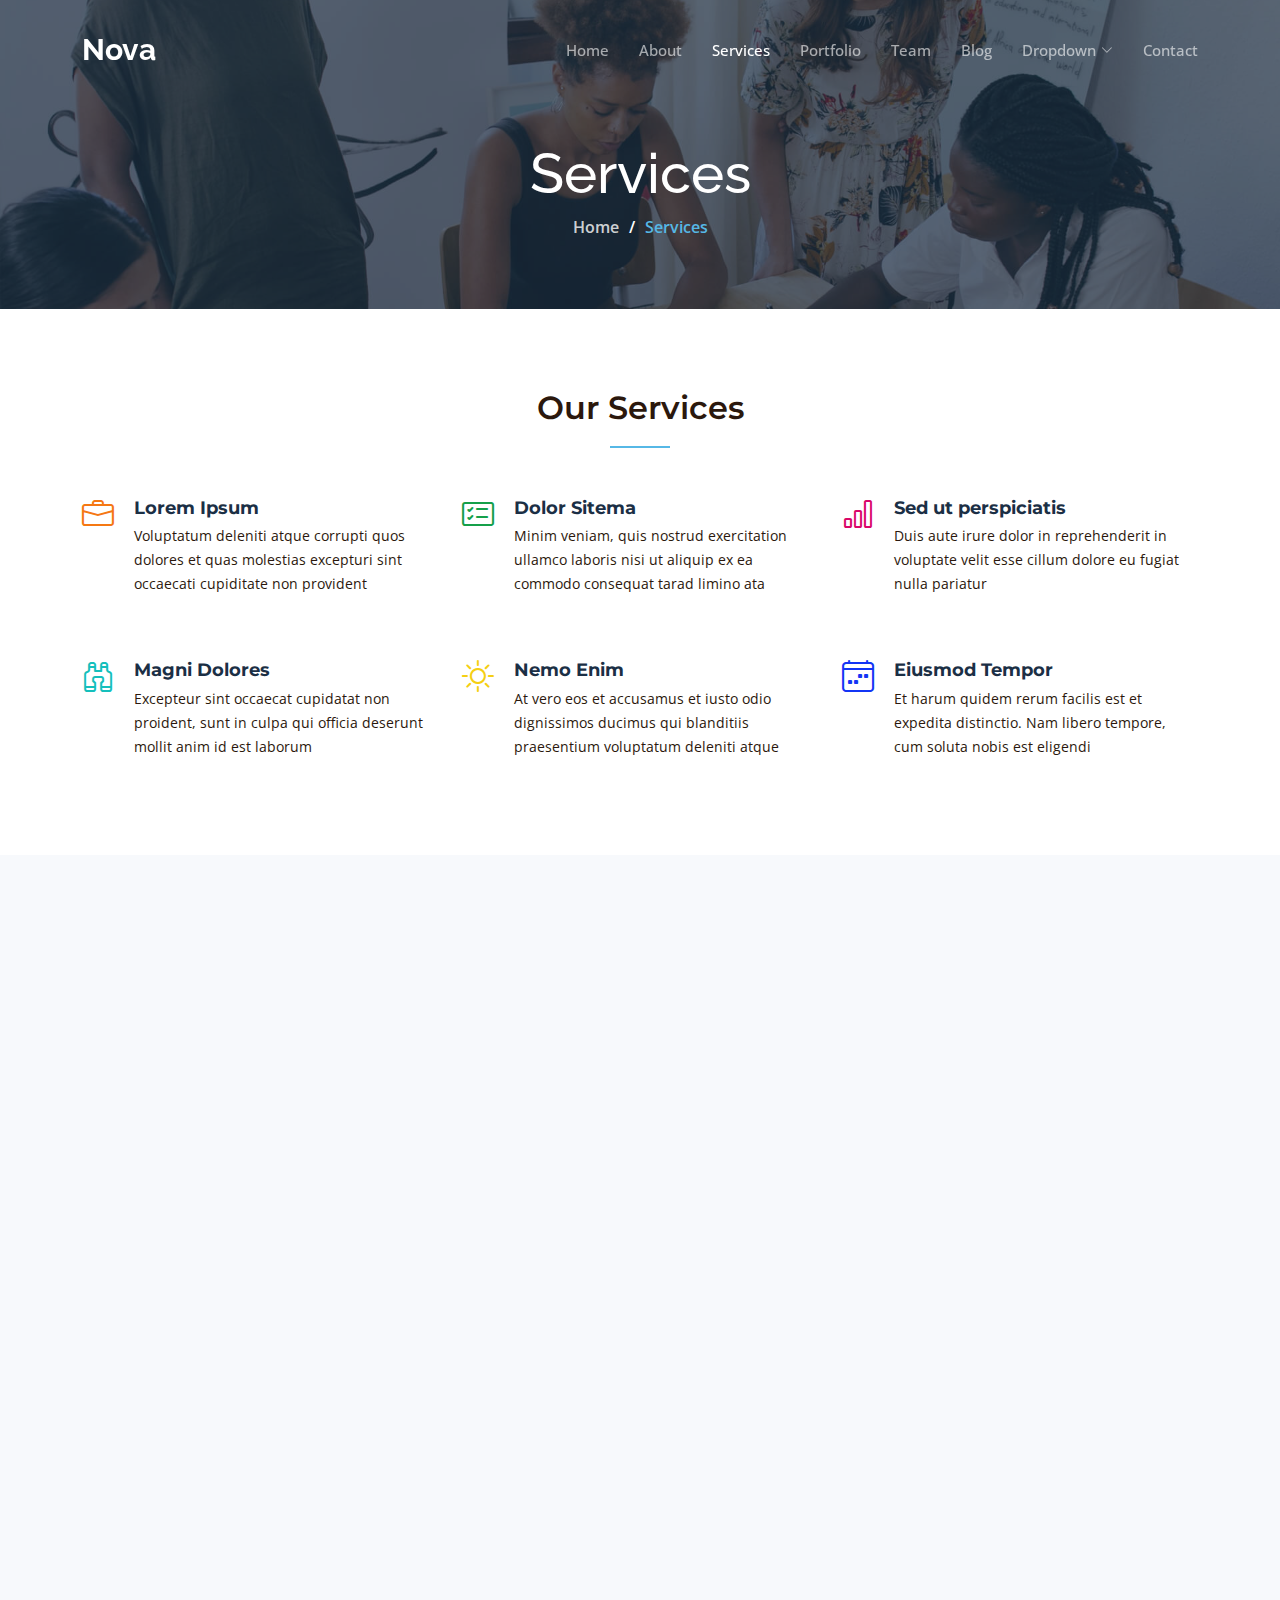
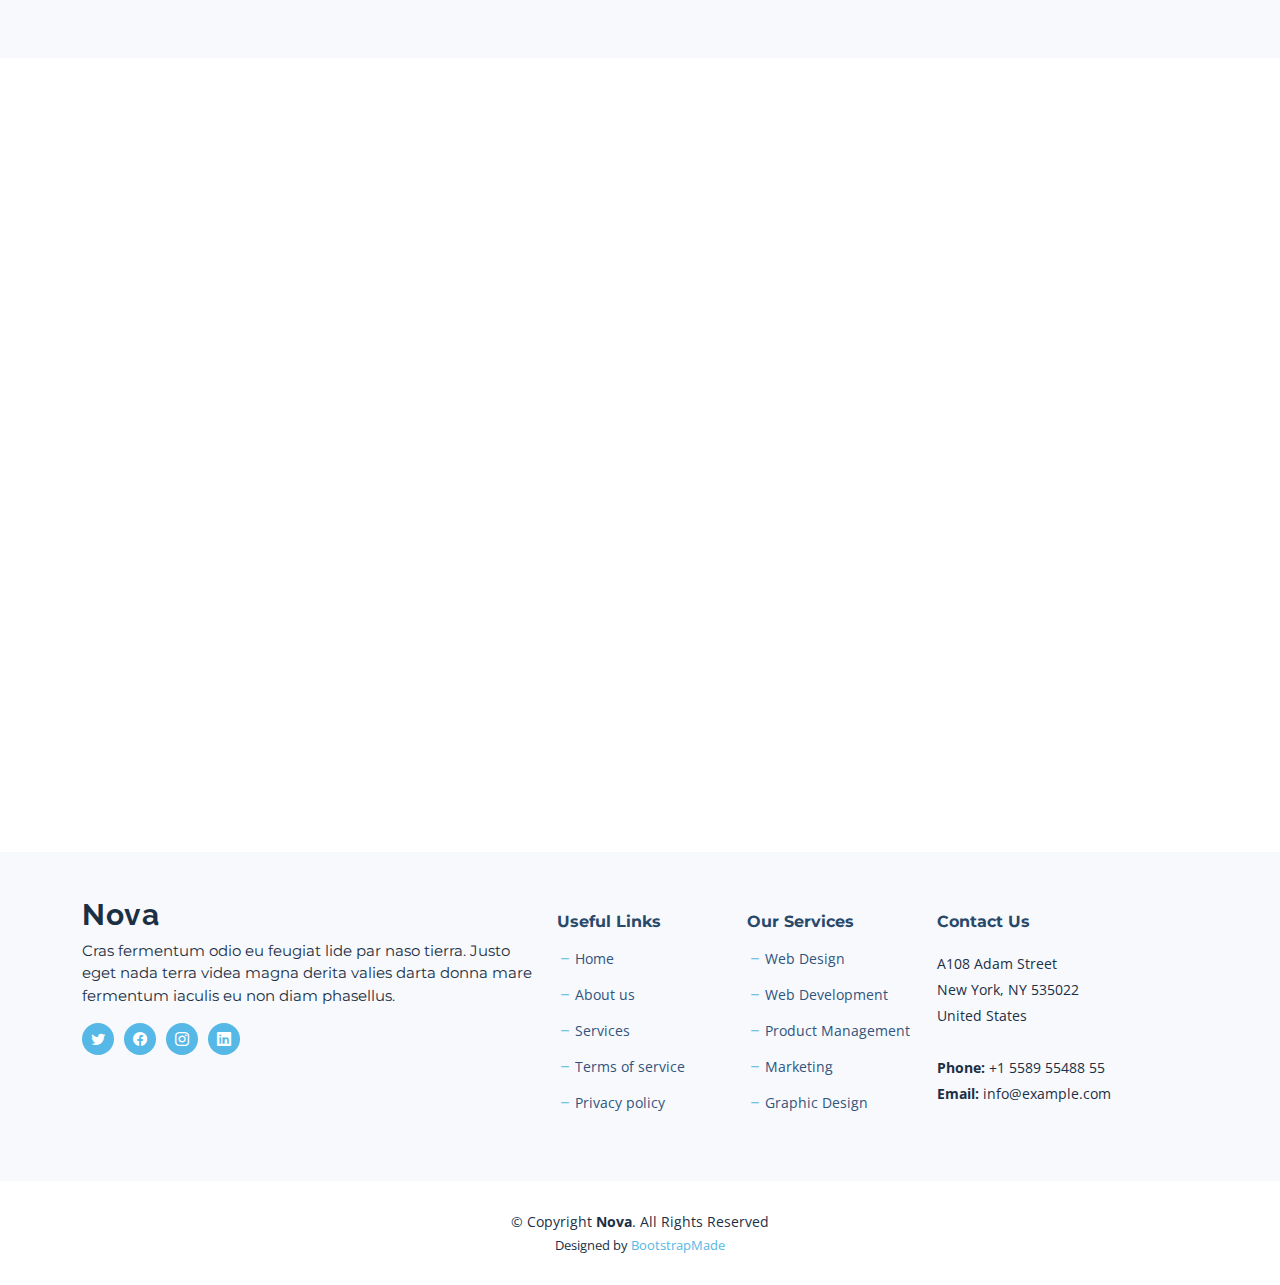
<file: services.html>
<!DOCTYPE html>
<html lang="en">

<head>
  <meta charset="utf-8">
  <meta content="width=device-width, initial-scale=1.0" name="viewport">

  <title>Nova Bootstrap Template - Services</title>
  <meta content="" name="description">
  <meta content="" name="keywords">

  <!-- Favicons -->
  <link href="assets/img/favicon.png" rel="icon">
  <link href="assets/img/apple-touch-icon.png" rel="apple-touch-icon">

  <!-- Google Fonts -->
  <link rel="preconnect" href="https://fonts.googleapis.com">
  <link rel="preconnect" href="https://fonts.gstatic.com" crossorigin>
  <link href="https://fonts.googleapis.com/css2?family=Open+Sans:ital,wght@0,300;0,400;0,500;0,600;0,700;1,300;1,400;1,600;1,700&family=Montserrat:ital,wght@0,300;0,400;0,500;0,600;0,700;1,300;1,400;1,500;1,600;1,700&family=Raleway:ital,wght@0,300;0,400;0,500;0,600;0,700;1,300;1,400;1,500;1,600;1,700&display=swap" rel="stylesheet">

  <!-- Vendor CSS Files -->
  <link href="assets/vendor/bootstrap/css/bootstrap.min.css" rel="stylesheet">
  <link href="assets/vendor/bootstrap-icons/bootstrap-icons.css" rel="stylesheet">
  <link href="assets/vendor/aos/aos.css" rel="stylesheet">
  <link href="assets/vendor/glightbox/css/glightbox.min.css" rel="stylesheet">
  <link href="assets/vendor/swiper/swiper-bundle.min.css" rel="stylesheet">
  <link href="assets/vendor/remixicon/remixicon.css" rel="stylesheet">

  <!-- Template Main CSS File -->
  <link href="assets/css/main.css" rel="stylesheet">

  <!-- =======================================================
  * Template Name: Nova
  * Updated: Jan 27 2024 with Bootstrap v5.3.2
  * Template URL: https://bootstrapmade.com/nova-bootstrap-business-template/
  * Author: BootstrapMade.com
  * License: https://bootstrapmade.com/license/
  ======================================================== -->
</head>

<body class="page-services">

  <!-- ======= Header ======= -->
  <header id="header" class="header d-flex align-items-center fixed-top">
    <div class="container-fluid container-xl d-flex align-items-center justify-content-between">

      <a href="index.html" class="logo d-flex align-items-center">
        <!-- Uncomment the line below if you also wish to use an image logo -->
        <!-- <img src="assets/img/logo.png" alt=""> -->
        <h1 class="d-flex align-items-center">Nova</h1>
      </a>

      <i class="mobile-nav-toggle mobile-nav-show bi bi-list"></i>
      <i class="mobile-nav-toggle mobile-nav-hide d-none bi bi-x"></i>

      <nav id="navbar" class="navbar">
        <ul>
          <li><a href="index.html">Home</a></li>
          <li><a href="about.html">About</a></li>
          <li><a href="services.html" class="active">Services</a></li>
          <li><a href="portfolio.html">Portfolio</a></li>
          <li><a href="team.html">Team</a></li>
          <li><a href="blog.html">Blog</a></li>
          <li class="dropdown"><a href="#"><span>Dropdown</span> <i class="bi bi-chevron-down dropdown-indicator"></i></a>
            <ul>
              <li><a href="#">Dropdown 1</a></li>
              <li class="dropdown"><a href="#"><span>Deep Dropdown</span> <i class="bi bi-chevron-down dropdown-indicator"></i></a>
                <ul>
                  <li><a href="#">Deep Dropdown 1</a></li>
                  <li><a href="#">Deep Dropdown 2</a></li>
                  <li><a href="#">Deep Dropdown 3</a></li>
                  <li><a href="#">Deep Dropdown 4</a></li>
                  <li><a href="#">Deep Dropdown 5</a></li>
                </ul>
              </li>
              <li><a href="#">Dropdown 2</a></li>
              <li><a href="#">Dropdown 3</a></li>
              <li><a href="#">Dropdown 4</a></li>
            </ul>
          </li>
          <li><a href="contact.html">Contact</a></li>
        </ul>
      </nav><!-- .navbar -->

    </div>
  </header><!-- End Header -->

  <main id="main">

    <!-- ======= Breadcrumbs ======= -->
    <div class="breadcrumbs d-flex align-items-center" style="background-image: url('assets/img/services-header.jpg');">
      <div class="container position-relative d-flex flex-column align-items-center">

        <h2>Services</h2>
        <ol>
          <li><a href="index.html">Home</a></li>
          <li>Services</li>
        </ol>

      </div>
    </div><!-- End Breadcrumbs -->

    <!-- ======= Our Services Section ======= -->
    <section id="services-list" class="services-list">
      <div class="container" data-aos="fade-up">

        <div class="section-header">
          <h2>Our Services</h2>

        </div>

        <div class="row gy-5">

          <div class="col-lg-4 col-md-6 service-item d-flex" data-aos="fade-up" data-aos-delay="100">
            <div class="icon flex-shrink-0"><i class="bi bi-briefcase" style="color: #f57813;"></i></div>
            <div>
              <h4 class="title"><a href="#" class="stretched-link">Lorem Ipsum</a></h4>
              <p class="description">Voluptatum deleniti atque corrupti quos dolores et quas molestias excepturi sint occaecati cupiditate non provident</p>
            </div>
          </div>
          <!-- End Service Item -->

          <div class="col-lg-4 col-md-6 service-item d-flex" data-aos="fade-up" data-aos-delay="200">
            <div class="icon flex-shrink-0"><i class="bi bi-card-checklist" style="color: #15a04a;"></i></div>
            <div>
              <h4 class="title"><a href="#" class="stretched-link">Dolor Sitema</a></h4>
              <p class="description">Minim veniam, quis nostrud exercitation ullamco laboris nisi ut aliquip ex ea commodo consequat tarad limino ata</p>
            </div>
          </div><!-- End Service Item -->

          <div class="col-lg-4 col-md-6 service-item d-flex" data-aos="fade-up" data-aos-delay="300">
            <div class="icon flex-shrink-0"><i class="bi bi-bar-chart" style="color: #d90769;"></i></div>
            <div>
              <h4 class="title"><a href="#" class="stretched-link">Sed ut perspiciatis</a></h4>
              <p class="description">Duis aute irure dolor in reprehenderit in voluptate velit esse cillum dolore eu fugiat nulla pariatur</p>
            </div>
          </div><!-- End Service Item -->

          <div class="col-lg-4 col-md-6 service-item d-flex" data-aos="fade-up" data-aos-delay="400">
            <div class="icon flex-shrink-0"><i class="bi bi-binoculars" style="color: #15bfbc;"></i></div>
            <div>
              <h4 class="title"><a href="#" class="stretched-link">Magni Dolores</a></h4>
              <p class="description">Excepteur sint occaecat cupidatat non proident, sunt in culpa qui officia deserunt mollit anim id est laborum</p>
            </div>
          </div><!-- End Service Item -->

          <div class="col-lg-4 col-md-6 service-item d-flex" data-aos="fade-up" data-aos-delay="500">
            <div class="icon flex-shrink-0"><i class="bi bi-brightness-high" style="color: #f5cf13;"></i></div>
            <div>
              <h4 class="title"><a href="#" class="stretched-link">Nemo Enim</a></h4>
              <p class="description">At vero eos et accusamus et iusto odio dignissimos ducimus qui blanditiis praesentium voluptatum deleniti atque</p>
            </div>
          </div><!-- End Service Item -->

          <div class="col-lg-4 col-md-6 service-item d-flex" data-aos="fade-up" data-aos-delay="600">
            <div class="icon flex-shrink-0"><i class="bi bi-calendar4-week" style="color: #1335f5;"></i></div>
            <div>
              <h4 class="title"><a href="#" class="stretched-link">Eiusmod Tempor</a></h4>
              <p class="description">Et harum quidem rerum facilis est et expedita distinctio. Nam libero tempore, cum soluta nobis est eligendi</p>
            </div>
          </div><!-- End Service Item -->

        </div>

      </div>
    </section><!-- End Our Services Section -->

    <!-- ======= Services Cards Section ======= -->
    <section id="services-cards" class="services-cards">
      <div class="container" data-aos="fade-up">

        <div class="row gy-4">

          <div class="col-lg-6" data-aos="fade-up" data-aos-delay="100">
            <div class="card-item">
              <div class="row">
                <div class="col-xl-5">
                  <div class="card-bg" style="background-image: url(assets/img/cards-1.jpg);"></div>
                </div>
                <div class="col-xl-7 d-flex align-items-center">
                  <div class="card-body">
                    <h4 class="card-title">Eligendi omnis sunt veritatis.</h4>
                    <p>Fuga in dolorum et iste et culpa. Commodi possimus nesciunt modi voluptatem placeat deleniti adipisci. Cum delectus doloribus non veritatis. Officia temporibus illo magnam. Dolor eos et.</p>
                  </div>
                </div>
              </div>
            </div>
          </div><!-- End Card Item -->

          <div class="col-lg-6" data-aos="fade-up" data-aos-delay="200">
            <div class="card-item">
              <div class="row">
                <div class="col-xl-5">
                  <div class="card-bg" style="background-image: url(assets/img/cards-2.jpg);"></div>
                </div>
                <div class="col-xl-7 d-flex align-items-center">
                  <div class="card-body">
                    <h4 class="card-title">Possimus ut sed velit assumenda</h4>
                    <p>Sunt deserunt maiores voluptatem autem est rerum perferendis rerum blanditiis. Est laboriosam qui iste numquam laboriosam voluptatem architecto. Est laudantium sunt at quas aut hic. Eum dignissimos.</p>
                  </div>
                </div>
              </div>
            </div>
          </div><!-- End Card Item -->

          <div class="col-lg-6" data-aos="fade-up" data-aos-delay="300">
            <div class="card-item">
              <div class="row">
                <div class="col-xl-5">
                  <div class="card-bg" style="background-image: url(assets/img/cards-3.jpg);"></div>
                </div>
                <div class="col-xl-7 d-flex align-items-center">
                  <div class="card-body">
                    <h4 class="card-title">Error beatae dolor inventore aut</h4>
                    <p>Dicta porro nobis. Velit cum in. Nesciunt dignissimos enim molestiae facilis numquam quae quaerat ipsam omnis. Neque debitis ipsum at architecto officia laboriosam odit. Ut sunt temporibus nulla culpa.</p>
                  </div>
                </div>
              </div>
            </div>
          </div><!-- End Card Item -->

          <div class="col-lg-6" data-aos="fade-up" data-aos-delay="400">
            <div class="card-item">
              <div class="row">
                <div class="col-xl-5">
                  <div class="card-bg" style="background-image: url(assets/img/cards-4.jpg);"></div>
                </div>
                <div class="col-xl-7 d-flex align-items-center">
                  <div class="card-body">
                    <h4 class="card-title">Expedita voluptas ut ut nesciunt</h4>
                    <p>Aut est quidem doloremque voluptatem magnam quis excepturi vero quia. Eum eos doloremque architecto illo at beatae dolore. Fugiat suscipit et sint ratione dolores. Aut aliquid ea dolores libero nobis.</p>
                  </div>
                </div>
              </div>
            </div>
          </div><!-- End Card Item -->

        </div>

      </div>
    </section><!-- End Services Cards Section -->

    <!-- ======= Testimonials Section ======= -->
    <section id="testimonials" class="testimonials">
      <div class="container" data-aos="fade-up">

        <div class="section-header">
          <h2>Testimonials</h2>

        </div>

        <div class="slides-3 swiper" data-aos="fade-up" data-aos-delay="100">
          <div class="swiper-wrapper">

            <div class="swiper-slide">
              <div class="testimonial-item">
                <div class="stars">
                  <i class="bi bi-star-fill"></i><i class="bi bi-star-fill"></i><i class="bi bi-star-fill"></i><i class="bi bi-star-fill"></i><i class="bi bi-star-fill"></i>
                </div>
                <p>
                  Proin iaculis purus consequat sem cure digni ssim donec porttitora entum suscipit rhoncus. Accusantium quam, ultricies eget id, aliquam eget nibh et. Maecen aliquam, risus at semper.
                </p>
                <div class="profile mt-auto">
                  <img src="assets/img/testimonials/testimonials-1.jpg" class="testimonial-img" alt="">
                  <h3>Saul Goodman</h3>
                  <h4>Ceo &amp; Founder</h4>
                </div>
              </div>
            </div><!-- End testimonial item -->

            <div class="swiper-slide">
              <div class="testimonial-item">
                <div class="stars">
                  <i class="bi bi-star-fill"></i><i class="bi bi-star-fill"></i><i class="bi bi-star-fill"></i><i class="bi bi-star-fill"></i><i class="bi bi-star-fill"></i>
                </div>
                <p>
                  Export tempor illum tamen malis malis eram quae irure esse labore quem cillum quid cillum eram malis quorum velit fore eram velit sunt aliqua noster fugiat irure amet legam anim culpa.
                </p>
                <div class="profile mt-auto">
                  <img src="assets/img/testimonials/testimonials-2.jpg" class="testimonial-img" alt="">
                  <h3>Sara Wilsson</h3>
                  <h4>Designer</h4>
                </div>
              </div>
            </div><!-- End testimonial item -->

            <div class="swiper-slide">
              <div class="testimonial-item">
                <div class="stars">
                  <i class="bi bi-star-fill"></i><i class="bi bi-star-fill"></i><i class="bi bi-star-fill"></i><i class="bi bi-star-fill"></i><i class="bi bi-star-fill"></i>
                </div>
                <p>
                  Enim nisi quem export duis labore cillum quae magna enim sint quorum nulla quem veniam duis minim tempor labore quem eram duis noster aute amet eram fore quis sint minim.
                </p>
                <div class="profile mt-auto">
                  <img src="assets/img/testimonials/testimonials-3.jpg" class="testimonial-img" alt="">
                  <h3>Jena Karlis</h3>
                  <h4>Store Owner</h4>
                </div>
              </div>
            </div><!-- End testimonial item -->

            <div class="swiper-slide">
              <div class="testimonial-item">
                <div class="stars">
                  <i class="bi bi-star-fill"></i><i class="bi bi-star-fill"></i><i class="bi bi-star-fill"></i><i class="bi bi-star-fill"></i><i class="bi bi-star-fill"></i>
                </div>
                <p>
                  Fugiat enim eram quae cillum dolore dolor amet nulla culpa multos export minim fugiat minim velit minim dolor enim duis veniam ipsum anim magna sunt elit fore quem dolore labore illum veniam.
                </p>
                <div class="profile mt-auto">
                  <img src="assets/img/testimonials/testimonials-4.jpg" class="testimonial-img" alt="">
                  <h3>Matt Brandon</h3>
                  <h4>Freelancer</h4>
                </div>
              </div>
            </div><!-- End testimonial item -->

            <div class="swiper-slide">
              <div class="testimonial-item">
                <div class="stars">
                  <i class="bi bi-star-fill"></i><i class="bi bi-star-fill"></i><i class="bi bi-star-fill"></i><i class="bi bi-star-fill"></i><i class="bi bi-star-fill"></i>
                </div>
                <p>
                  Quis quorum aliqua sint quem legam fore sunt eram irure aliqua veniam tempor noster veniam enim culpa labore duis sunt culpa nulla illum cillum fugiat legam esse veniam culpa fore nisi cillum quid.
                </p>
                <div class="profile mt-auto">
                  <img src="assets/img/testimonials/testimonials-5.jpg" class="testimonial-img" alt="">
                  <h3>John Larson</h3>
                  <h4>Entrepreneur</h4>
                </div>
              </div>
            </div><!-- End testimonial item -->

          </div>
          <div class="swiper-pagination"></div>
        </div>

      </div>
    </section><!-- End Testimonials Section -->

  </main><!-- End #main -->

  <!-- ======= Footer ======= -->
  <footer id="footer" class="footer">

    <div class="footer-content">
      <div class="container">
        <div class="row gy-4">
          <div class="col-lg-5 col-md-12 footer-info">
            <a href="index.html" class="logo d-flex align-items-center">
              <span>Nova</span>
            </a>
            <p>Cras fermentum odio eu feugiat lide par naso tierra. Justo eget nada terra videa magna derita valies darta donna mare fermentum iaculis eu non diam phasellus.</p>
            <div class="social-links d-flex  mt-3">
              <a href="#" class="twitter"><i class="bi bi-twitter"></i></a>
              <a href="#" class="facebook"><i class="bi bi-facebook"></i></a>
              <a href="#" class="instagram"><i class="bi bi-instagram"></i></a>
              <a href="#" class="linkedin"><i class="bi bi-linkedin"></i></a>
            </div>
          </div>

          <div class="col-lg-2 col-6 footer-links">
            <h4>Useful Links</h4>
            <ul>
              <li><i class="bi bi-dash"></i> <a href="#">Home</a></li>
              <li><i class="bi bi-dash"></i> <a href="#">About us</a></li>
              <li><i class="bi bi-dash"></i> <a href="#">Services</a></li>
              <li><i class="bi bi-dash"></i> <a href="#">Terms of service</a></li>
              <li><i class="bi bi-dash"></i> <a href="#">Privacy policy</a></li>
            </ul>
          </div>

          <div class="col-lg-2 col-6 footer-links">
            <h4>Our Services</h4>
            <ul>
              <li><i class="bi bi-dash"></i> <a href="#">Web Design</a></li>
              <li><i class="bi bi-dash"></i> <a href="#">Web Development</a></li>
              <li><i class="bi bi-dash"></i> <a href="#">Product Management</a></li>
              <li><i class="bi bi-dash"></i> <a href="#">Marketing</a></li>
              <li><i class="bi bi-dash"></i> <a href="#">Graphic Design</a></li>
            </ul>
          </div>

          <div class="col-lg-3 col-md-12 footer-contact text-center text-md-start">
            <h4>Contact Us</h4>
            <p>
              A108 Adam Street <br>
              New York, NY 535022<br>
              United States <br><br>
              <strong>Phone:</strong> +1 5589 55488 55<br>
              <strong>Email:</strong> info@example.com<br>
            </p>

          </div>

        </div>
      </div>
    </div>

    <div class="footer-legal">
      <div class="container">
        <div class="copyright">
          &copy; Copyright <strong><span>Nova</span></strong>. All Rights Reserved
        </div>
        <div class="credits">
          <!-- All the links in the footer should remain intact. -->
          <!-- You can delete the links only if you purchased the pro version. -->
          <!-- Licensing information: https://bootstrapmade.com/license/ -->
          <!-- Purchase the pro version with working PHP/AJAX contact form: https://bootstrapmade.com/nova-bootstrap-business-template/ -->
          Designed by <a href="https://bootstrapmade.com/">BootstrapMade</a>
        </div>
      </div>
    </div>
  </footer><!-- End Footer --><!-- End Footer -->

  <a href="#" class="scroll-top d-flex align-items-center justify-content-center"><i class="bi bi-arrow-up-short"></i></a>

  <div id="preloader"></div>

  <!-- Vendor JS Files -->
  <script src="assets/vendor/bootstrap/js/bootstrap.bundle.min.js"></script>
  <script src="assets/vendor/aos/aos.js"></script>
  <script src="assets/vendor/glightbox/js/glightbox.min.js"></script>
  <script src="assets/vendor/swiper/swiper-bundle.min.js"></script>
  <script src="assets/vendor/isotope-layout/isotope.pkgd.min.js"></script>
  <script src="assets/vendor/php-email-form/validate.js"></script>

  <!-- Template Main JS File -->
  <script src="assets/js/main.js"></script>

</body>

</html>
</file>
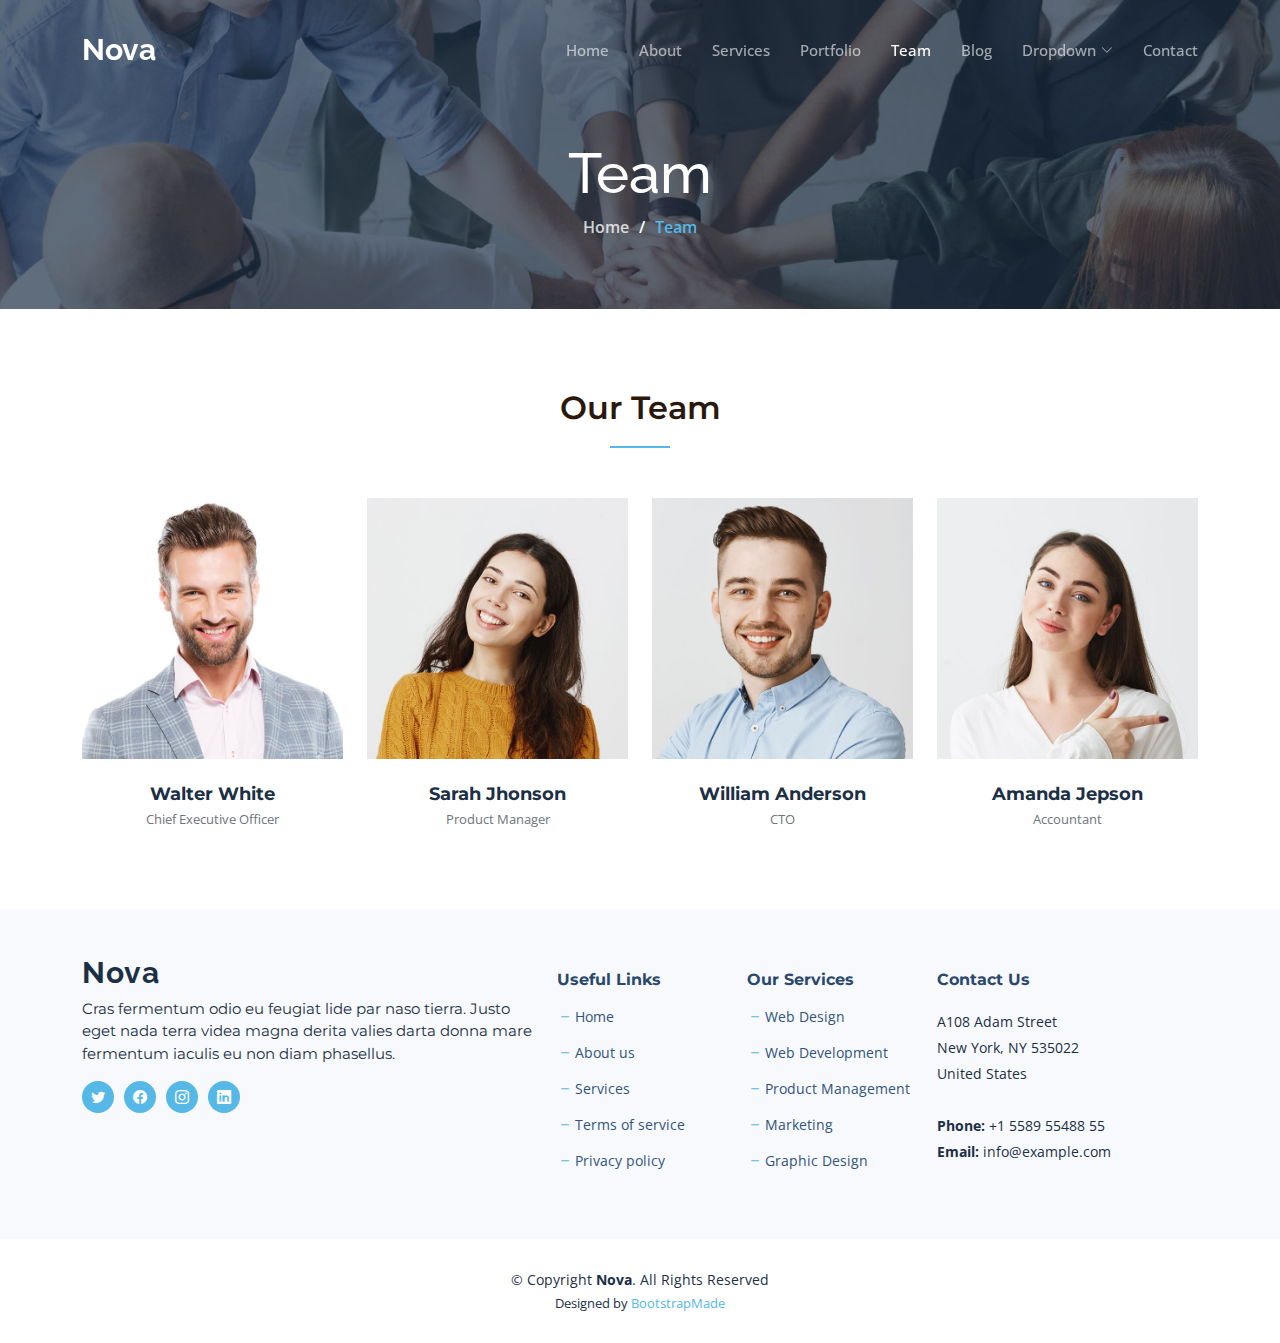
<file: team.html>
<!DOCTYPE html>
<html lang="en">

<head>
  <meta charset="utf-8">
  <meta content="width=device-width, initial-scale=1.0" name="viewport">

  <title>Nova Bootstrap Template - Team</title>
  <meta content="" name="description">
  <meta content="" name="keywords">

  <!-- Favicons -->
  <link href="assets/img/favicon.png" rel="icon">
  <link href="assets/img/apple-touch-icon.png" rel="apple-touch-icon">

  <!-- Google Fonts -->
  <link rel="preconnect" href="https://fonts.googleapis.com">
  <link rel="preconnect" href="https://fonts.gstatic.com" crossorigin>
  <link href="https://fonts.googleapis.com/css2?family=Open+Sans:ital,wght@0,300;0,400;0,500;0,600;0,700;1,300;1,400;1,600;1,700&family=Montserrat:ital,wght@0,300;0,400;0,500;0,600;0,700;1,300;1,400;1,500;1,600;1,700&family=Raleway:ital,wght@0,300;0,400;0,500;0,600;0,700;1,300;1,400;1,500;1,600;1,700&display=swap" rel="stylesheet">

  <!-- Vendor CSS Files -->
  <link href="assets/vendor/bootstrap/css/bootstrap.min.css" rel="stylesheet">
  <link href="assets/vendor/bootstrap-icons/bootstrap-icons.css" rel="stylesheet">
  <link href="assets/vendor/aos/aos.css" rel="stylesheet">
  <link href="assets/vendor/glightbox/css/glightbox.min.css" rel="stylesheet">
  <link href="assets/vendor/swiper/swiper-bundle.min.css" rel="stylesheet">
  <link href="assets/vendor/remixicon/remixicon.css" rel="stylesheet">

  <!-- Template Main CSS File -->
  <link href="assets/css/main.css" rel="stylesheet">

  <!-- =======================================================
  * Template Name: Nova
  * Updated: Jan 27 2024 with Bootstrap v5.3.2
  * Template URL: https://bootstrapmade.com/nova-bootstrap-business-template/
  * Author: BootstrapMade.com
  * License: https://bootstrapmade.com/license/
  ======================================================== -->
</head>

<body class="page-team">

  <!-- ======= Header ======= -->
  <header id="header" class="header d-flex align-items-center fixed-top">
    <div class="container-fluid container-xl d-flex align-items-center justify-content-between">

      <a href="index.html" class="logo d-flex align-items-center">
        <!-- Uncomment the line below if you also wish to use an image logo -->
        <!-- <img src="assets/img/logo.png" alt=""> -->
        <h1 class="d-flex align-items-center">Nova</h1>
      </a>

      <i class="mobile-nav-toggle mobile-nav-show bi bi-list"></i>
      <i class="mobile-nav-toggle mobile-nav-hide d-none bi bi-x"></i>

      <nav id="navbar" class="navbar">
        <ul>
          <li><a href="index.html">Home</a></li>
          <li><a href="about.html">About</a></li>
          <li><a href="services.html">Services</a></li>
          <li><a href="portfolio.html">Portfolio</a></li>
          <li><a href="team.html" class="active">Team</a></li>
          <li><a href="blog.html">Blog</a></li>
          <li class="dropdown"><a href="#"><span>Dropdown</span> <i class="bi bi-chevron-down dropdown-indicator"></i></a>
            <ul>
              <li><a href="#">Dropdown 1</a></li>
              <li class="dropdown"><a href="#"><span>Deep Dropdown</span> <i class="bi bi-chevron-down dropdown-indicator"></i></a>
                <ul>
                  <li><a href="#">Deep Dropdown 1</a></li>
                  <li><a href="#">Deep Dropdown 2</a></li>
                  <li><a href="#">Deep Dropdown 3</a></li>
                  <li><a href="#">Deep Dropdown 4</a></li>
                  <li><a href="#">Deep Dropdown 5</a></li>
                </ul>
              </li>
              <li><a href="#">Dropdown 2</a></li>
              <li><a href="#">Dropdown 3</a></li>
              <li><a href="#">Dropdown 4</a></li>
            </ul>
          </li>
          <li><a href="contact.html">Contact</a></li>
        </ul>
      </nav><!-- .navbar -->

    </div>
  </header><!-- End Header -->

  <main id="main">

    <!-- ======= Breadcrumbs ======= -->
    <div class="breadcrumbs d-flex align-items-center" style="background-image: url('assets/img/team-header.jpg');">
      <div class="container position-relative d-flex flex-column align-items-center">

        <h2>Team</h2>
        <ol>
          <li><a href="index.html">Home</a></li>
          <li>Team</li>
        </ol>

      </div>
    </div><!-- End Breadcrumbs -->

    <!-- ======= Team Section ======= -->
    <section id="team" class="team">
      <div class="container" data-aos="fade-up">

        <div class="section-header">
          <h2>Our Team</h2>

        </div>

        <div class="row gy-4">

          <div class="col-lg-3 col-md-6" data-aos="fade-up" data-aos-delay="100">
            <div class="team-member">
              <div class="member-img">
                <img src="assets/img/team/team-1.jpg" class="img-fluid" alt="">
                <div class="social">
                  <a href=""><i class="bi bi-twitter"></i></a>
                  <a href=""><i class="bi bi-facebook"></i></a>
                  <a href=""><i class="bi bi-instagram"></i></a>
                  <a href=""><i class="bi bi-linkedin"></i></a>
                </div>
              </div>
              <div class="member-info">
                <h4>Walter White</h4>
                <span>Chief Executive Officer</span>
              </div>
            </div>
          </div><!-- End Team Member -->

          <div class="col-lg-3 col-md-6" data-aos="fade-up" data-aos-delay="200">
            <div class="team-member">
              <div class="member-img">
                <img src="assets/img/team/team-2.jpg" class="img-fluid" alt="">
                <div class="social">
                  <a href=""><i class="bi bi-twitter"></i></a>
                  <a href=""><i class="bi bi-facebook"></i></a>
                  <a href=""><i class="bi bi-instagram"></i></a>
                  <a href=""><i class="bi bi-linkedin"></i></a>
                </div>
              </div>
              <div class="member-info">
                <h4>Sarah Jhonson</h4>
                <span>Product Manager</span>
              </div>
            </div>
          </div><!-- End Team Member -->

          <div class="col-lg-3 col-md-6" data-aos="fade-up" data-aos-delay="300">
            <div class="team-member">
              <div class="member-img">
                <img src="assets/img/team/team-3.jpg" class="img-fluid" alt="">
                <div class="social">
                  <a href=""><i class="bi bi-twitter"></i></a>
                  <a href=""><i class="bi bi-facebook"></i></a>
                  <a href=""><i class="bi bi-instagram"></i></a>
                  <a href=""><i class="bi bi-linkedin"></i></a>
                </div>
              </div>
              <div class="member-info">
                <h4>William Anderson</h4>
                <span>CTO</span>
              </div>
            </div>
          </div><!-- End Team Member -->

          <div class="col-lg-3 col-md-6" data-aos="fade-up" data-aos-delay="400">
            <div class="team-member">
              <div class="member-img">
                <img src="assets/img/team/team-4.jpg" class="img-fluid" alt="">
                <div class="social">
                  <a href=""><i class="bi bi-twitter"></i></a>
                  <a href=""><i class="bi bi-facebook"></i></a>
                  <a href=""><i class="bi bi-instagram"></i></a>
                  <a href=""><i class="bi bi-linkedin"></i></a>
                </div>
              </div>
              <div class="member-info">
                <h4>Amanda Jepson</h4>
                <span>Accountant</span>
              </div>
            </div>
          </div><!-- End Team Member -->

        </div>

      </div>
    </section><!-- End Team Section -->

  </main><!-- End #main -->

  <!-- ======= Footer ======= -->
  <footer id="footer" class="footer">

    <div class="footer-content">
      <div class="container">
        <div class="row gy-4">
          <div class="col-lg-5 col-md-12 footer-info">
            <a href="index.html" class="logo d-flex align-items-center">
              <span>Nova</span>
            </a>
            <p>Cras fermentum odio eu feugiat lide par naso tierra. Justo eget nada terra videa magna derita valies darta donna mare fermentum iaculis eu non diam phasellus.</p>
            <div class="social-links d-flex  mt-3">
              <a href="#" class="twitter"><i class="bi bi-twitter"></i></a>
              <a href="#" class="facebook"><i class="bi bi-facebook"></i></a>
              <a href="#" class="instagram"><i class="bi bi-instagram"></i></a>
              <a href="#" class="linkedin"><i class="bi bi-linkedin"></i></a>
            </div>
          </div>

          <div class="col-lg-2 col-6 footer-links">
            <h4>Useful Links</h4>
            <ul>
              <li><i class="bi bi-dash"></i> <a href="#">Home</a></li>
              <li><i class="bi bi-dash"></i> <a href="#">About us</a></li>
              <li><i class="bi bi-dash"></i> <a href="#">Services</a></li>
              <li><i class="bi bi-dash"></i> <a href="#">Terms of service</a></li>
              <li><i class="bi bi-dash"></i> <a href="#">Privacy policy</a></li>
            </ul>
          </div>

          <div class="col-lg-2 col-6 footer-links">
            <h4>Our Services</h4>
            <ul>
              <li><i class="bi bi-dash"></i> <a href="#">Web Design</a></li>
              <li><i class="bi bi-dash"></i> <a href="#">Web Development</a></li>
              <li><i class="bi bi-dash"></i> <a href="#">Product Management</a></li>
              <li><i class="bi bi-dash"></i> <a href="#">Marketing</a></li>
              <li><i class="bi bi-dash"></i> <a href="#">Graphic Design</a></li>
            </ul>
          </div>

          <div class="col-lg-3 col-md-12 footer-contact text-center text-md-start">
            <h4>Contact Us</h4>
            <p>
              A108 Adam Street <br>
              New York, NY 535022<br>
              United States <br><br>
              <strong>Phone:</strong> +1 5589 55488 55<br>
              <strong>Email:</strong> info@example.com<br>
            </p>

          </div>

        </div>
      </div>
    </div>

    <div class="footer-legal">
      <div class="container">
        <div class="copyright">
          &copy; Copyright <strong><span>Nova</span></strong>. All Rights Reserved
        </div>
        <div class="credits">
          <!-- All the links in the footer should remain intact. -->
          <!-- You can delete the links only if you purchased the pro version. -->
          <!-- Licensing information: https://bootstrapmade.com/license/ -->
          <!-- Purchase the pro version with working PHP/AJAX contact form: https://bootstrapmade.com/nova-bootstrap-business-template/ -->
          Designed by <a href="https://bootstrapmade.com/">BootstrapMade</a>
        </div>
      </div>
    </div>
  </footer><!-- End Footer --><!-- End Footer -->

  <a href="#" class="scroll-top d-flex align-items-center justify-content-center"><i class="bi bi-arrow-up-short"></i></a>

  <div id="preloader"></div>

  <!-- Vendor JS Files -->
  <script src="assets/vendor/bootstrap/js/bootstrap.bundle.min.js"></script>
  <script src="assets/vendor/aos/aos.js"></script>
  <script src="assets/vendor/glightbox/js/glightbox.min.js"></script>
  <script src="assets/vendor/swiper/swiper-bundle.min.js"></script>
  <script src="assets/vendor/isotope-layout/isotope.pkgd.min.js"></script>
  <script src="assets/vendor/php-email-form/validate.js"></script>

  <!-- Template Main JS File -->
  <script src="assets/js/main.js"></script>

</body>

</html>
</file>
<file: assets/css/main.css>
/**
* Template Name: Nova
* Updated: Jan 27 2024 with Bootstrap v5.3.2
* Template URL: https://bootstrapmade.com/nova-bootstrap-business-template/
* Author: BootstrapMade.com
* License: https://bootstrapmade.com/license/
*/

/*--------------------------------------------------------------
# Set main reusable colors and fonts using CSS variables
# Learn more about CSS variables at https://developer.mozilla.org/en-US/docs/Web/CSS/Using_CSS_custom_properties
--------------------------------------------------------------*/
/* Fonts */
:root {
  --font-default: "Open Sans", system-ui, -apple-system, "Segoe UI", Roboto, "Helvetica Neue", Arial, "Noto Sans", "Liberation Sans", sans-serif, "Apple Color Emoji", "Segoe UI Emoji", "Segoe UI Symbol", "Noto Color Emoji";
  --font-primary: "Montserrat", sans-serif;
  --font-secondary: "Raleway", sans-serif;
}

/* Colors */
:root {
  --color-default: #2b180d;
  --color-primary: #56b8e6;
  --color-secondary: #1b2f45;
}

/* Smooth scroll behavior */
:root {
  scroll-behavior: smooth;
}

/*--------------------------------------------------------------
# General
--------------------------------------------------------------*/
body {
  font-family: var(--font-default);
  color: var(--color-default);
}

a {
  color: var(--color-primary);
  text-decoration: none;
  transition: 0.3s;
}

a:hover {
  color: #82cbed;
  text-decoration: none;
}

h1,
h2,
h3,
h4,
h5,
h6 {
  font-family: var(--font-primary);
}

/*--------------------------------------------------------------
# Sections & Section Header
--------------------------------------------------------------*/
section {
  overflow: hidden;
  padding: 80px 0;
}

.section-header {
  text-align: center;
  padding-bottom: 30px;
}

.section-header h2 {
  font-size: 32px;
  font-weight: 600;
  margin-bottom: 20px;
  padding-bottom: 20px;
  position: relative;
}

.section-header h2:after {
  content: "";
  position: absolute;
  display: block;
  width: 60px;
  height: 2px;
  background: var(--color-primary);
  left: 0;
  right: 0;
  bottom: 0;
  margin: auto;
}

.section-header p {
  margin-bottom: 0;
}

/*--------------------------------------------------------------
# Breadcrumbs
--------------------------------------------------------------*/
.breadcrumbs {
  padding: 140px 0 60px 0;
  min-height: 30vh;
  position: relative;
  background-size: cover;
  background-position: center;
  background-repeat: no-repeat;
}

.breadcrumbs:before {
  content: "";
  background-color: rgba(27, 47, 69, 0.7);
  position: absolute;
  inset: 0;
}

.breadcrumbs h2 {
  font-size: 56px;
  font-weight: 500;
  color: #fff;
  font-family: var(--font-secondary);
}

.breadcrumbs ol {
  display: flex;
  flex-wrap: wrap;
  list-style: none;
  padding: 0 0 10px 0;
  margin: 0;
  font-size: 16px;
  font-weight: 600;
  color: var(--color-primary);
}

.breadcrumbs ol a {
  color: rgba(255, 255, 255, 0.8);
  transition: 0.3s;
}

.breadcrumbs ol a:hover {
  text-decoration: underline;
}

.breadcrumbs ol li+li {
  padding-left: 10px;
}

.breadcrumbs ol li+li::before {
  display: inline-block;
  padding-right: 10px;
  color: #fff;
  content: "/";
}

/*--------------------------------------------------------------
# Scroll top button
--------------------------------------------------------------*/
.scroll-top {
  position: fixed;
  visibility: hidden;
  opacity: 0;
  right: 15px;
  bottom: 15px;
  z-index: 99999;
  background: var(--color-primary);
  width: 40px;
  height: 40px;
  border-radius: 4px;
  transition: all 0.4s;
}

.scroll-top i {
  font-size: 24px;
  color: #fff;
  line-height: 0;
}

.scroll-top:hover {
  background: rgba(86, 184, 230, 0.8);
  color: #fff;
}

.scroll-top.active {
  visibility: visible;
  opacity: 1;
}

/*--------------------------------------------------------------
# Preloader
--------------------------------------------------------------*/
#preloader {
  position: fixed;
  inset: 0;
  z-index: 9999;
  overflow: hidden;
  background: #fff;
  transition: all 0.6s ease-out;
}

#preloader:before {
  content: "";
  position: fixed;
  top: calc(50% - 30px);
  left: calc(50% - 30px);
  border: 6px solid var(--color-primary);
  border-top-color: #fff;
  border-radius: 50%;
  width: 60px;
  height: 60px;
  animation: animate-preloader 1s linear infinite;
}

@keyframes animate-preloader {
  0% {
    transform: rotate(0deg);
  }

  100% {
    transform: rotate(360deg);
  }
}

/*--------------------------------------------------------------
# Disable aos animation delay on mobile devices
--------------------------------------------------------------*/
@media screen and (max-width: 768px) {
  [data-aos-delay] {
    transition-delay: 0 !important;
  }
}

/*--------------------------------------------------------------
# Header
--------------------------------------------------------------*/
.header {
  transition: all 0.5s;
  z-index: 997;
  padding: 24px 0;
}

@media (max-width: 1200px) {
  .header {
    padding: 12px 0;
  }
}

.header.sticked {
  background: rgba(255, 255, 255, 0.9);
  padding: 12px 0;
}



.header .logo img {
  max-height: 40px;
  margin-right: 6px;
}

.header .logo h1 {
  font-size: 30px;
  font-weight: 700;
  color: #fff;
  font-family: var(--font-secondary);
  margin: 0;
}

/*--------------------------------------------------------------
# Desktop Navigation
--------------------------------------------------------------*/
@media (min-width: 1280px) {
  .navbar {
    padding: 0;
  }

  .navbar ul {
    margin: 0;
    padding: 0;
    display: flex;
    list-style: none;
    align-items: center;
  }

  .navbar li {
    position: relative;
  }

  .navbar a,
  .navbar a:focus {
    display: flex;
    align-items: center;
    justify-content: space-between;
    padding: 15px 0 15px 30px;
    font-family: var(--font-default);
    font-size: 15px;
    font-weight: 500;
    color: rgba(255, 255, 255, 0.6);
    white-space: nowrap;
    transition: 0.3s;
  }

  .navbar a i,
  .navbar a:focus i {
    font-size: 12px;
    line-height: 0;
    margin-left: 5px;
  }

  .navbar a:hover,
  .navbar .active,
  .navbar .active:focus,
  .navbar li:hover>a {
    color: #fff;
  }

  .navbar .dropdown ul {
    display: block;
    position: absolute;
    left: 14px;
    top: calc(100% + 30px);
    margin: 0;
    padding: 10px 0;
    z-index: 99;
    opacity: 0;
    visibility: hidden;
    background: #fff;
    box-shadow: 0px 0px 30px rgba(127, 137, 161, 0.25);
    transition: 0.2s;
  }

  .navbar .dropdown ul li {
    min-width: 200px;
  }

  .navbar .dropdown ul a {
    padding: 10px 20px;
    font-size: 15px;
    text-transform: none;
    color: var(--color-secondary);
  }

  .navbar .dropdown ul a i {
    font-size: 12px;
  }

  .navbar .dropdown ul a:hover,
  .navbar .dropdown ul .active:hover,
  .navbar .dropdown ul li:hover>a {
    color: var(--color-primary);
  }

  .navbar .dropdown:hover>ul {
    opacity: 1;
    top: 100%;
    visibility: visible;
  }

  .navbar .dropdown .dropdown ul {
    top: 0;
    left: calc(100% - 30px);
    visibility: hidden;
  }

  .navbar .dropdown .dropdown:hover>ul {
    opacity: 1;
    top: 0;
    left: 100%;
    visibility: visible;
  }
}

@media (min-width: 1280px) and (max-width: 1366px) {
  .navbar .dropdown .dropdown ul {
    left: -90%;
  }

  .navbar .dropdown .dropdown:hover>ul {
    left: -100%;
  }
}

@media (min-width: 1280px) {

  .mobile-nav-show,
  .mobile-nav-hide {
    display: none;
  }
}

/*--------------------------------------------------------------
# Mobile Navigation
--------------------------------------------------------------*/
@media (max-width: 1279px) {
  .navbar {
    position: fixed;
    top: 0;
    right: -100%;
    width: 100%;
    max-width: 400px;
    bottom: 0;
    transition: 0.3s;
    z-index: 9997;
  }

  .navbar ul {
    position: absolute;
    inset: 0;
    padding: 50px 0 10px 0;
    margin: 0;
    background: rgba(27, 47, 69, 0.9);
    overflow-y: auto;
    transition: 0.3s;
    z-index: 9998;
  }

  .navbar a,
  .navbar a:focus {
    display: flex;
    align-items: center;
    justify-content: space-between;
    padding: 10px 20px;
    font-family: var(--font-default);
    font-size: 15px;
    font-weight: 600;
    color: rgba(255, 255, 255, 0.7);
    white-space: nowrap;
    transition: 0.3s;
  }

  .navbar a i,
  .navbar a:focus i {
    font-size: 12px;
    line-height: 0;
    margin-left: 5px;
  }

  .navbar a:hover,
  .navbar .active,
  .navbar .active:focus,
  .navbar li:hover>a {
    color: #fff;
  }

  .navbar .dropdown ul,
  .navbar .dropdown .dropdown ul {
    position: static;
    display: none;
    padding: 10px 0;
    margin: 10px 20px;
    background-color: rgba(20, 35, 51, 0.6);
  }

  .navbar .dropdown>.dropdown-active,
  .navbar .dropdown .dropdown>.dropdown-active {
    display: block;
  }

  .mobile-nav-show {
    color: rgba(255, 255, 255, 0.9);
    font-size: 28px;
    cursor: pointer;
    line-height: 0;
    transition: 0.5s;
  }

  .mobile-nav-hide {
    color: rgba(255, 255, 255, 0.9);
    font-size: 32px;
    cursor: pointer;
    line-height: 0;
    transition: 0.5s;
    position: fixed;
    right: 15px;
    top: 15px;
    z-index: 9999;
  }

  .mobile-nav-active {
    overflow: hidden;
  }

  .mobile-nav-active .navbar {
    right: 0;
  }

  .mobile-nav-active .navbar:before {
    content: "";
    position: fixed;
    inset: 0;
    background: rgba(27, 47, 69, 0.7);
    z-index: 9996;
  }
}

/*--------------------------------------------------------------
# Hero Section
--------------------------------------------------------------*/
.hero {
  width: 100%;
  min-height: 100vh;
  background: url("../img/image.jpg") top center;
  background-size: cover;
  position: relative;
  padding: 120px 0;
  z-index: 3;
}

@media (min-width: 1034px) {
  .hero:after {
    position: absolute;
    content: "";
    width: 40%;
    background: #ffffff;
    top: 0;
    bottom: 0;
  }
}

.hero:before {
  position: absolute;
  content: "";
  background: #3f63bda0;
  inset: 0;
}

.hero h2 {
  margin: 0;
  font-size: 48px;
  font-weight: 700;
  line-height: 1.2;
  color: #3F62BD;
  font-family: var(--font-secondary);
}

@media (max-width: 1034px) {
  .hero:before {
    background: #3f63bda0;
  }
  .hero h2{
    color: white;
  }
  .hero p{
    color: white;
  }
}

.hero .container {
  z-index: 1;
}

@media (min-width: 1365px) {
  .hero {
    background-attachment: fixed;
  }
 
}



.hero blockquote {
  color: #3F62BD;
  padding-left: 20px;
  font-size: 15px;
  font-family: var(--font-default);
  border-left: 2px solid var(--color-primary);
  margin: 40px 0;
}

.hero .btn-get-started {
  font-family: var(--font-secondary);
  font-weight: 500;
  font-size: 15px;
  letter-spacing: 1px;
  display: inline-block;
  padding: 12px 30px;
  border-radius: 50px;
  transition: 0.5s;
  color: #fff;
  background: var(--color-primary);
}

.hero .btn-get-started:hover {
  background: rgba(86, 184, 230, 0.8);
}

.hero .btn-watch-video {
  font-size: 16px;
  transition: 0.5s;
  margin-left: 25px;
  color: rgba(255, 255, 255, 0.7);
  font-weight: 600;
}

.hero .btn-watch-video i {
  color: var(--color-primary);
  font-size: 32px;
  transition: 0.3s;
  line-height: 0;
  margin-right: 8px;
}

.hero .btn-watch-video:hover {
  color: #fff;
}

.hero .btn-watch-video:hover i {
  color: #82cbed;
}

@media (max-width: 640px) {
  .hero h2 {
    font-size: 36px;
    line-height: 1;
    color: white;
  }

  .hero p{
    color: white;
  }

  .hero .btn-get-started,
  .hero .btn-watch-video {
    font-size: 13px;
  }
  
  .hero:before {
    background: #3f63bda0;
  
  }
  
}

/*--------------------------------------------------------------
# Why Choose Us Section
--------------------------------------------------------------*/
.why-us {
  padding-bottom: 0;
}

.why-us .img-bg {
  min-height: 500px;
  background-size: cover;
  background-repeat: no-repeat;
  background-position: center;
}

.why-us .slides {
  background-color: #f7f9fc;
}

.why-us h3 {
  font-size: 24px;
  font-weight: 700;
  color: var(--color-secondary);
}

.why-us h4 {
  font-size: 18px;
  font-weight: 400;
  color: #29486a;
  font-family: var(--font-secondary);
}

.why-us .swiper {
  margin: 140px 140px 120px 140px;
  overflow: hidden;
}

.why-us .swiper-button-prev:after,
.why-us .swiper-button-next:after {
  font-size: 24px;
  color: var(--color-secondary);
}

.why-us .swiper-button-prev {
  left: 80px;
}

.why-us .swiper-button-next {
  right: 80px;
}

.why-us .swiper-pagination {
  margin-top: 30px;
  position: relative;
}

.why-us .swiper-pagination .swiper-pagination-bullet {
  background-color: var(--color-secondary);
}

.why-us .swiper-pagination .swiper-pagination-bullet-active {
  background-color: var(--color-primary);
}

@media (max-width: 1200px) {
  .why-us .swiper {
    margin: 60px 60px 40px 60px;
  }

  .why-us .swiper-button-prev,
  .why-us .swiper-button-next {
    display: none;
  }
}

@media (max-width: 575px) {
  .why-us .swiper {
    margin: 40px 40px 20px 40px;
  }
}

.page-about .why-us {
  padding: 0 0 80px 0;
}

/*--------------------------------------------------------------
# About Section
--------------------------------------------------------------*/
.about .content h3 {
  font-weight: 700;
  font-size: 36px;
  font-family: var(--font-secondary);
  color: var(--color-secondary);
}

.about .content p {
  margin: 30px 0;
  color: #29486a;
}

.about .content ul {
  list-style: none;
  padding: 0;
}

.about .content ul li {
  padding: 0 0 15px 26px;
  position: relative;
  font-size: 15px;
  font-weight: 600;
}

.about .content ul i {
  position: absolute;
  font-size: 20px;
  left: 0;
  top: -3px;
  color: var(--color-primary);
}

/*--------------------------------------------------------------
# Services List Section
--------------------------------------------------------------*/
.services-list .service-item {
  position: relative;
}

.services-list .service-item .icon i {
  font-size: 32px;
  line-height: 0;
  margin-right: 20px;
  color: #38618e;
}

.services-list .service-item .title {
  font-weight: 700;
  margin-bottom: 5px;
  font-size: 18px;
}

.services-list .service-item .title a {
  color: var(--color-secondary);
}

.services-list .service-item .title a:hover {
  color: #38618e;
}

.services-list .service-item .description {
  line-height: 24px;
  font-size: 14px;
}

/*--------------------------------------------------------------
# Call To Action Section
--------------------------------------------------------------*/
.call-to-action {
  background: linear-gradient(rgba(27, 47, 69, 0.8), rgba(27, 47, 69, 0.8)), url("../img/imag.jpg") center center;
  background-size: cover;
  padding: 100px 0;
}

@media (min-width: 1365px) {
  .call-to-action {
    background-attachment: fixed;
  }
}

.call-to-action h3 {
  color: #fff;
  font-size: 28px;
  margin-bottom: 25px;
  font-weight: 700;
}

.call-to-action p {
  color: #fff;
  margin-bottom: 25px;
}

.call-to-action .cta-btn {
  font-family: var(--font-default);
  font-weight: 500;
  font-size: 16px;
  letter-spacing: 1px;
  display: inline-block;
  padding: 12px 40px;
  border-radius: 50px;
  transition: 0.5s;
  margin: 10px;
  color: #fff;
  background: #2aa5df;
}

.call-to-action .cta-btn:hover {
  background: var(--color-primary);
}

/*--------------------------------------------------------------
# Features Section
--------------------------------------------------------------*/
.features {
  padding-bottom: 0;
}

.features h3 {
  color: var(--color-secondary);
  font-size: 32px;
  font-weight: 700;
  margin-bottom: 30px;
}

.features .icon-list i {
  margin-right: 10px;
  font-size: 24px;
  line-height: 1.2;
}

.features .icon-list span {
  font-size: 18px;
  color: #29486a;
}

.features .phone-wrap {
  position: absolute;
  right: 0;
}

@media (max-width: 768px) {
  .features .phone-wrap {
    position: relative;
  }
}

.features .phone-wrap img {
  width: 340px;
}

@media (max-width: 992px) {
  .features .phone-wrap img {
    margin-top: 30px;
  }
}

@media (max-width: 768px) {
  .features .phone-wrap img {
    width: 100%;
  }
}

.features .details {
  margin-top: 80px;
  padding: 120px 0;
  background-color: #f7f9fc;
}

.features .details h4 {
  color: var(--color-secondary);
  font-size: 32px;
  font-weight: 700;
  margin-bottom: 20px;
}

.features .details p {
  margin-bottom: 20px;
  font-size: 15px;
}

.features .details .btn-get-started {
  font-family: var(--font-primary);
  display: inline-block;
  font-weight: 500;
  font-size: 15px;
  letter-spacing: 1px;
  padding: 10px 32px;
  border-radius: 50px;
  transition: 0.5s;
  background-color: var(--color-primary);
  color: #fff;
}

.features .details .btn-get-started:hover {
  background: #2aa5df;
}

/*--------------------------------------------------------------
# Recent Blog Posts Section
--------------------------------------------------------------*/
.recent-posts .post-box {
  transition: 0.3s;
  height: 100%;
  overflow: hidden;
  position: relative;
  display: flex;
  flex-direction: column;
}

.recent-posts .post-box .post-img {
  overflow: hidden;
  position: relative;
}

.recent-posts .post-box .post-img img {
  transition: 0.5s;
}

.recent-posts .post-box .meta {
  margin-top: 15px;
}

.recent-posts .post-box .meta .post-date {
  font-size: 15px;
  font-weight: 400;
  color: var(--color-primary);
}

.recent-posts .post-box .meta .post-author {
  font-size: 15px;
  font-weight: 400;
  color: var(--color-secondary);
}

.recent-posts .post-box .post-title {
  font-size: 18px;
  color: var(--color-secondary);
  font-weight: 700;
  margin: 15px 0 0 0;
  position: relative;
  transition: 0.3s;
}

.recent-posts .post-box p {
  margin: 15px 0 0 0;
  color: rgba(27, 47, 69, 0.7);
}

.recent-posts .post-box .readmore {
  display: flex;
  align-items: center;
  font-weight: 600;
  line-height: 1;
  transition: 0.3s;
  margin-top: 15px;
}

.recent-posts .post-box .readmore i {
  line-height: 0;
  margin-left: 4px;
  font-size: 18px;
}

.recent-posts .post-box:hover .post-title {
  color: var(--color-primary);
}

.recent-posts .post-box:hover .post-img img {
  transform: scale(1.1);
}

/*--------------------------------------------------------------
# Team Section
--------------------------------------------------------------*/
.team .team-member {
  overflow: hidden;
  background: #fff;
}

.team .team-member .member-img {
  position: relative;
  overflow: hidden;
}

.team .team-member .social {
  position: absolute;
  left: 0;
  bottom: 0;
  right: 0;
  height: 40px;
  opacity: 0;
  transition: ease-in-out 0.3s;
  background: rgba(255, 255, 255, 0.85);
  display: flex;
  align-items: center;
  justify-content: center;
}

.team .team-member .social a {
  transition: color 0.3s;
  color: #31547c;
  margin: 0 10px;
  display: inline-flex;
  align-items: center;
  justify-content: center;
}

.team .team-member .social a i {
  line-height: 0;
}

.team .team-member .social a:hover {
  color: var(--color-primary);
}

.team .team-member .social i {
  font-size: 18px;
  margin: 0 2px;
}

.team .team-member .member-info {
  padding: 25px 15px 0 15px;
  text-align: center;
}

.team .team-member .member-info h4 {
  font-weight: 700;
  margin-bottom: 5px;
  font-size: 18px;
  color: var(--color-secondary);
}

.team .team-member .member-info span {
  display: block;
  font-size: 13px;
  font-weight: 400;
  color: #6c757d;
}

.team .team-member .member-info p {
  font-style: italic;
  font-size: 14px;
  line-height: 26px;
  color: #6c757d;
}

.team .team-member:hover .social {
  opacity: 1;
}

/*--------------------------------------------------------------
# Services Cards Section
--------------------------------------------------------------*/
.services-cards {
  background: #f7f9fc;
}

.services-cards .card-item {
  border: 1px solid rgba(27, 47, 69, 0.1);
  background: #fff;
  position: relative;
  border-radius: 0;
}

.services-cards .card-item .card-bg {
  min-height: 300px;
  background-size: cover;
  background-repeat: no-repeat;
}

.services-cards .card-item .card-body {
  padding: 30px;
}

.services-cards .card-item h4 {
  font-weight: 700;
  font-size: 20px;
  margin-bottom: 15px;
  color: var(--color-secondary);
}

.services-cards .card-item p {
  color: var(--color-secondary);
  margin: 0;
}

/*--------------------------------------------------------------
# Testimonials Section
--------------------------------------------------------------*/
.testimonials .testimonial-item {
  box-sizing: content-box;
  padding: 30px;
  margin: 40px 30px;
  box-shadow: 0px 0 20px rgba(27, 47, 69, 0.1);
  background: #fff;
  min-height: 320px;
  display: flex;
  flex-direction: column;
  text-align: center;
  transition: 0.3s;
}

.testimonials .testimonial-item .stars {
  margin-bottom: 15px;
}

.testimonials .testimonial-item .stars i {
  color: #ffc107;
  margin: 0 1px;
}

.testimonials .testimonial-item .testimonial-img {
  width: 90px;
  border-radius: 50%;
  border: 4px solid #fff;
  margin: 0 auto;
}

.testimonials .testimonial-item h3 {
  font-size: 18px;
  font-weight: bold;
  margin: 10px 0 5px 0;
  color: #111;
}

.testimonials .testimonial-item h4 {
  font-size: 14px;
  color: #999;
  margin: 0;
}

.testimonials .testimonial-item p {
  font-style: italic;
  margin: 0 auto 15px auto;
}

.testimonials .swiper-pagination {
  margin-top: 20px;
  position: relative;
}

.testimonials .swiper-pagination .swiper-pagination-bullet {
  width: 10px;
  height: 10px;
  background-color: #e8eff6;
  opacity: 1;
}

.testimonials .swiper-pagination .swiper-pagination-bullet-active {
  background-color: var(--color-primary);
}

.testimonials .swiper-slide {
  opacity: 0.3;
}

@media (max-width: 1199px) {
  .testimonials .swiper-slide-active {
    opacity: 1;
  }

  .testimonials .swiper-pagination {
    margin-top: 0;
  }

  .testimonials .testimonial-item {
    margin: 40px 20px;
  }
}

@media (min-width: 1200px) {
  .testimonials .swiper-slide-next {
    opacity: 1;
    transform: scale(1.12);
  }
}

/*--------------------------------------------------------------
# Portfolio Section
--------------------------------------------------------------*/
.portfolio .portfolio-flters {
  padding: 0;
  margin: 0 auto 30px auto;
  list-style: none;
  text-align: center;
}

.portfolio .portfolio-flters li {
  color: var(--color-secondary);
  cursor: pointer;
  display: inline-block;
  padding: 0;
  font-size: 18px;
  font-weight: 400;
  margin: 0 10px;
  line-height: 1;
  margin-bottom: 5px;
  transition: all 0.3s ease-in-out;
}

.portfolio .portfolio-flters li:hover,
.portfolio .portfolio-flters li.filter-active {
  color: var(--color-primary);
}

.portfolio .portfolio-flters li:first-child {
  margin-left: 0;
}

.portfolio .portfolio-flters li:last-child {
  margin-right: 0;
}

@media (max-width: 575px) {
  .portfolio .portfolio-flters li {
    font-size: 14px;
    margin: 0 5px;
  }
}

.portfolio .portfolio-item {
  position: relative;
}

.portfolio .portfolio-item .portfolio-info {
  opacity: 0;
  position: absolute;
  left: 30px;
  right: 30px;
  bottom: 0;
  z-index: 3;
  transition: all ease-in-out 0.3s;
  background: rgba(255, 255, 255, 0.9);
  padding: 15px;
}

.portfolio .portfolio-item .portfolio-info h4 {
  font-size: 18px;
  font-weight: 600;
  color: var(--color-default);
  padding-right: 50px;
}

.portfolio .portfolio-item .portfolio-info p {
  color: #6c757d;
  font-size: 14px;
  margin-bottom: 0;
  padding-right: 50px;
}

.portfolio .portfolio-item .portfolio-info .preview-link,
.portfolio .portfolio-item .portfolio-info .details-link {
  position: absolute;
  right: 50px;
  font-size: 24px;
  top: calc(50% - 14px);
  color: rgba(27, 47, 69, 0.7);
  transition: 0.3s;
  line-height: 0;
}

.portfolio .portfolio-item .portfolio-info .preview-link:hover,
.portfolio .portfolio-item .portfolio-info .details-link:hover {
  color: var(--color-primary);
}

.portfolio .portfolio-item .portfolio-info .details-link {
  right: 14px;
  font-size: 28px;
}

.portfolio .portfolio-item:hover .portfolio-info {
  opacity: 1;
  bottom: 20px;
}

/*--------------------------------------------------------------
# Portfolio Details
--------------------------------------------------------------*/
.portfolio-details .portfolio-details-slider img {
  width: 100%;
}

.portfolio-details .portfolio-details-slider .swiper-pagination {
  margin-top: 20px;
  position: relative;
}

.portfolio-details .portfolio-details-slider .swiper-pagination .swiper-pagination-bullet {
  width: 12px;
  height: 12px;
  background-color: #fff;
  opacity: 1;
  border: 1px solid var(--color-primary);
}

.portfolio-details .portfolio-details-slider .swiper-pagination .swiper-pagination-bullet-active {
  background-color: var(--color-primary);
}

.portfolio-details .portfolio-info {
  padding: 30px;
  box-shadow: 0px 0 30px rgba(27, 47, 69, 0.1);
}

.portfolio-details .portfolio-info h3 {
  font-size: 22px;
  font-weight: 700;
  margin-bottom: 20px;
  padding-bottom: 20px;
  border-bottom: 1px solid #d6e2ef;
}

.portfolio-details .portfolio-info ul {
  list-style: none;
  padding: 0;
  font-size: 15px;
}

.portfolio-details .portfolio-info ul li+li {
  margin-top: 10px;
}

.portfolio-details .portfolio-description {
  padding-top: 30px;
}

.portfolio-details .portfolio-description h2 {
  font-size: 26px;
  font-weight: 700;
  margin-bottom: 20px;
  color: var(--color-secondary);
}

.portfolio-details .portfolio-description p {
  padding: 0;
}

/*--------------------------------------------------------------
# Contact Section
--------------------------------------------------------------*/
.contact {
  background: url("../img/contact-bg.png") left top no-repeat;
  background-size: contain;
  position: relative;
}

@media (max-width: 640px) {
  .contact {
    background-position: center 50px;
  }
}

.contact:before {
  content: "";
  background: rgba(255, 255, 255, 0.7);
  position: absolute;
  bottom: 0;
  top: 0;
  left: 0;
  right: 0;
}

.contact .info-item+.info-item {
  margin-top: 40px;
}

.contact .info-item i {
  font-size: 20px;
  background: var(--color-primary);
  color: #fff;
  width: 44px;
  height: 44px;
  display: flex;
  justify-content: center;
  align-items: center;
  border-radius: 50px;
  transition: all 0.3s ease-in-out;
  margin-right: 15px;
}

.contact .info-item h4 {
  padding: 0;
  font-size: 20px;
  font-weight: 700;
  margin-bottom: 5px;
  color: #1c88ba;
}

.contact .info-item p {
  padding: 0;
  margin-bottom: 0;
  font-size: 14px;
}

.contact .php-email-form {
  width: 100%;
}

.contact .php-email-form .form-group {
  padding-bottom: 8px;
}

.contact .php-email-form .error-message {
  display: none;
  color: #fff;
  background: #df1529;
  text-align: left;
  padding: 15px;
  font-weight: 600;
}

.contact .php-email-form .error-message br+br {
  margin-top: 25px;
}

.contact .php-email-form .sent-message {
  display: none;
  color: #fff;
  background: #059652;
  text-align: center;
  padding: 15px;
  font-weight: 600;
}

.contact .php-email-form .loading {
  display: none;
  background: #fff;
  text-align: center;
  padding: 15px;
}

.contact .php-email-form .loading:before {
  content: "";
  display: inline-block;
  border-radius: 50%;
  width: 24px;
  height: 24px;
  margin: 0 10px -6px 0;
  border: 3px solid #059652;
  border-top-color: #fff;
  animation: animate-loading 1s linear infinite;
}

.contact .php-email-form input,
.contact .php-email-form textarea {
  border-radius: 0;
  box-shadow: none;
  font-size: 14px;
  padding: 12px 15px;
}

.contact .php-email-form input:focus,
.contact .php-email-form textarea:focus {
  border-color: var(--color-primary);
}

.contact .php-email-form textarea {
  padding: 10px 12px;
}

.contact .php-email-form button[type=submit] {
  background: #1f98d1;
  border: 0;
  padding: 12px 40px;
  color: #fff;
  transition: 0.4s;
}

.contact .php-email-form button[type=submit]:hover {
  background: var(--color-primary);
}

@keyframes animate-loading {
  0% {
    transform: rotate(0deg);
  }

  100% {
    transform: rotate(360deg);
  }
}

/*--------------------------------------------------------------
# Blog Stylings
--------------------------------------------------------------*/
/*--------------------------------------------------------------
# Blog Home Posts List
--------------------------------------------------------------*/
.blog .posts-list article {
  height: 100%;
  border-bottom: 1px solid #d6e2ef;
  padding-bottom: 30px;
}

.blog .posts-list article+article {
  margin-top: 60px;
}

.blog .posts-list .post-img {
  max-height: 240px;
  overflow: hidden;
}

.blog .posts-list .title {
  font-size: 20px;
  font-weight: 600;
  padding: 0;
  margin: 20px 0 0 0;
}

.blog .posts-list .title a {
  color: var(--color-secondary);
  transition: 0.3s;
}

.blog .posts-list .title a:hover {
  color: var(--color-primary);
}

.blog .posts-list .meta-top {
  margin-top: 20px;
  color: #467ab3;
}

.blog .posts-list .meta-top ul {
  display: flex;
  flex-wrap: wrap;
  list-style: none;
  align-items: center;
  padding: 0;
  margin: 0;
}

.blog .posts-list .meta-top ul li+li {
  padding-left: 20px;
}

.blog .posts-list .meta-top i {
  font-size: 16px;
  margin-right: 8px;
  line-height: 0;
  color: rgba(86, 184, 230, 0.8);
}

.blog .posts-list .meta-top a {
  color: #467ab3;
  font-size: 14px;
  display: inline-block;
  line-height: 1;
}

.blog .posts-list .content {
  margin-top: 20px;
}

.blog .posts-list .read-more a {
  display: inline-block;
  color: #1f98d1;
  transition: 0.3s;
  font-size: 15px;
  font-weight: 500;
}

.blog .posts-list .read-more a:hover {
  color: var(--color-primary);
}

/*--------------------------------------------------------------
# Blog Details Page
--------------------------------------------------------------*/
.blog .blog-details {
  box-shadow: 0 4px 16px rgba(0, 0, 0, 0.1);
  padding: 30px;
}

.blog .blog-details .post-img {
  margin: -30px -30px 20px -30px;
  overflow: hidden;
}

.blog .blog-details .title {
  font-size: 28px;
  font-weight: 700;
  padding: 0;
  margin: 20px 0 0 0;
  color: var(--color-secondary);
}

.blog .blog-details .content {
  margin-top: 20px;
}

.blog .blog-details .content h3 {
  font-size: 22px;
  margin-top: 30px;
  font-weight: bold;
}

.blog .blog-details .content blockquote {
  overflow: hidden;
  background-color: rgba(27, 47, 69, 0.06);
  padding: 60px;
  position: relative;
  text-align: center;
  margin: 20px 0;
}

.blog .blog-details .content blockquote p {
  color: var(--color-default);
  line-height: 1.6;
  margin-bottom: 0;
  font-style: italic;
  font-weight: 500;
  font-size: 22px;
}

.blog .blog-details .content blockquote:after {
  content: "";
  position: absolute;
  left: 0;
  top: 0;
  bottom: 0;
  width: 3px;
  background-color: var(--color-secondary);
  margin-top: 20px;
  margin-bottom: 20px;
}

.blog .blog-details .meta-top {
  margin-top: 20px;
  color: var(--color-gray);
}

.blog .blog-details .meta-top ul {
  display: flex;
  flex-wrap: wrap;
  list-style: none;
  align-items: center;
  padding: 0;
  margin: 0;
}

.blog .blog-details .meta-top ul li+li {
  padding-left: 20px;
}

.blog .blog-details .meta-top i {
  font-size: 16px;
  margin-right: 8px;
  line-height: 0;
  color: rgba(86, 184, 230, 0.8);
}

.blog .blog-details .meta-top a {
  color: var(--color-gray);
  font-size: 14px;
  display: inline-block;
  line-height: 1;
}

.blog .blog-details .meta-bottom {
  padding-top: 10px;
  border-top: 1px solid rgba(27, 47, 69, 0.15);
}

.blog .blog-details .meta-bottom i {
  color: #38618e;
  display: inline;
}

.blog .blog-details .meta-bottom a {
  color: rgba(27, 47, 69, 0.8);
  transition: 0.3s;
}

.blog .blog-details .meta-bottom a:hover {
  color: var(--color-primary);
}

.blog .blog-details .meta-bottom .cats {
  list-style: none;
  display: inline;
  padding: 0 20px 0 0;
  font-size: 14px;
}

.blog .blog-details .meta-bottom .cats li {
  display: inline-block;
}

.blog .blog-details .meta-bottom .tags {
  list-style: none;
  display: inline;
  padding: 0;
  font-size: 14px;
}

.blog .blog-details .meta-bottom .tags li {
  display: inline-block;
}

.blog .blog-details .meta-bottom .tags li+li::before {
  padding-right: 6px;
  color: var(--color-default);
  content: ",";
}

.blog .blog-details .meta-bottom .share {
  font-size: 16px;
}

.blog .blog-details .meta-bottom .share i {
  padding-left: 5px;
}

.blog .post-author {
  padding: 20px;
  margin-top: 30px;
  box-shadow: 0 4px 16px rgba(0, 0, 0, 0.1);
}

.blog .post-author img {
  max-width: 120px;
  margin-right: 20px;
}

.blog .post-author h4 {
  font-weight: 600;
  font-size: 22px;
  margin-bottom: 0px;
  padding: 0;
  color: var(--color-secondary);
}

.blog .post-author .social-links {
  margin: 0 10px 10px 0;
}

.blog .post-author .social-links a {
  color: rgba(27, 47, 69, 0.5);
  margin-right: 5px;
}

.blog .post-author p {
  font-style: italic;
  color: rgba(var(--color-gray-rgb), 0.8);
  margin-bottom: 0;
}

/*--------------------------------------------------------------
# Blog Sidebar
--------------------------------------------------------------*/
.blog .sidebar .sidebar-title {
  font-size: 22px;
  font-weight: 400;
  padding: 0;
  margin: 0;
  color: var(--color-secondary);
}

.blog .sidebar .sidebar-item+.sidebar-item {
  margin-top: 40px;
}

.blog .sidebar .search-form form {
  background: #fff;
  border: 1px solid rgba(27, 47, 69, 0.2);
  padding: 3px 10px;
  position: relative;
}

.blog .sidebar .search-form form input[type=text] {
  border: 0;
  padding: 4px;
  border-radius: 4px;
  width: calc(100% - 40px);
}

.blog .sidebar .search-form form input[type=text]:focus {
  outline: none;
}

.blog .sidebar .search-form form button {
  position: absolute;
  top: 0;
  right: 0;
  bottom: 0;
  border: 0;
  background: none;
  font-size: 16px;
  padding: 0 15px;
  margin: -1px;
  background: var(--color-primary);
  color: #fff;
  transition: 0.3s;
  border-radius: 0 4px 4px 0;
  line-height: 0;
}

.blog .sidebar .search-form form button i {
  line-height: 0;
}

.blog .sidebar .search-form form button:hover {
  background: rgba(86, 184, 230, 0.8);
}

.blog .sidebar .categories ul {
  list-style: none;
  padding: 0;
}

.blog .sidebar .categories ul li+li {
  padding-top: 10px;
}

.blog .sidebar .categories ul a {
  color: var(--color-secondary);
  font-size: 15px;
}

.blog .sidebar .categories ul a:hover {
  color: var(--color-default);
}

.blog .sidebar .categories ul a span {
  padding-left: 5px;
  color: rgba(var(--color-default-rgb), 0.4);
  font-size: 14px;
}

.blog .sidebar .recent-posts .post-item {
  display: flex;
  box-shadow: 0px 0 15px rgba(0, 0, 0, 0.08);
  padding: 20px;
}

.blog .sidebar .recent-posts .post-item+.post-item {
  margin-top: 15px;
}

.blog .sidebar .recent-posts img {
  width: 80px;
  margin-right: 15px;
}

.blog .sidebar .recent-posts h4 {
  font-size: 18px;
  font-weight: 400;
}

.blog .sidebar .recent-posts h4 a {
  color: var(--color-secondary);
  transition: 0.3s;
}

.blog .sidebar .recent-posts h4 a:hover {
  color: var(--color-primary);
}

.blog .sidebar .recent-posts time {
  display: block;
  font-style: italic;
  font-size: 14px;
  color: rgba(var(--color-default-rgb), 0.4);
}

.blog .sidebar .tags {
  margin-bottom: -10px;
}

.blog .sidebar .tags ul {
  list-style: none;
  padding: 0;
}

.blog .sidebar .tags ul li {
  display: inline-block;
}

.blog .sidebar .tags ul a {
  color: #38618e;
  font-size: 14px;
  padding: 6px 14px;
  margin: 0 6px 8px 0;
  border: 1px solid rgba(27, 47, 69, 0.15);
  display: inline-block;
  border-radius: 50px;
  transition: 0.3s;
}

.blog .sidebar .tags ul a:hover {
  color: #fff;
  border: 1px solid var(--color-primary);
  background: var(--color-primary);
}

.blog .sidebar .tags ul a span {
  padding-left: 5px;
  color: rgba(27, 47, 69, 0.8);
  font-size: 14px;
}

/*--------------------------------------------------------------
# Blog Comments
--------------------------------------------------------------*/
.blog .comments {
  margin-top: 30px;
}

.blog .comments .comments-count {
  font-weight: bold;
}

.blog .comments .comment {
  margin-top: 30px;
  position: relative;
}

.blog .comments .comment .comment-img {
  margin-right: 14px;
}

.blog .comments .comment .comment-img img {
  width: 60px;
}

.blog .comments .comment h5 {
  font-size: 16px;
  margin-bottom: 2px;
}

.blog .comments .comment h5 a {
  font-weight: bold;
  color: var(--color-default);
  transition: 0.3s;
}

.blog .comments .comment h5 a:hover {
  color: var(--color-primary);
}

.blog .comments .comment h5 .reply {
  padding-left: 10px;
  color: var(--color-secondary);
}

.blog .comments .comment h5 .reply i {
  font-size: 20px;
}

.blog .comments .comment time {
  display: block;
  font-size: 14px;
  color: rgba(27, 47, 69, 0.8);
  margin-bottom: 5px;
}

.blog .comments .comment.comment-reply {
  padding-left: 40px;
}

.blog .comments .reply-form {
  margin-top: 30px;
  padding: 30px;
  box-shadow: 0 4px 16px rgba(0, 0, 0, 0.1);
}

.blog .comments .reply-form h4 {
  font-weight: bold;
  font-size: 22px;
}

.blog .comments .reply-form p {
  font-size: 14px;
}

.blog .comments .reply-form input {
  border-radius: 4px;
  padding: 10px 10px;
  font-size: 14px;
}

.blog .comments .reply-form input:focus {
  box-shadow: none;
  border-color: rgba(86, 184, 230, 0.8);
}

.blog .comments .reply-form textarea {
  border-radius: 4px;
  padding: 10px 10px;
  font-size: 14px;
}

.blog .comments .reply-form textarea:focus {
  box-shadow: none;
  border-color: rgba(86, 184, 230, 0.8);
}

.blog .comments .reply-form .form-group {
  margin-bottom: 25px;
}

.blog .comments .reply-form .btn-primary {
  border-radius: 4px;
  padding: 10px 20px;
  border: 0;
  background-color: var(--color-secondary);
}

.blog .comments .reply-form .btn-primary:hover {
  background-color: rgba(27, 47, 69, 0.8);
}

/*--------------------------------------------------------------
# Blog Home Pagination
--------------------------------------------------------------*/
.blog .blog-pagination {
  margin-top: 30px;
  color: #38618e;
}

.blog .blog-pagination ul {
  display: flex;
  padding: 0;
  margin: 0;
  list-style: none;
}

.blog .blog-pagination li {
  margin: 0 5px;
  transition: 0.3s;
}

.blog .blog-pagination li a {
  color: #2aa5df;
  border-radius: 50%;
  width: 40px;
  height: 40px;
  background: #dbf0fa;
  padding: 7px 16px;
  display: flex;
  align-items: center;
  justify-content: center;
}

.blog .blog-pagination li.active a,
.blog .blog-pagination li:hover a {
  background: var(--color-primary);
  color: #fff;
}

/*--------------------------------------------------------------
# Footer
--------------------------------------------------------------*/
.footer {
  font-size: 14px;
}

.footer .footer-content {
  background-color: #f7f9fc;
  background-size: contain;
  padding: 60px 0 30px 0;
}

.footer .footer-content .footer-info {
  margin-bottom: 30px;
}

.footer .footer-content .footer-info .logo {
  line-height: 0;
  margin-bottom: 25px;
}

.footer .footer-content .footer-info .logo img {
  max-height: 40px;
  margin-right: 6px;
}

.footer .footer-content .footer-info .logo span {
  font-size: 30px;
  font-weight: 700;
  letter-spacing: 1px;
  color: var(--color-secondary);
  font-family: var(--font-secondary);
  margin-top: 3px;
}

.footer .footer-content .footer-info p {
  font-size: 15px;
  margin-bottom: 0;
  font-family: var(--font-primary);
  color: var(--color-secondary);
}

.footer .footer-content .social-links a {
  font-size: 14px;
  line-height: 0;
  display: inline-block;
  width: 32px;
  height: 32px;
  color: rgba(27, 47, 69, 0.5);
  margin-right: 10px;
  transition: 0.3s;
  display: flex;
  justify-content: center;
  align-items: center;
  background-color: var(--color-primary);
  color: #fff;
  border-radius: 50px;
}

.footer .footer-content .social-links a:hover {
  background-color: #38618e;
}

.footer .footer-content h4 {
  font-size: 16px;
  font-weight: bold;
  color: #29486a;
  position: relative;
  padding-bottom: 12px;
}

.footer .footer-content .footer-links {
  margin-bottom: 30px;
}

.footer .footer-content .footer-links ul {
  list-style: none;
  padding: 0;
  margin: 0;
}

.footer .footer-content .footer-links ul i {
  margin-right: 2px;
  color: var(--color-primary);
  font-size: 16px;
  line-height: 0;
}

.footer .footer-content .footer-links ul li {
  padding: 10px 0;
  display: flex;
  align-items: center;
}

.footer .footer-content .footer-links ul li:first-child {
  padding-top: 0;
}

.footer .footer-content .footer-links ul a {
  color: #31547c;
  transition: 0.3s;
  display: inline-block;
  line-height: 1;
}

.footer .footer-content .footer-links ul a:hover {
  color: var(--color-primary);
}

.footer .footer-content .footer-contact p {
  line-height: 26px;
  color: var(--color-secondary);
}

.footer .footer-legal {
  background: #fff;
  padding: 30px 0;
}

.footer .footer-legal .copyright {
  text-align: center;
  color: var(--color-secondary);
}

.footer .footer-legal .credits {
  padding-top: 4px;
  text-align: center;
  font-size: 13px;
  color: var(--color-secondary);
}
</file>
